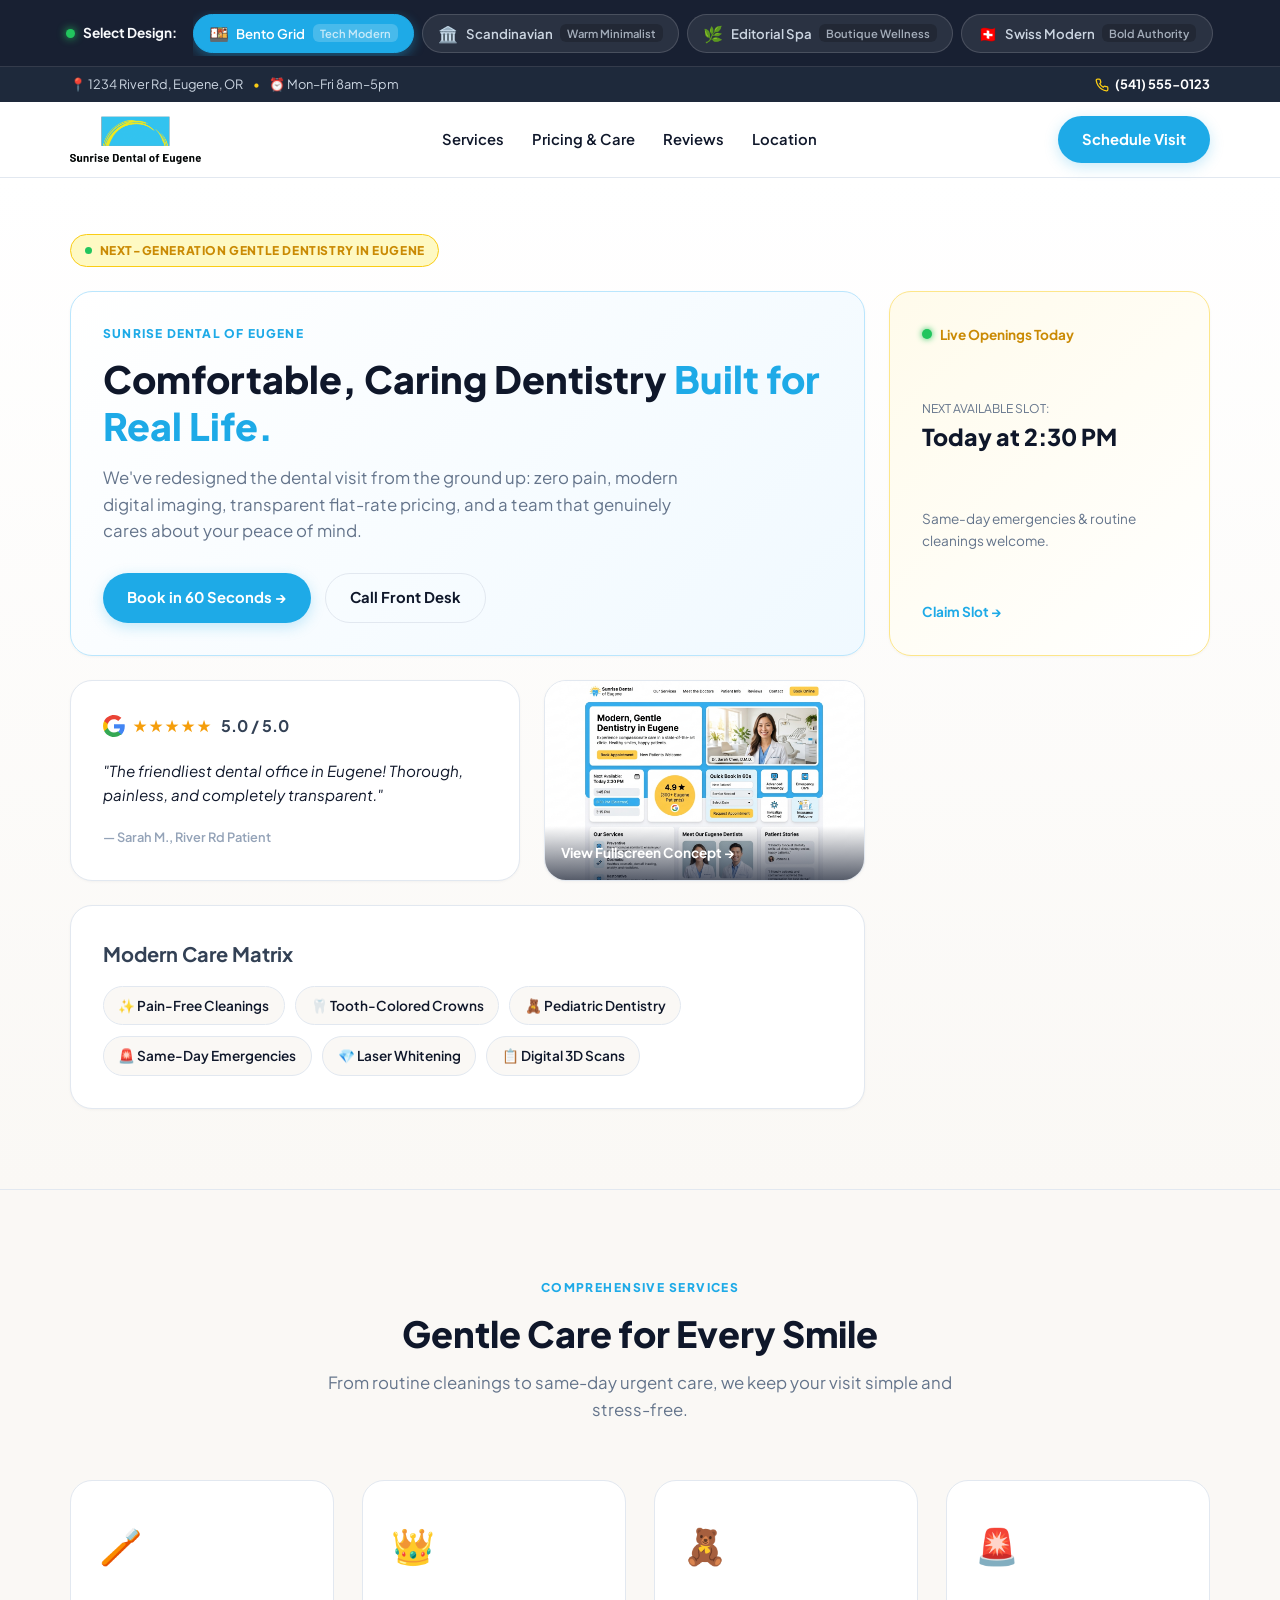
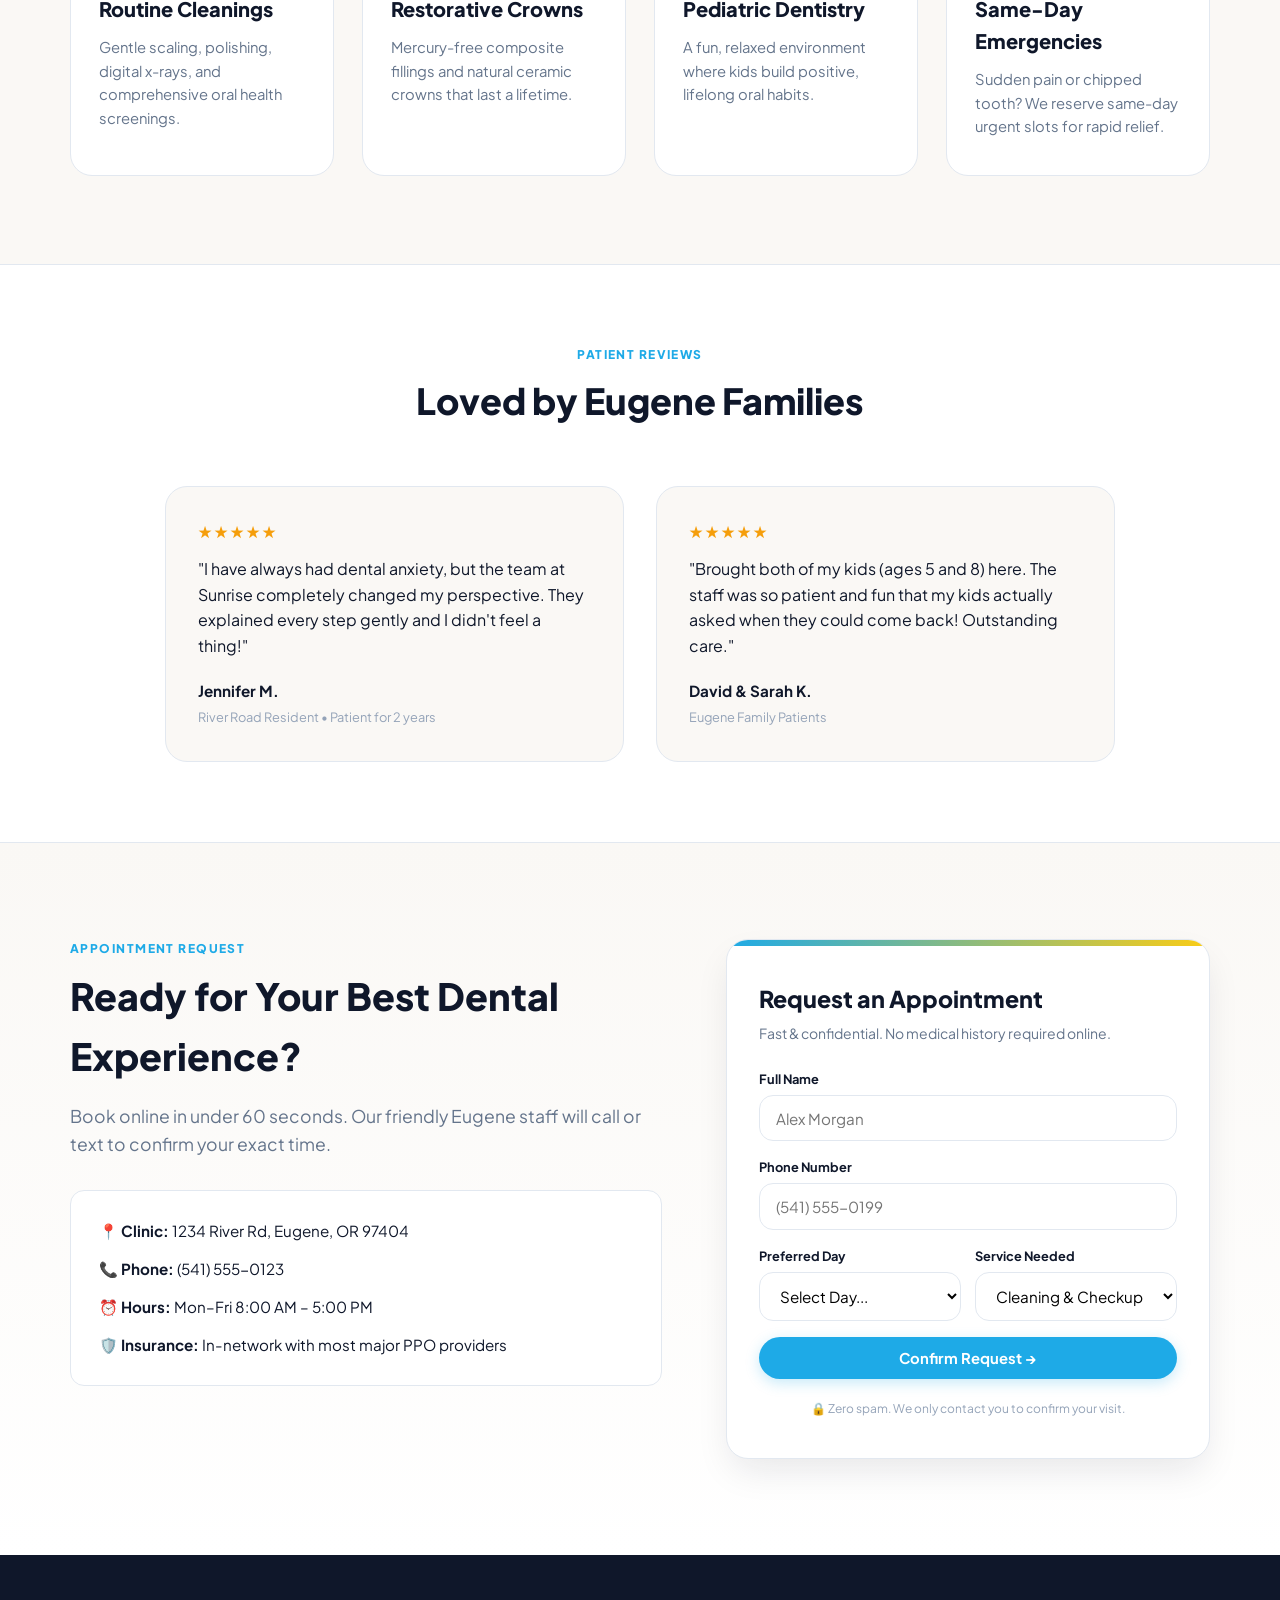
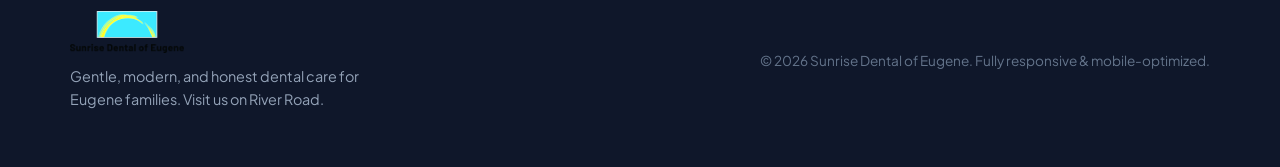
<file: index.html>
<!DOCTYPE html>
<html lang="en">
<head>
  <meta charset="UTF-8">
  <meta name="viewport" content="width=device-width, initial-scale=1.0, maximum-scale=5.0">
  <title>Sunrise Dental of Eugene | Interactive Design Mockups</title>
  <meta name="description" content="Explore 7 interactive, modern design concepts for Sunrise Dental of Eugene. Toggle between Bento-Grid, Scandinavian, Editorial Spa, Swiss Modernist, Soft Glass, Midnight Luxury, and Warm Classic layouts.">

  <!-- Open Graph -->
  <meta property="og:title" content="Sunrise Dental of Eugene — 7 Modern Design Concepts">
  <meta property="og:description" content="Click through 7 interactive, mobile-optimized design directions for Sunrise Dental of Eugene.">
  <meta property="og:image" content="assets/sunrise-logo.png">

  <!-- Fonts: Plus Jakarta Sans, Playfair Display, Space Grotesk -->
  <link rel="preconnect" href="https://fonts.googleapis.com">
  <link rel="preconnect" href="https://fonts.gstatic.com" crossorigin>
  <link href="https://fonts.googleapis.com/css2?family=Playfair+Display:ital,wght@0,500;0,600;1,400&family=Plus+Jakarta+Sans:wght@400;500;600;700;800&family=Space+Grotesk:wght@500;600;700&display=swap" rel="stylesheet">

  <link rel="stylesheet" href="style.css">

  <!-- Local SEO Schema -->
  <script type="application/ld+json">
  {
    "@context": "https://schema.org",
    "@type": "Dentist",
    "name": "Sunrise Dental of Eugene",
    "image": "assets/sunrise-logo.png",
    "telephone": "+1-541-555-0123",
    "address": {
      "@type": "PostalAddress",
      "streetAddress": "1234 River Rd",
      "addressLocality": "Eugene",
      "addressRegion": "OR",
      "postalCode": "97404",
      "addressCountry": "US"
    },
    "geo": {
      "@type": "GeoCoordinates",
      "latitude": 44.0521,
      "longitude": -123.0868
    },
    "openingHoursSpecification": [
      {
        "@type": "OpeningHoursSpecification",
        "dayOfWeek": ["Monday", "Tuesday", "Wednesday", "Thursday", "Friday"],
        "opens": "08:00",
        "closes": "17:00"
      }
    ],
    "medicalSpecialty": "Dentistry",
    "priceRange": "$$"
  }
  </script>
</head>
<body class="theme-bento">

  <!-- TOP STICKY DESIGN SWITCHER (7 Option Selector) -->
  <aside class="design-switcher-bar" aria-label="Design Concept Selector">
    <div class="switcher-container">
      <div class="switcher-label">
        <span class="live-dot"></span>
        <span class="label-text">Select Design:</span>
      </div>
      <div class="switcher-pills" role="tablist">
        <!-- Option 1 -->
        <button class="switcher-pill active" data-theme="bento" role="tab" aria-selected="true">
          <span class="pill-icon">🍱</span>
          <span class="pill-title">Bento Grid</span>
          <span class="pill-tag">Tech Modern</span>
        </button>

        <!-- Option 2 -->
        <button class="switcher-pill" data-theme="scandinavian" role="tab" aria-selected="false">
          <span class="pill-icon">🏛️</span>
          <span class="pill-title">Scandinavian</span>
          <span class="pill-tag">Warm Minimalist</span>
        </button>

        <!-- Option 3 -->
        <button class="switcher-pill" data-theme="editorial" role="tab" aria-selected="false">
          <span class="pill-icon">🌿</span>
          <span class="pill-title">Editorial Spa</span>
          <span class="pill-tag">Boutique Wellness</span>
        </button>

        <!-- Option 4 (NEW) -->
        <button class="switcher-pill" data-theme="swiss" role="tab" aria-selected="false">
          <span class="pill-icon">🇨🇭</span>
          <span class="pill-title">Swiss Modern</span>
          <span class="pill-tag">Bold Authority</span>
        </button>

        <!-- Option 5 (NEW) -->
        <button class="switcher-pill" data-theme="glass" role="tab" aria-selected="false">
          <span class="pill-icon">🪟</span>
          <span class="pill-title">Soft Glass</span>
          <span class="pill-tag">Bio-Clean UI</span>
        </button>

        <!-- Option 6 (NEW) -->
        <button class="switcher-pill" data-theme="midnight" role="tab" aria-selected="false">
          <span class="pill-icon">🌙</span>
          <span class="pill-title">Midnight Luxury</span>
          <span class="pill-tag">Cosmetic VIP</span>
        </button>

        <!-- Option 7 -->
        <button class="switcher-pill" data-theme="classic" role="tab" aria-selected="false">
          <span class="pill-icon">☀️</span>
          <span class="pill-title">Warm & Plain</span>
          <span class="pill-tag">Original Eugene</span>
        </button>
      </div>
    </div>
  </aside>

  <!-- TOP CLINIC UTILITY BAR -->
  <div class="top-clinic-bar">
    <div class="container clinic-bar-inner">
      <div class="clinic-location">
        <span>📍 1234 River Rd, Eugene, OR</span>
        <span class="bullet">•</span>
        <span>⏰ Mon–Fri 8am–5pm</span>
      </div>
      <div class="clinic-phone">
        <a href="tel:5415550123" class="phone-tap-link">
          <svg class="phone-svg" viewBox="0 0 24 24" fill="none" stroke="currentColor" stroke-width="2.2">
            <path d="M22 16.92v3a2 2 0 0 1-2.18 2 19.79 19.79 0 0 1-8.63-3.07 19.5 19.5 0 0 1-6-6 19.79 19.79 0 0 1-3.07-8.67A2 2 0 0 1 4.11 2h3a2 2 0 0 1 2 1.72 12.84 12.84 0 0 0 .7 2.81 2 2 0 0 1-.45 2.11L8.09 9.91a16 16 0 0 0 6 6l1.27-1.27a2 2 0 0 1 2.11-.45 12.84 12.84 0 0 0 2.81.7A2 2 0 0 1 22 16.92z"/>
          </svg>
          <span>(541) 555-0123</span>
        </a>
      </div>
    </div>
  </div>

  <!-- SITE HEADER -->
  <header class="main-header">
    <div class="container header-inner">
      <a href="#top" class="site-logo">
        <img src="assets/sunrise-logo.png" alt="Sunrise Dental of Eugene" class="logo-image">
      </a>

      <nav class="desktop-nav">
        <a href="#services-area">Services</a>
        <a href="#pricing-area">Pricing & Care</a>
        <a href="#reviews-area">Reviews</a>
        <a href="#booking-area">Location</a>
      </nav>

      <div class="header-right">
        <a href="#booking-card" class="btn btn-primary header-btn">Schedule Visit</a>
        <button class="mobile-menu-btn" id="mobileMenuBtn" aria-label="Open mobile navigation">
          <span></span><span></span><span></span>
        </button>
      </div>
    </div>

    <!-- Mobile Drawer Nav -->
    <div class="mobile-drawer" id="mobileDrawer">
      <a href="#services-area">Our Services</a>
      <a href="#pricing-area">Pricing & Care</a>
      <a href="#reviews-area">Patient Reviews</a>
      <a href="#booking-area">Clinic Location & Hours</a>
      <a href="tel:5415550123" class="mobile-call-link">📞 Call (541) 555-0123</a>
      <a href="#booking-card" class="btn btn-primary btn-full mobile-cta">Schedule Online</a>
    </div>
  </header>

  <!-- MAIN DYNAMIC CONTENT CONTAINER -->
  <main id="main-content">

    <!-- ===================================================================
         VIEW 1: MODERN BENTO GRID (Apple/Linear Tech-Forward)
         =================================================================== -->
    <section class="view-panel view-bento" id="view-bento">
      <div class="container">
        <div class="bento-badge-row">
          <span class="badge-tag"><span class="pulse-dot"></span> NEXT-GENERATION GENTLE DENTISTRY IN EUGENE</span>
        </div>

        <div class="bento-grid">
          <div class="bento-card bento-hero">
            <span class="bento-sub">SUNRISE DENTAL OF EUGENE</span>
            <h2>Comfortable, Caring Dentistry <span class="highlight-bento">Built for Real Life.</span></h2>
            <p>We've redesigned the dental visit from the ground up: zero pain, modern digital imaging, transparent flat-rate pricing, and a team that genuinely cares about your peace of mind.</p>
            <div class="bento-actions">
              <a href="#booking-card" class="btn btn-primary">Book in 60 Seconds &rarr;</a>
              <a href="tel:5415550123" class="btn btn-ghost">Call Front Desk</a>
            </div>
          </div>

          <div class="bento-card bento-status">
            <div class="status-indicator">
              <span class="ping-circle"></span>
              <strong>Live Openings Today</strong>
            </div>
            <div class="next-time-box">
              <span class="time-label">Next Available Slot:</span>
              <span class="time-stamp">Today at 2:30 PM</span>
            </div>
            <p class="status-note">Same-day emergencies & routine cleanings welcome.</p>
            <a href="#booking-card" class="bento-mini-btn">Claim Slot &rarr;</a>
          </div>

          <div class="bento-card bento-reviews">
            <div class="google-icon-row">
              <svg class="google-svg" viewBox="0 0 24 24"><path fill="#4285F4" d="M23.745 12.27c0-.7-.06-1.4-.19-2.07H12v4.51h6.6c-.29 1.52-1.14 2.82-2.4 3.68v3.05h3.88c2.27-2.09 3.665-5.17 3.665-9.17z"/><path fill="#34A853" d="M12 24c3.24 0 5.95-1.08 7.93-2.91l-3.88-3.05c-1.08.72-2.45 1.16-4.05 1.16-3.12 0-5.77-2.1-6.72-4.93H1.25v3.15C3.26 21.36 7.34 24 12 24z"/><path fill="#FBBC05" d="M5.28 14.27c-.25-.72-.38-1.49-.38-2.27s.13-1.55.38-2.27V6.58H1.25C.45 8.18 0 10.04 0 12s.45 3.82 1.25 5.42l4.03-3.15z"/><path fill="#EA4335" d="M12 4.75c1.77 0 3.35.61 4.6 1.8l3.42-3.42C17.95 1.19 15.24 0 12 0 7.34 0 3.26 2.64 1.25 6.58l4.03 3.15c.95-2.83 3.6-4.98 6.72-4.98z"/></svg>
              <span class="stars-val">★★★★★</span>
              <strong>5.0 / 5.0</strong>
            </div>
            <p class="review-snippet">"The friendliest dental office in Eugene! Thorough, painless, and completely transparent."</p>
            <span class="reviewer-tag">— Sarah M., River Rd Patient</span>
          </div>

          <div class="bento-card bento-preview-tile">
            <img src="assets/modern-bento-mockup.jpg" alt="Bento UI Concept" class="bento-img">
            <div class="preview-overlay">
              <span>View Fullscreen Concept &rarr;</span>
            </div>
          </div>

          <div class="bento-card bento-services">
            <h3>Modern Care Matrix</h3>
            <div class="services-chips">
              <span class="chip">✨ Pain-Free Cleanings</span>
              <span class="chip">🦷 Tooth-Colored Crowns</span>
              <span class="chip">🧸 Pediatric Dentistry</span>
              <span class="chip">🚨 Same-Day Emergencies</span>
              <span class="chip">💎 Laser Whitening</span>
              <span class="chip">📋 Digital 3D Scans</span>
            </div>
          </div>
        </div>
      </div>
    </section>


    <!-- ===================================================================
         VIEW 2: SCANDINAVIAN WARM MINIMALIST (Airy & Architectural)
         =================================================================== -->
    <section class="view-panel view-scandinavian" id="view-scandinavian">
      <div class="container">
        <div class="scandi-grid">
          <div class="scandi-text">
            <span class="scandi-sub">EUGENE, OREGON • EST. 2026</span>
            <h1 class="scandi-title">A Calm Sanctuary for Your Smile.</h1>
            <p class="scandi-lead">We believe dental visits should calm your senses rather than provoke anxiety. Our sun-drenched River Road studio combines natural light, Scandinavian acoustic dampening, and gentle conservative care.</p>
            
            <div class="scandi-pillars">
              <div class="scandi-pillar">
                <span class="pillar-num">01</span>
                <div>
                  <h4>Zero Pressure</h4>
                  <p>We preserve your natural teeth and only recommend necessary care.</p>
                </div>
              </div>
              <div class="scandi-pillar">
                <span class="pillar-num">02</span>
                <div>
                  <h4>Acoustic Peace</h4>
                  <p>Noise-canceling suites and warm blankets create a peaceful experience.</p>
                </div>
              </div>
            </div>

            <div class="scandi-cta-row">
              <a href="#booking-card" class="scandi-pill-btn">Reserve a Private Suite &rarr;</a>
              <span class="scandi-phone">or call (541) 555-0123</span>
            </div>
          </div>

          <div class="scandi-visual">
            <div class="scandi-frame">
              <img src="assets/modern-scandinavian-mockup.jpg" alt="Scandinavian Studio Interior" class="scandi-hero-img">
            </div>
            <div class="scandi-caption">
              <span>Sunlight Suites at 1234 River Rd, Eugene</span>
            </div>
          </div>
        </div>
      </div>
    </section>


    <!-- ===================================================================
         VIEW 3: EDITORIAL BOUTIQUE DENTAL SPA (Wellness Club Feel)
         =================================================================== -->
    <section class="view-panel view-editorial" id="view-editorial">
      <div class="container">
        <div class="editorial-header">
          <span class="editorial-kicker">WELLNESS • RESTORATION • PRESERVATION</span>
          <h1 class="editorial-headline">A Refreshing Take on Dental Health.</h1>
          <p class="editorial-intro">Designed like a boutique wellness retreat. Experience custom aromatherapy, non-toxic materials, and completely transparent flat-rate pricing.</p>
        </div>

        <div class="editorial-suite-banner">
          <div class="suite-img-wrapper">
            <img src="assets/modern-editorial-mockup.jpg" alt="Editorial Dental Lounge">
          </div>
        </div>

        <!-- Transparent Flat-Rate Pricing Menu -->
        <div class="editorial-pricing" id="pricing-area">
          <div class="pricing-title text-center">
            <span class="sub-tag">TRANSPARENT PRICING</span>
            <h3>Simple, Honest Rates. Zero Surprise Bills.</h3>
          </div>

          <div class="pricing-cards-grid">
            <div class="price-card">
              <span class="price-tag">PREVENTATIVE</span>
              <h4>Comprehensive Exam & Clean</h4>
              <div class="price-val">$149 <span>/ visit</span></div>
              <p>Full scale, polish, periodontal charting, and digital low-radiation x-rays.</p>
              <a href="#booking-card" class="btn btn-secondary btn-full">Book Exam</a>
            </div>

            <div class="price-card featured-price">
              <span class="price-tag gold-tag">MOST POPULAR</span>
              <h4>Annual Family Membership</h4>
              <div class="price-val">$29 / mo</div>
              <p>2 cleanings, unlimited x-rays, exams, plus 20% off all restorative procedures.</p>
              <a href="#booking-card" class="btn btn-primary btn-full">Join Membership</a>
            </div>

            <div class="price-card">
              <span class="price-tag">COSMETIC</span>
              <h4>Express Laser Whitening</h4>
              <div class="price-val">$299 <span>flat</span></div>
              <p>Up to 7 shades brighter in a single 45-minute comfortable session.</p>
              <a href="#booking-card" class="btn btn-secondary btn-full">Book Whitening</a>
            </div>
          </div>
        </div>
      </div>
    </section>


    <!-- ===================================================================
         VIEW 4: SWISS MODERNIST (NEW - Bold Authority & Typographic Grid)
         =================================================================== -->
    <section class="view-panel view-swiss" id="view-swiss">
      <div class="container">
        <div class="swiss-top-meta">
          <span>OR / 97404</span>
          <span>SUNRISE DENTAL CLINICAL PRACTICE</span>
          <span>EUGENE, OREGON</span>
        </div>

        <div class="swiss-hero-wrapper">
          <div class="swiss-bold-statement">
            <h1>EXACTING CARE.<br><span class="swiss-blue">MEASURABLE</span> COMFORT.</h1>
          </div>
          
          <div class="swiss-manifesto-grid">
            <div class="swiss-lead-col">
              <p class="swiss-lead-text">
                We reject confusing medical jargon and rushed procedures. Sunrise Dental operates on strict clinical transparency, uncompromising gentle standards, and clear treatment pathways.
              </p>
              <div class="swiss-cta-box">
                <a href="#booking-card" class="swiss-solid-btn">SCHEDULE APPOINTMENT [ONLINE] &rarr;</a>
                <span class="swiss-direct-call">DIRECT LINE: (541) 555-0123</span>
              </div>
            </div>

            <div class="swiss-protocols-col">
              <div class="protocol-row">
                <span class="protocol-index">01/</span>
                <div class="protocol-detail">
                  <h4>DIAGNOSTIC PRECISION</h4>
                  <p>Sub-millimeter 3D imaging, low-dose digital radiographs, and intraoral cameras.</p>
                </div>
              </div>

              <div class="protocol-row">
                <span class="protocol-index">02/</span>
                <div class="protocol-detail">
                  <h4>CONSERVATIVE RESTORATION</h4>
                  <p>Preservation-first dentistry. We restore structural integrity using biocompatible monolith ceramics.</p>
                </div>
              </div>

              <div class="protocol-row">
                <span class="protocol-index">03/</span>
                <div class="protocol-detail">
                  <h4>RAPID EMERGENCY RESPONSE</h4>
                  <p>Same-day triage for trauma, severe toothache, and fractures. Dedicated morning slots.</p>
                </div>
              </div>
            </div>
          </div>
        </div>
      </div>
    </section>


    <!-- ===================================================================
         VIEW 5: SOFT GLASSMORPHISM (NEW - Translucent Frosted Bio-Clean)
         =================================================================== -->
    <section class="view-panel view-glass" id="view-glass">
      <div class="glass-orb glass-orb-1"></div>
      <div class="glass-orb glass-orb-2"></div>
      <div class="glass-orb glass-orb-3"></div>

      <div class="container glass-relative">
        <div class="glass-hero-card">
          <div class="glass-tag">✨ PURE BIOLOGICAL COMFORT</div>
          <h2>A Breath of Fresh Air in <span class="glass-highlight">Eugene Dental Care</span></h2>
          <p class="glass-desc">Step into an ultra-clean, serene environment where state-of-the-art care feels completely weightless. Gentle air-flow cleanings, warm blankets, and zero stress.</p>

          <div class="glass-stats-grid">
            <div class="glass-stat-item">
              <span class="stat-big">100%</span>
              <span class="stat-desc">Pain-Free Approach</span>
            </div>
            <div class="glass-stat-item">
              <span class="stat-big">5.0 ★</span>
              <span class="stat-desc">Patient Satisfaction</span>
            </div>
            <div class="glass-stat-item">
              <span class="stat-big">0 min</span>
              <span class="stat-desc">Average Waiting Room Time</span>
            </div>
          </div>

          <div class="glass-btn-row">
            <a href="#booking-card" class="glass-cta-btn">Book Your Pain-Free Visit &rarr;</a>
            <span class="glass-call">or call (541) 555-0123</span>
          </div>
        </div>
      </div>
    </section>


    <!-- ===================================================================
         VIEW 6: MIDNIGHT SUNRISE (NEW - Luxury Cosmetic Dark Mode)
         =================================================================== -->
    <section class="view-panel view-midnight" id="view-midnight">
      <div class="midnight-radial-glow"></div>
      <div class="container midnight-relative">
        <div class="midnight-grid">
          <div class="midnight-copy">
            <span class="gold-kicker">COSMETIC & RESTORATIVE EXCELLENCE</span>
            <h1>The Art of the <span class="gold-shimmer">Radiant Smile.</span></h1>
            <p>Sunrise Dental Studio delivers high-aesthetic cosmetic smile design in a tranquil private lounge. From hand-crafted porcelain veneers to gentle laser whitening, discover dentistry elevated to fine art.</p>

            <div class="midnight-features-list">
              <div class="midnight-feat">
                <span class="feat-star">✦</span>
                <span>Bespoke Hand-Crafted Veneers</span>
              </div>
              <div class="midnight-feat">
                <span class="feat-star">✦</span>
                <span>Private VIP Soundproof Suites</span>
              </div>
              <div class="midnight-feat">
                <span class="feat-star">✦</span>
                <span>In-Office Laser Spa Whitening</span>
              </div>
            </div>

            <div class="midnight-btn-group">
              <a href="#booking-card" class="btn-gold-vip">Request VIP Consultation &rarr;</a>
              <a href="tel:5415550123" class="btn-dark-outline">Concierge Line (541) 555-0123</a>
            </div>
          </div>

          <div class="midnight-card-frame">
            <div class="midnight-inner-card">
              <span class="vip-badge">VIP STUDIO PASS</span>
              <h3>Private Consultation</h3>
              <p>Meet 1-on-1 with our lead dentist for a comprehensive 3D smile scan and custom aesthetic treatment plan.</p>
              <div class="vip-divider"></div>
              <div class="vip-perks">
                <span>✓ Zero Wait Guarantee</span>
                <span>✓ 3D Virtual Smile Preview</span>
                <span>✓ All PPO Insurances Welcomed</span>
              </div>
              <a href="#booking-card" class="btn-gold-full">Claim Consultation</a>
            </div>
          </div>
        </div>
      </div>
    </section>


    <!-- ===================================================================
         VIEW 7: WARM & PLAIN (Original Eugene Community Layout)
         =================================================================== -->
    <section class="view-panel view-classic" id="view-classic">
      <div class="container">
        <div class="classic-hero-grid">
          <div class="classic-hero-text">
            <div class="badge-tag">☀️ WARM & FRIENDLY NEIGHBORHOOD CARE</div>
            <h1>Gentle, Honest Dental Care in <span class="highlight-blue">Eugene</span></h1>
            <p>Your trusted dental home in Eugene, Oregon. Gentle routine checkups, pain-free emergency visits, and pediatric care for the entire family.</p>
            <div class="classic-pills">
              <span>✔ Accepting New Patients</span>
              <span>✔ Same-Day Emergencies</span>
              <span>✔ Most Insurances In-Network</span>
            </div>
            <div class="classic-actions">
              <a href="#booking-card" class="btn btn-primary">Schedule Appointment</a>
              <a href="tel:5415550123" class="btn btn-secondary">Call (541) 555-0123</a>
            </div>
          </div>
          <div class="classic-hero-image">
            <img src="assets/sunrise-mockup-b.jpg" alt="Sunrise Dental Warm Layout">
          </div>
        </div>
      </div>
    </section>


    <!-- ===================================================================
         SHARED UNIVERSAL SECTIONS (Services, Reviews & Booking)
         =================================================================== -->

    <!-- Universal Services Overview -->
    <section class="services-universal" id="services-area">
      <div class="container">
        <div class="section-title text-center">
          <span class="sub-tag">COMPREHENSIVE SERVICES</span>
          <h2>Gentle Care for Every Smile</h2>
          <p>From routine cleanings to same-day urgent care, we keep your visit simple and stress-free.</p>
        </div>

        <div class="services-grid-4">
          <div class="service-card-clean">
            <div class="service-icon">🪥</div>
            <h3>Routine Cleanings</h3>
            <p>Gentle scaling, polishing, digital x-rays, and comprehensive oral health screenings.</p>
          </div>
          <div class="service-card-clean">
            <div class="service-icon">👑</div>
            <h3>Restorative Crowns</h3>
            <p>Mercury-free composite fillings and natural ceramic crowns that last a lifetime.</p>
          </div>
          <div class="service-card-clean">
            <div class="service-icon">🧸</div>
            <h3>Pediatric Dentistry</h3>
            <p>A fun, relaxed environment where kids build positive, lifelong oral habits.</p>
          </div>
          <div class="service-card-clean emergency-card">
            <div class="service-icon">🚨</div>
            <h3>Same-Day Emergencies</h3>
            <p>Sudden pain or chipped tooth? We reserve same-day urgent slots for rapid relief.</p>
          </div>
        </div>
      </div>
    </section>

    <!-- Universal Patient Reviews -->
    <section class="reviews-universal" id="reviews-area">
      <div class="container">
        <div class="section-title text-center">
          <span class="sub-tag">PATIENT REVIEWS</span>
          <h2>Loved by Eugene Families</h2>
        </div>

        <div class="reviews-slider">
          <div class="review-quote-card">
            <div class="stars">★★★★★</div>
            <p class="quote">"I have always had dental anxiety, but the team at Sunrise completely changed my perspective. They explained every step gently and I didn't feel a thing!"</p>
            <div class="author">
              <strong>Jennifer M.</strong>
              <span>River Road Resident • Patient for 2 years</span>
            </div>
          </div>

          <div class="review-quote-card">
            <div class="stars">★★★★★</div>
            <p class="quote">"Brought both of my kids (ages 5 and 8) here. The staff was so patient and fun that my kids actually asked when they could come back! Outstanding care."</p>
            <div class="author">
              <strong>David & Sarah K.</strong>
              <span>Eugene Family Patients</span>
            </div>
          </div>
        </div>
      </div>
    </section>

    <!-- Universal Booking Card Section -->
    <section class="booking-section-wrap" id="booking-area">
      <div class="container booking-grid-wrap">
        <div class="booking-info-left">
          <span class="sub-tag">APPOINTMENT REQUEST</span>
          <h2>Ready for Your Best Dental Experience?</h2>
          <p>Book online in under 60 seconds. Our friendly Eugene staff will call or text to confirm your exact time.</p>
          <div class="clinic-details-box">
            <p><strong>📍 Clinic:</strong> 1234 River Rd, Eugene, OR 97404</p>
            <p><strong>📞 Phone:</strong> <a href="tel:5415550123">(541) 555-0123</a></p>
            <p><strong>⏰ Hours:</strong> Mon–Fri 8:00 AM – 5:00 PM</p>
            <p><strong>🛡️ Insurance:</strong> In-network with most major PPO providers</p>
          </div>
        </div>

        <!-- Interactive Booking Card -->
        <div class="booking-card" id="booking-card">
          <div class="card-accent-bar"></div>
          <div class="card-header">
            <h3>Request an Appointment</h3>
            <p>Fast & confidential. No medical history required online.</p>
          </div>

          <form id="appointmentForm" class="clean-form">
            <div class="form-group">
              <label for="pName">Full Name</label>
              <input type="text" id="pName" placeholder="Alex Morgan" required>
            </div>

            <div class="form-group">
              <label for="pPhone">Phone Number</label>
              <input type="tel" id="pPhone" placeholder="(541) 555-0199" required>
            </div>

            <div class="form-row">
              <div class="form-group">
                <label for="pDay">Preferred Day</label>
                <select id="pDay" required>
                  <option value="">Select Day...</option>
                  <option value="Monday">Monday</option>
                  <option value="Tuesday">Tuesday</option>
                  <option value="Wednesday">Wednesday</option>
                  <option value="Thursday">Thursday</option>
                  <option value="Friday">Friday</option>
                </select>
              </div>

              <div class="form-group">
                <label for="pService">Service Needed</label>
                <select id="pService" required>
                  <option value="cleaning">Cleaning & Checkup</option>
                  <option value="emergency">Urgent / Toothache</option>
                  <option value="family">Pediatric / Family</option>
                  <option value="whitening">Cosmetic Whitening</option>
                </select>
              </div>
            </div>

            <button type="submit" class="btn btn-primary btn-full submit-btn">Confirm Request &rarr;</button>
            <p class="privacy-note">🔒 Zero spam. We only contact you to confirm your visit.</p>
          </form>

          <!-- Success State -->
          <div class="booking-success" id="bookingSuccess">
            <div class="success-check">☀️</div>
            <h3>Request Confirmed!</h3>
            <p>Thank you, <strong id="successPatient">Neighbor</strong>. Our Eugene front desk will call you at <strong id="successNumber">your phone</strong> shortly to finalize your appointment!</p>
            <button type="button" class="btn btn-secondary btn-full" id="newRequestBtn">Submit Another Request</button>
          </div>
        </div>
      </div>
    </section>

  </main>

  <!-- MOBILE BOTTOM STICKY BAR -->
  <div class="mobile-sticky-bar">
    <a href="tel:5415550123" class="mobile-bar-btn call-btn">
      <span>📞 Call Office</span>
    </a>
    <a href="#booking-card" class="mobile-bar-btn book-btn">
      <span>📅 Book Visit</span>
    </a>
  </div>

  <!-- FOOTER -->
  <footer class="site-footer">
    <div class="container footer-content">
      <div class="footer-brand">
        <img src="assets/sunrise-logo.png" alt="Sunrise Dental of Eugene" class="footer-logo-img">
        <p>Gentle, modern, and honest dental care for Eugene families. Visit us on River Road.</p>
      </div>
      <div class="footer-meta">
        <p>&copy; 2026 Sunrise Dental of Eugene. Fully responsive & mobile-optimized.</p>
      </div>
    </div>
  </footer>

  <script src="app.js"></script>
</body>
</html>
</file>
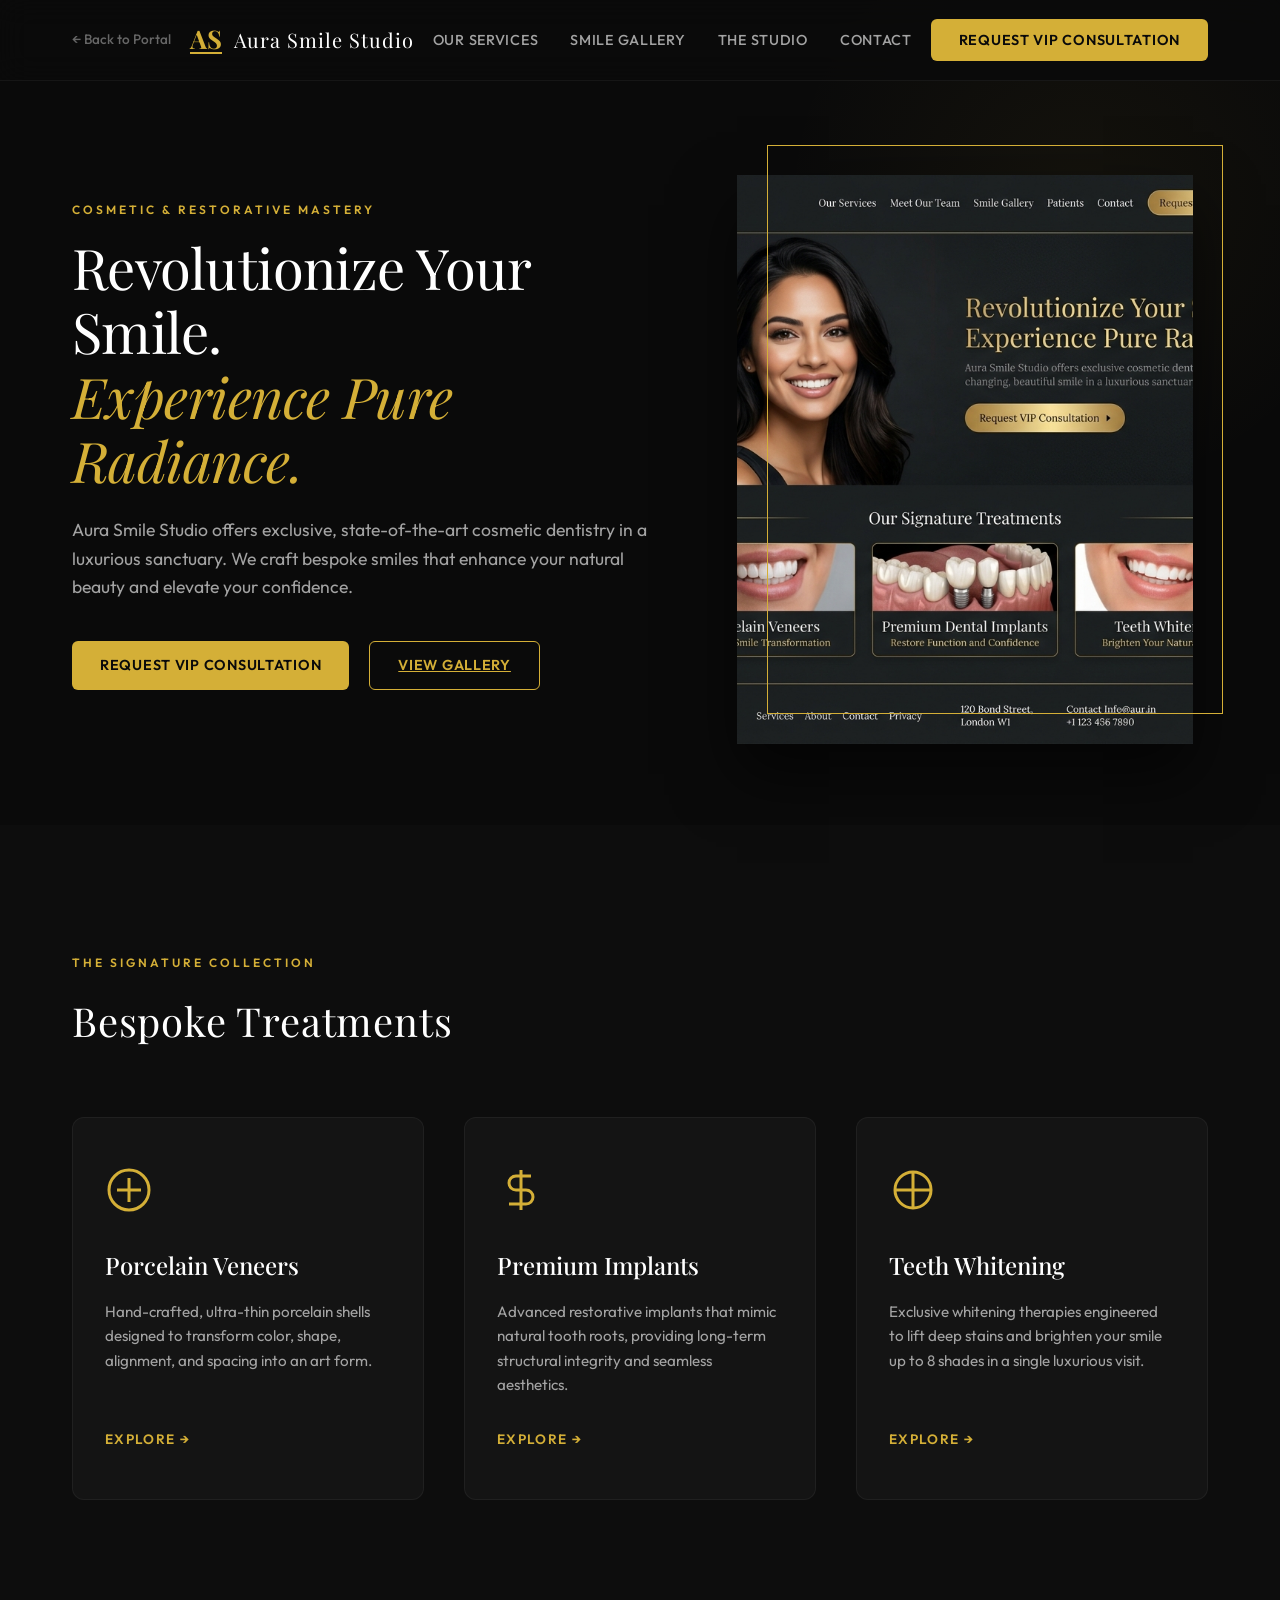
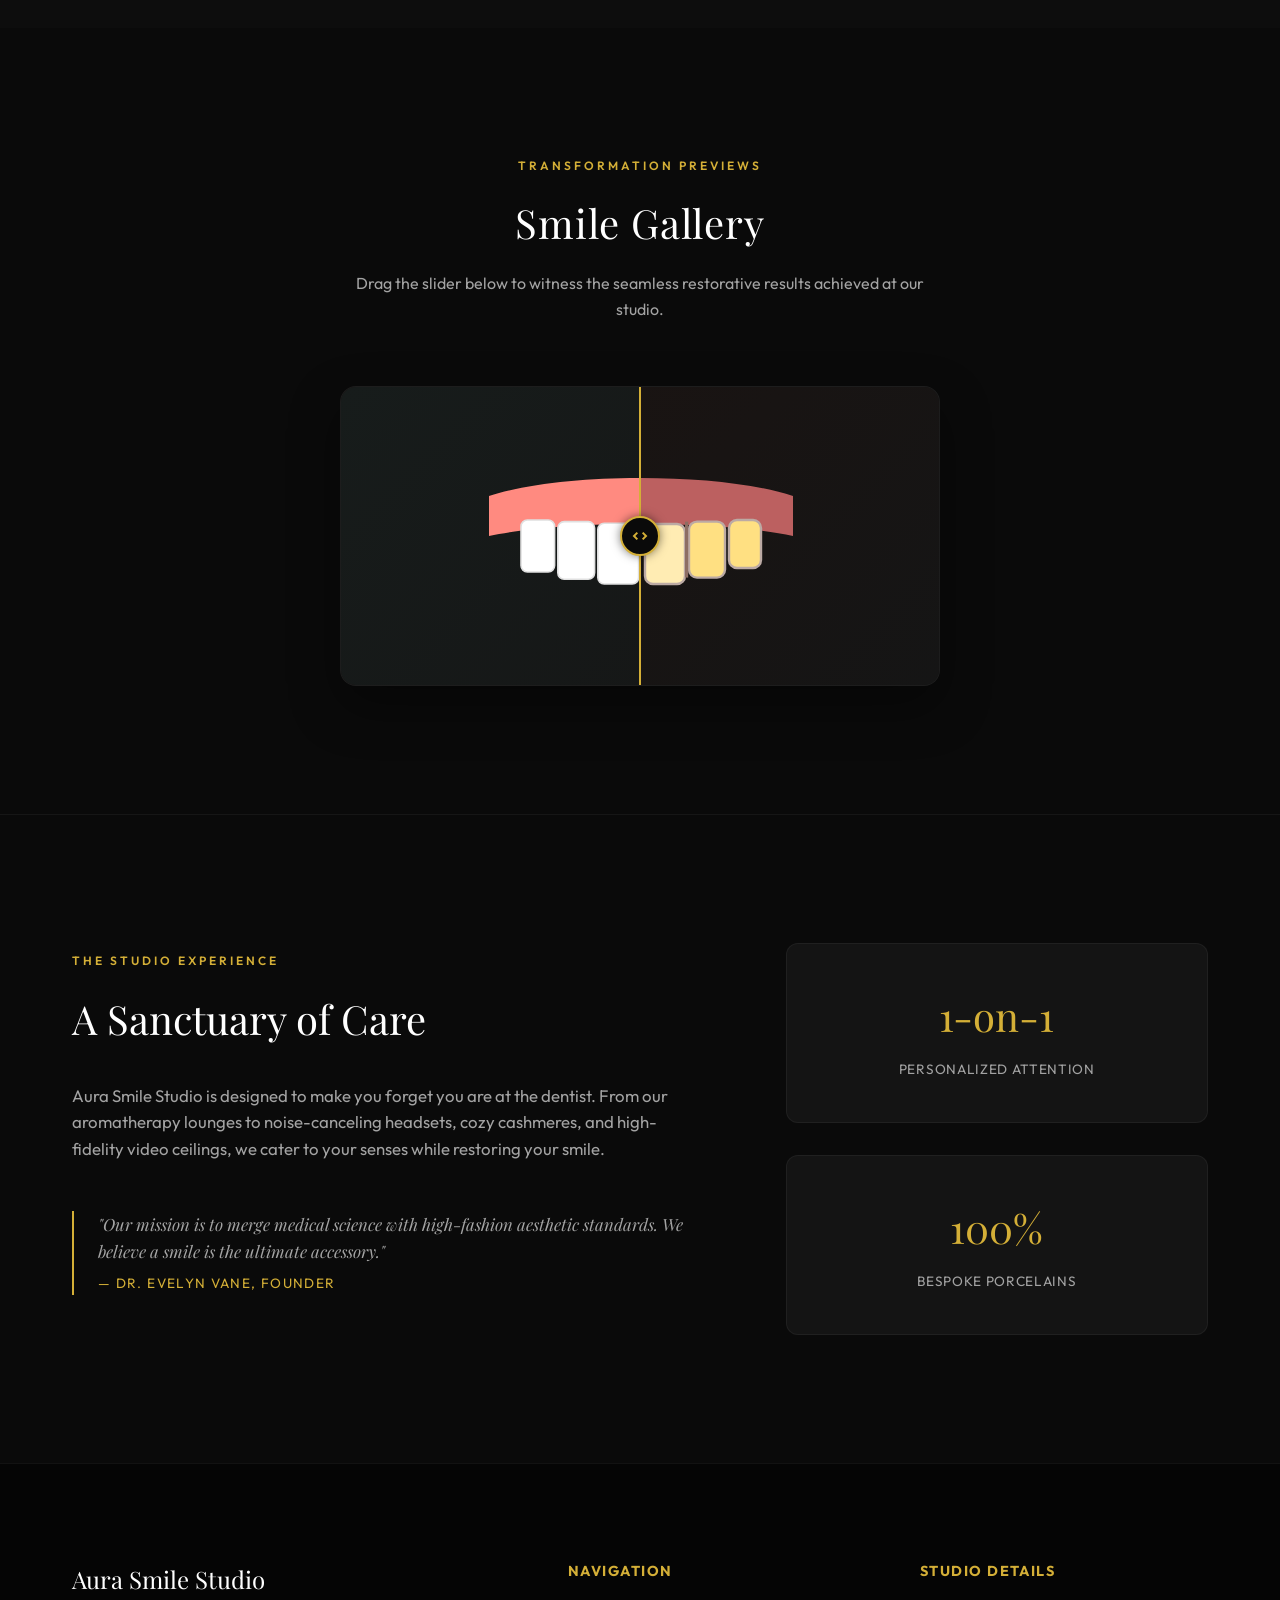
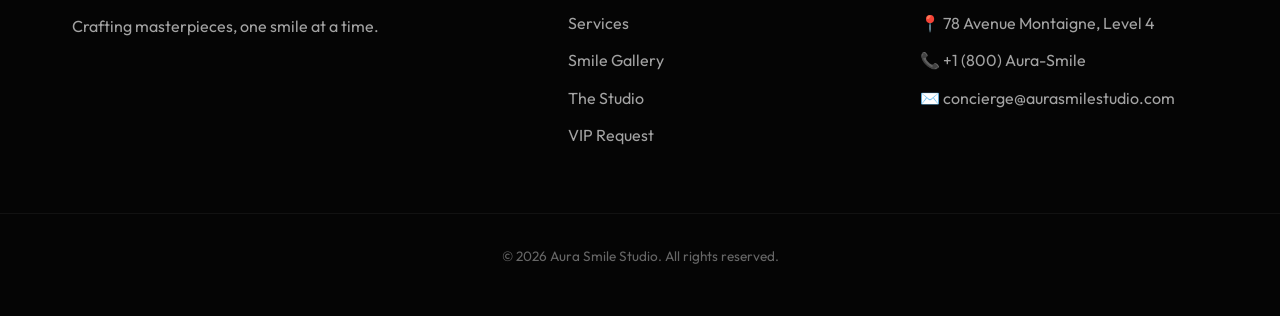
<file: aura-smile/index.html>
<!DOCTYPE html>
<html lang="en">
<head>
  <meta charset="UTF-8">
  <meta name="viewport" content="width=device-width, initial-scale=1.0">
  <title>Aura Smile Studio - Luxury Cosmetic Dentistry</title>
  <link rel="preconnect" href="https://fonts.googleapis.com">
  <link rel="preconnect" href="https://fonts.gstatic.com" crossorigin>
  <link href="https://fonts.googleapis.com/css2?family=Playfair+Display:ital,wght@0,400;0,600;0,700;1,400&family=Outfit:wght@300;400;500;600&display=swap" rel="stylesheet">
  <link rel="stylesheet" href="style.css">
</head>
<body>
  <!-- Global glow accents -->
  <div class="glow-point"></div>

  <!-- Header Navigation -->
  <header class="navbar">
    <div class="nav-container">
      <a href="../index.html" class="back-link">&larr; Back to Portal</a>
      <div class="logo">
        <span class="logo-initials">AS</span>
        <span class="logo-text">Aura Smile Studio</span>
      </div>
      <nav class="nav-menu">
        <a href="#services">Our Services</a>
        <a href="#gallery">Smile Gallery</a>
        <a href="#about">The Studio</a>
        <a href="#contact">Contact</a>
      </nav>
      <button class="btn btn-gold btn-consult">Request VIP Consultation</button>
    </div>
  </header>

  <!-- Hero Section -->
  <section class="hero">
    <div class="container hero-grid">
      <div class="hero-text">
        <span class="gold-sub">COSMETIC & RESTORATIVE MASTERY</span>
        <h1>Revolutionize Your Smile.<br><span class="italic-serif">Experience Pure Radiance.</span></h1>
        <p class="hero-desc">Aura Smile Studio offers exclusive, state-of-the-art cosmetic dentistry in a luxurious sanctuary. We craft bespoke smiles that enhance your natural beauty and elevate your confidence.</p>
        <div class="hero-actions">
          <button class="btn btn-gold btn-consult">Request VIP Consultation</button>
          <a href="#gallery" class="btn btn-outline-gold">View Gallery</a>
        </div>
      </div>
      <div class="hero-image-frame">
        <div class="image-border"></div>
        <div class="image-container">
          <img src="../assets/aura-mockup.jpg" alt="Aura Smile Studio Consultation">
        </div>
      </div>
    </div>
  </section>

  <!-- Services Section -->
  <section id="services" class="services">
    <div class="container">
      <div class="section-title">
        <span class="gold-sub">THE SIGNATURE COLLECTION</span>
        <h2>Bespoke Treatments</h2>
      </div>

      <div class="services-grid">
        <!-- Service Card 1 -->
        <div class="service-card">
          <div class="card-icon">
            <svg viewBox="0 0 24 24" fill="none" stroke="currentColor" stroke-width="1.5">
              <path d="M12 22c5.523 0 10-4.477 10-10S17.523 2 12 2 2 6.477 2 12s4.477 10 10 10z"/>
              <path d="M12 6v12M6 12h12"/>
            </svg>
          </div>
          <h3>Porcelain Veneers</h3>
          <p>Hand-crafted, ultra-thin porcelain shells designed to transform color, shape, alignment, and spacing into an art form.</p>
          <a href="#" class="service-link btn-consult">Explore &rarr;</a>
        </div>

        <!-- Service Card 2 -->
        <div class="service-card">
          <div class="card-icon">
            <svg viewBox="0 0 24 24" fill="none" stroke="currentColor" stroke-width="1.5">
              <path d="M12 2v20M17 5H9.5a3.5 3.5 0 0 0 0 7h5a3.5 3.5 0 0 1 0 7H6"/>
            </svg>
          </div>
          <h3>Premium Implants</h3>
          <p>Advanced restorative implants that mimic natural tooth roots, providing long-term structural integrity and seamless aesthetics.</p>
          <a href="#" class="service-link btn-consult">Explore &rarr;</a>
        </div>

        <!-- Service Card 3 -->
        <div class="service-card">
          <div class="card-icon">
            <svg viewBox="0 0 24 24" fill="none" stroke="currentColor" stroke-width="1.5">
              <path d="M12 3v18M3 12h18"/>
              <circle cx="12" cy="12" r="9"/>
            </svg>
          </div>
          <h3>Teeth Whitening</h3>
          <p>Exclusive whitening therapies engineered to lift deep stains and brighten your smile up to 8 shades in a single luxurious visit.</p>
          <a href="#" class="service-link btn-consult">Explore &rarr;</a>
        </div>
      </div>
    </div>
  </section>

  <!-- Interactive Gallery (Before/After Slider) -->
  <section id="gallery" class="gallery">
    <div class="container">
      <div class="section-title text-center">
        <span class="gold-sub">TRANSFORMATION PREVIEWS</span>
        <h2>Smile Gallery</h2>
        <p class="section-desc">Drag the slider below to witness the seamless restorative results achieved at our studio.</p>
      </div>

      <!-- Before/After Slider Component -->
      <div class="slider-wrapper">
        <div class="before-after-container">
          <!-- Before Image (Base) -->
          <div class="image-before">
            <div class="teeth-graphic yellowish">
              <!-- SVG Representing stylized unaligned/yellowed teeth -->
              <svg viewBox="0 0 400 200" fill="none" xmlns="http://www.w3.org/2000/svg">
                <!-- Gum -->
                <path d="M10 50C100 20 300 20 390 50V100C300 80 100 80 10 100V50Z" fill="#e57373" opacity="0.8"/>
                <!-- Yellowish Teeth -->
                <rect x="50" y="80" width="40" height="60" rx="10" fill="#FFE082" stroke="#BCAAA4" stroke-width="3"/>
                <rect x="95" y="82" width="45" height="70" rx="10" fill="#FFE082" stroke="#BCAAA4" stroke-width="3"/>
                <rect x="145" y="85" width="50" height="75" rx="10" fill="#FFE082" stroke="#BCAAA4" stroke-width="3"/>
                <rect x="205" y="85" width="50" height="75" rx="10" fill="#FFECB3" stroke="#BCAAA4" stroke-width="3"/>
                <rect x="260" y="82" width="45" height="70" rx="10" fill="#FFE082" stroke="#BCAAA4" stroke-width="3"/>
                <rect x="310" y="80" width="40" height="60" rx="10" fill="#FFE082" stroke="#BCAAA4" stroke-width="3"/>
                <!-- Dark Overlay or Gap for "before" look -->
                <line x1="145" y1="85" x2="145" y2="160" stroke="#8D6E63" stroke-width="4"/>
                <line x1="257" y1="82" x2="257" y2="152" stroke="#8D6E63" stroke-width="4"/>
              </svg>
              <div class="label-tag tag-before">BEFORE TREATMENT</div>
            </div>
          </div>

          <!-- After Image (Overlay, width clipped) -->
          <div class="image-after" id="afterImage">
            <div class="teeth-graphic white-bright">
              <!-- SVG Representing perfect straight white teeth -->
              <svg viewBox="0 0 400 200" fill="none" xmlns="http://www.w3.org/2000/svg">
                <!-- Gum -->
                <path d="M10 50C100 20 300 20 390 50V100C300 80 100 80 10 100V50Z" fill="#ff8a80"/>
                <!-- Perfect White Teeth -->
                <rect x="50" y="80" width="42" height="65" rx="8" fill="#FFFFFF" stroke="#E0E0E0" stroke-width="2"/>
                <rect x="96" y="82" width="46" height="72" rx="8" fill="#FFFFFF" stroke="#E0E0E0" stroke-width="2"/>
                <rect x="146" y="84" width="51" height="76" rx="8" fill="#FFFFFF" stroke="#E0E0E0" stroke-width="2"/>
                <rect x="201" y="84" width="51" height="76" rx="8" fill="#FFFFFF" stroke="#E0E0E0" stroke-width="2"/>
                <rect x="256" y="82" width="46" height="72" rx="8" fill="#FFFFFF" stroke="#E0E0E0" stroke-width="2"/>
                <rect x="306" y="80" width="42" height="65" rx="8" fill="#FFFFFF" stroke="#E0E0E0" stroke-width="2"/>
              </svg>
              <div class="label-tag tag-after">AFTER CLINICAL ARTISTRY</div>
            </div>
          </div>

          <!-- Slide bar and handle -->
          <div class="slider-handle" id="sliderHandle">
            <div class="handle-line"></div>
            <div class="handle-button">
              <svg viewBox="0 0 24 24" fill="none" stroke="currentColor" stroke-width="3">
                <path d="M8 7l-5 5 5 5M16 7l5 5-5 5"/>
              </svg>
            </div>
            <div class="handle-line"></div>
          </div>
          
          <!-- Invisible range input covering the area -->
          <input type="range" min="0" max="100" value="50" class="slider-input" id="sliderRange">
        </div>
      </div>
    </div>
  </section>

  <!-- The Studio Section -->
  <section id="about" class="about">
    <div class="container about-grid">
      <div class="about-text">
        <span class="gold-sub">THE STUDIO EXPERIENCE</span>
        <h2>A Sanctuary of Care</h2>
        <p>Aura Smile Studio is designed to make you forget you are at the dentist. From our aromatherapy lounges to noise-canceling headsets, cozy cashmeres, and high-fidelity video ceilings, we cater to your senses while restoring your smile.</p>
        <p class="quote">"Our mission is to merge medical science with high-fashion aesthetic standards. We believe a smile is the ultimate accessory." <span class="author">&mdash; Dr. Evelyn Vane, Founder</span></p>
      </div>
      <div class="about-stats">
        <div class="stat-card">
          <span class="stat-number">1-on-1</span>
          <span class="stat-lbl">Personalized Attention</span>
        </div>
        <div class="stat-card">
          <span class="stat-number">100%</span>
          <span class="stat-lbl">Bespoke Porcelains</span>
        </div>
      </div>
    </div>
  </section>

  <!-- Footer Contact -->
  <footer class="footer">
    <div class="container footer-grid">
      <div class="footer-brand">
        <h2>Aura Smile Studio</h2>
        <p>Crafting masterpieces, one smile at a time.</p>
      </div>
      <div class="footer-nav">
        <h4>Navigation</h4>
        <a href="#services">Services</a>
        <a href="#gallery">Smile Gallery</a>
        <a href="#about">The Studio</a>
        <a href="#" class="btn-consult">VIP Request</a>
      </div>
      <div class="footer-info">
        <h4>Studio Details</h4>
        <p>📍 78 Avenue Montaigne, Level 4</p>
        <p>📞 +1 (800) Aura-Smile</p>
        <p>✉️ concierge@aurasmilestudio.com</p>
      </div>
    </div>
    <div class="footer-bottom">
      <p>&copy; 2026 Aura Smile Studio. All rights reserved.</p>
    </div>
  </footer>

  <!-- VIP consultation modal -->
  <div class="modal-overlay" id="consultModal">
    <div class="modal-card">
      <button class="modal-close">&times;</button>
      <div class="modal-header">
        <h3>VIP Consultation Request</h3>
        <p>We are delighted to welcome you. Complete this request, and our private concierge will contact you within 24 hours.</p>
      </div>
      <form id="consultForm" class="modal-form">
        <div class="form-group">
          <label>Full Name</label>
          <input type="text" id="vipName" required placeholder="Evelyn Carter">
        </div>
        <div class="form-group">
          <label>Phone Number</label>
          <input type="tel" id="vipPhone" required placeholder="+1 (555) 000-1122">
        </div>
        <div class="form-group">
          <label>Desired Enhancements</label>
          <select id="vipService" required>
            <option value="">Select Treatment...</option>
            <option value="veneers">Porcelain Veneers Design</option>
            <option value="implants">Full Mouth Restoration</option>
            <option value="whitening">Laser Whitening Spa Session</option>
            <option value="full">Comprehensive Consultation</option>
          </select>
        </div>
        <button type="submit" class="btn btn-gold btn-block">Submit VIP Request</button>
      </form>
      <div class="success-screen" id="vipSuccess">
        <div class="success-icon">&#10003;</div>
        <h3>Bespoke Request Saved</h3>
        <p>Thank you, <span id="vipConfirmName">Client</span>. Our private concierge will call you on <strong id="vipConfirmPhone">phone</strong> shortly to arrange your custom experience.</p>
        <button class="btn btn-outline-gold close-success-btn">Return to Studio</button>
      </div>
    </div>
  </div>

  <script src="app.js"></script>
</body>
</html>
</file>
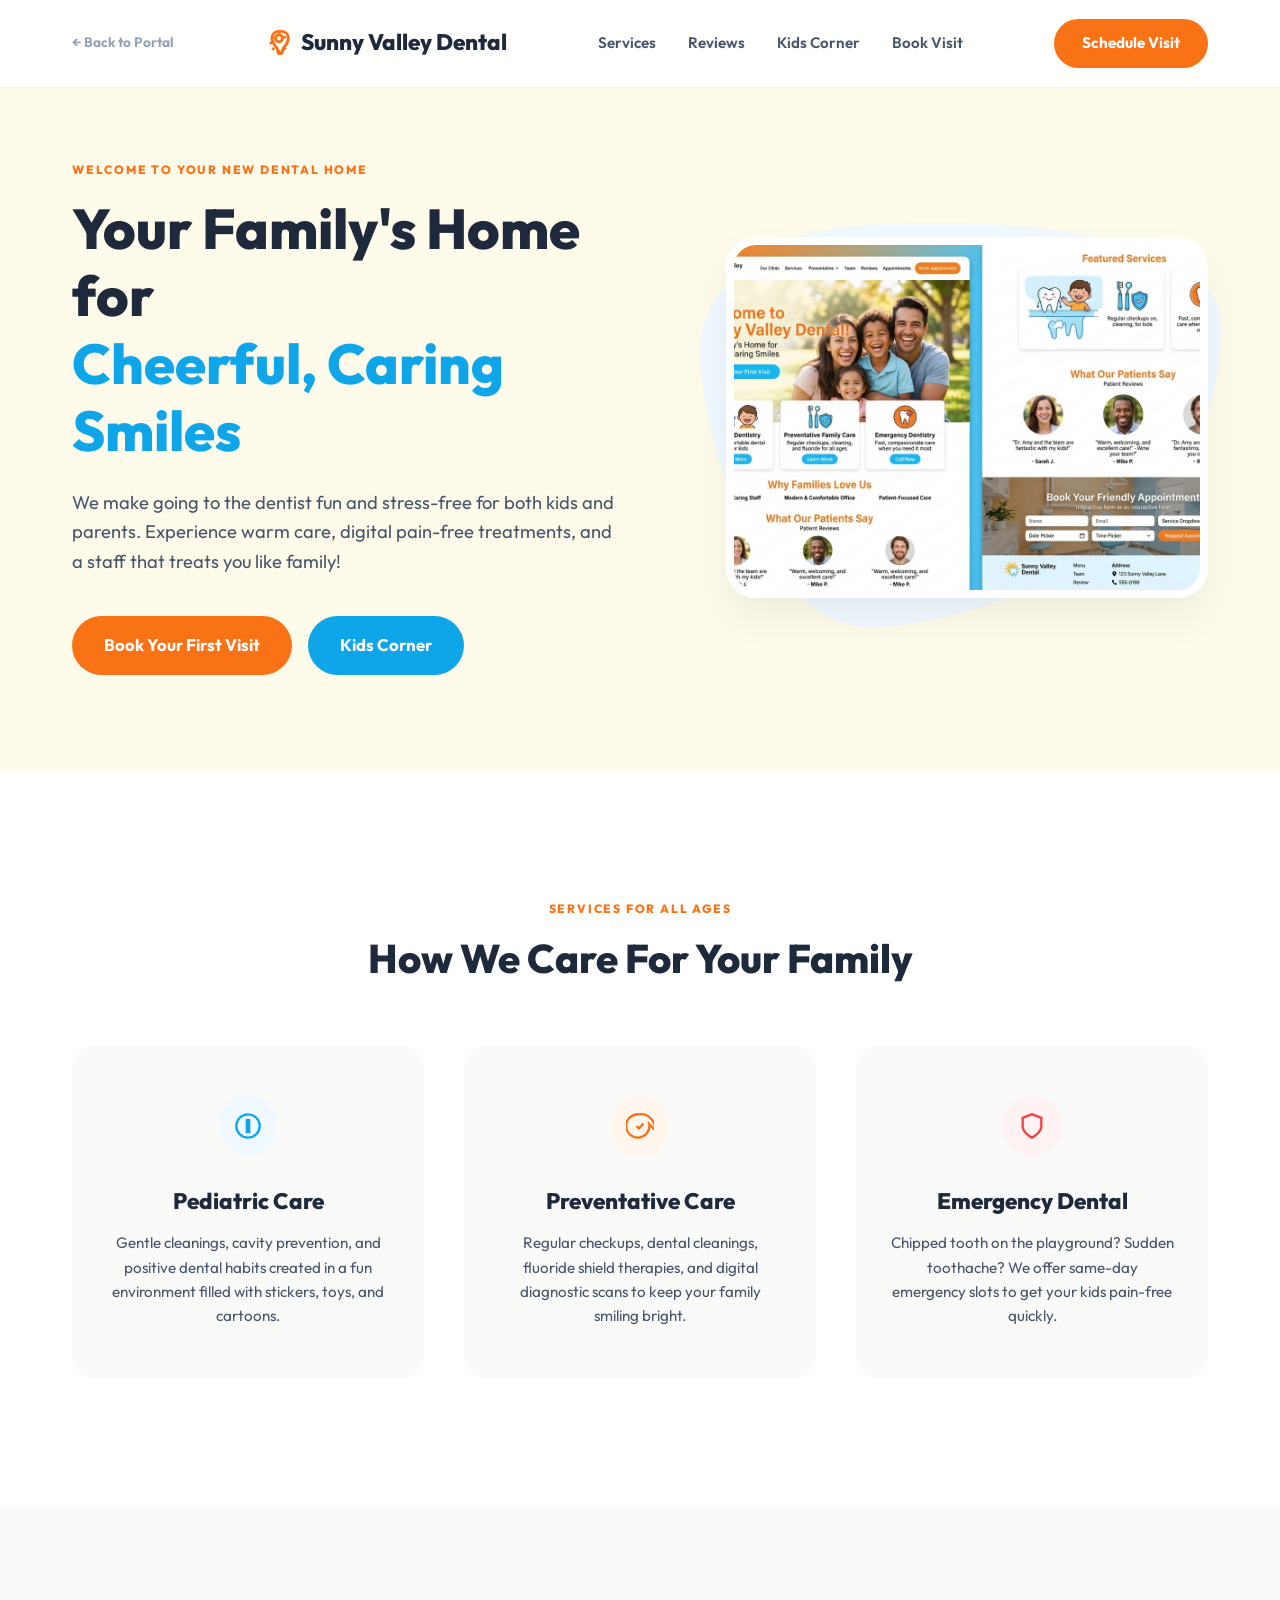
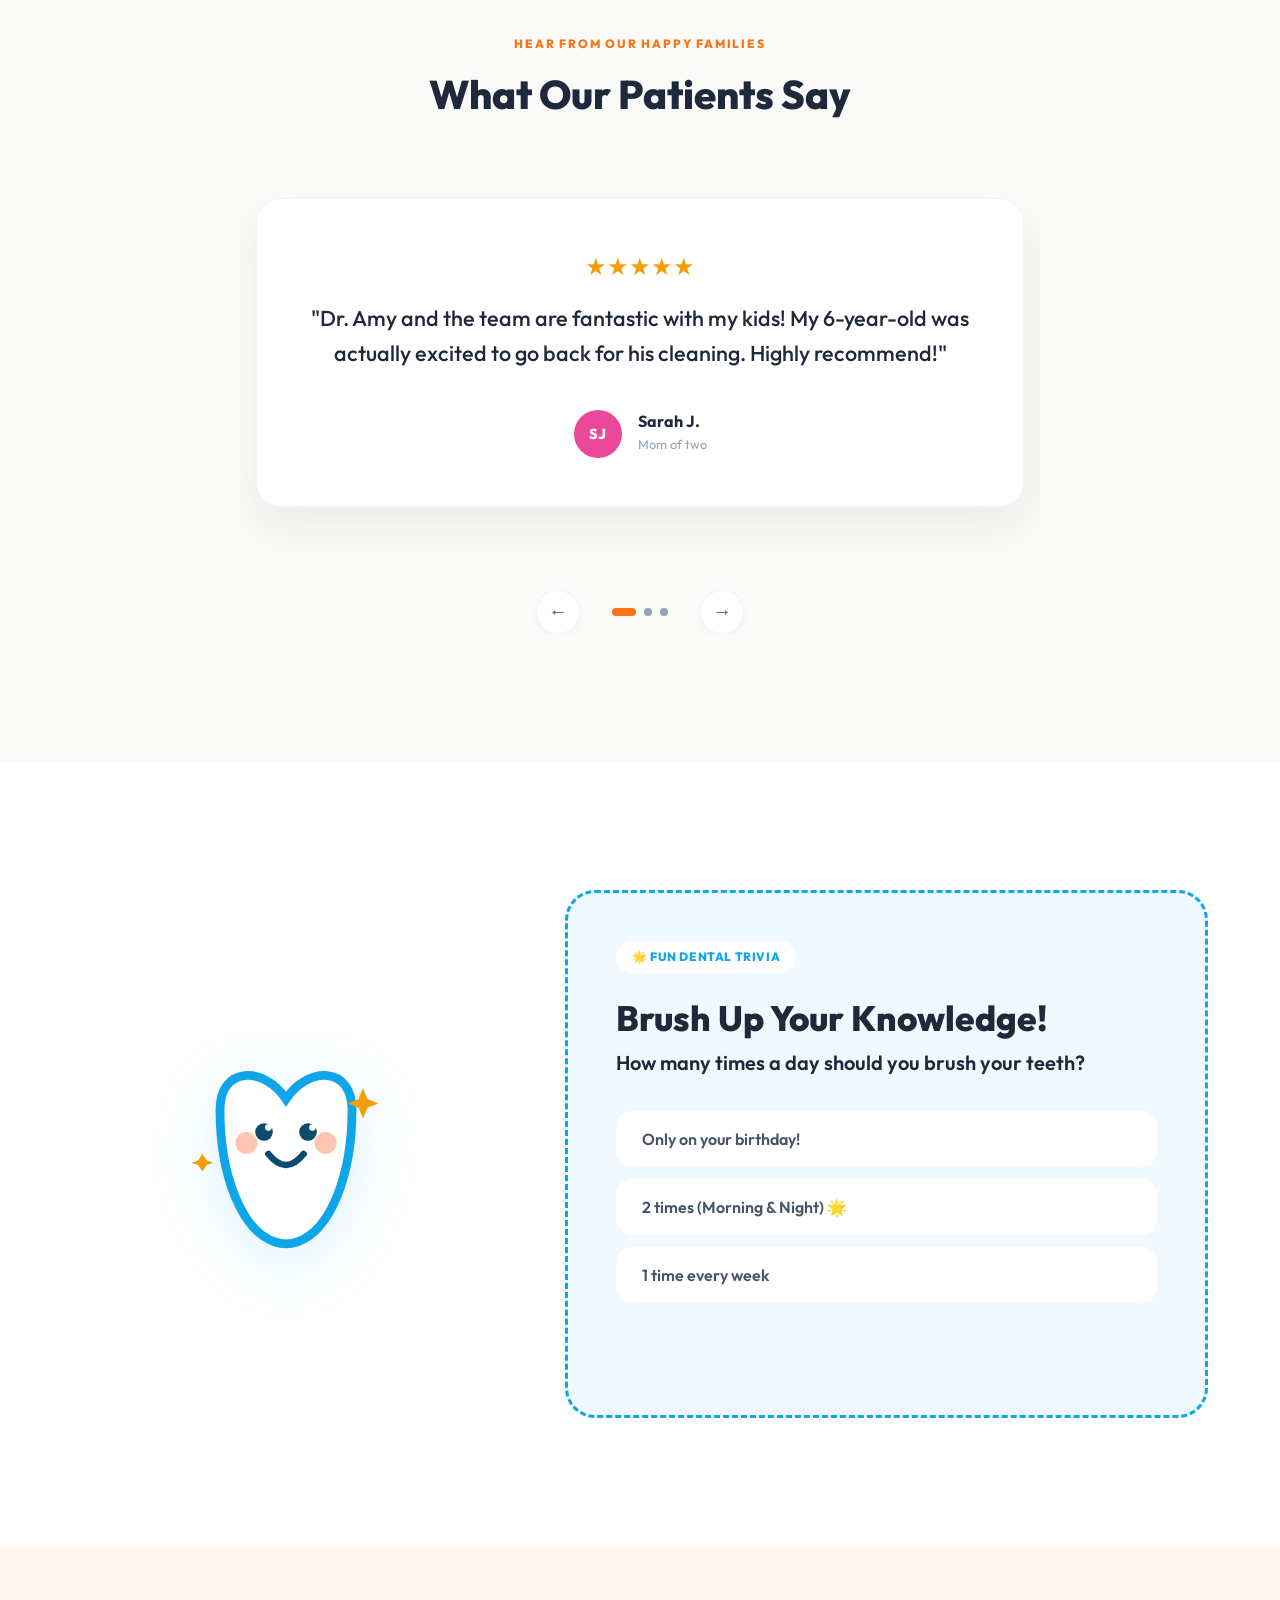
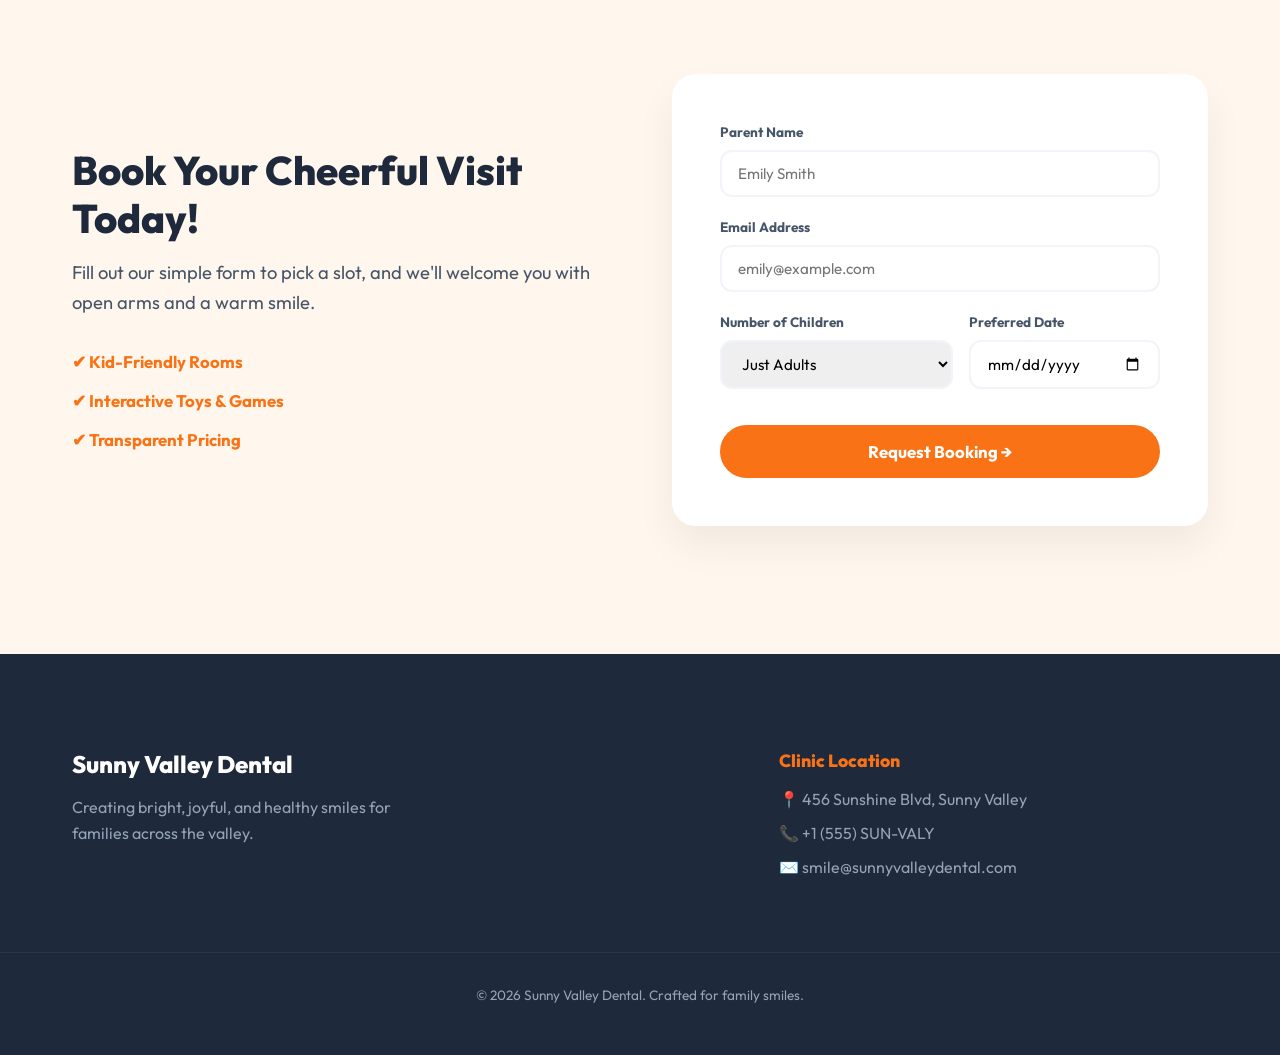
<file: sunny-valley/index.html>
<!DOCTYPE html>
<html lang="en">
<head>
  <meta charset="UTF-8">
  <meta name="viewport" content="width=device-width, initial-scale=1.0">
  <title>Sunny Valley Dental - Cheerful Family & Pediatric Care</title>
  <link rel="preconnect" href="https://fonts.googleapis.com">
  <link rel="preconnect" href="https://fonts.gstatic.com" crossorigin>
  <link href="https://fonts.googleapis.com/css2?family=Outfit:wght@300;400;500;600;700;800&display=swap" rel="stylesheet">
  <link rel="stylesheet" href="style.css">
</head>
<body>
  <!-- Navigation Header -->
  <header class="navbar">
    <div class="nav-container">
      <a href="../index.html" class="back-link">&larr; Back to Portal</a>
      <div class="logo">
        <svg class="logo-icon" viewBox="0 0 24 24" fill="none" stroke="currentColor" stroke-width="2.5">
          <path d="M12 2C8.5 2 6 4.5 6 8c0 4 3 6.5 4.5 9 .5.8.5 1.5.5 2 0 1.1.9 2 2 2s2-.9 2-2c0-.5 0-1.2.5-2 1.5-2.5 4.5-5 4.5-9 0-3.5-2.5-6-6-6z"/>
          <circle cx="12" cy="8" r="3"/>
          <path d="M12 2v2M12 18v2M6 12H4M20 12h-2M7.75 7.75L6.34 6.34M17.66 17.66l-1.41-1.41M17.66 6.34l-1.41 1.41M7.75 16.25l-1.41 1.41"/>
        </svg>
        <span>Sunny Valley Dental</span>
      </div>
      <nav class="nav-menu">
        <a href="#services">Services</a>
        <a href="#reviews">Reviews</a>
        <a href="#kids-corner">Kids Corner</a>
        <a href="#booking-section">Book Visit</a>
      </nav>
      <a href="#booking-section" class="btn btn-orange">Schedule Visit</a>
    </div>
  </header>

  <!-- Hero Section -->
  <section class="hero">
    <div class="container hero-grid">
      <div class="hero-text">
        <span class="orange-sub">WELCOME TO YOUR NEW DENTAL HOME</span>
        <h1>Your Family's Home for <span class="highlight">Cheerful, Caring Smiles</span></h1>
        <p class="hero-desc">We make going to the dentist fun and stress-free for both kids and parents. Experience warm care, digital pain-free treatments, and a staff that treats you like family!</p>
        <div class="hero-actions">
          <a href="#booking-section" class="btn btn-orange btn-large">Book Your First Visit</a>
          <a href="#kids-corner" class="btn btn-blue btn-large">Kids Corner</a>
        </div>
      </div>
      <div class="hero-image-wrapper">
        <div class="blob-bg"></div>
        <div class="image-frame">
          <img src="../assets/sunny-mockup.jpg" alt="Happy family at Sunny Valley Dental">
        </div>
      </div>
    </div>
  </section>

  <!-- Services Section -->
  <section id="services" class="services">
    <div class="container">
      <div class="section-title">
        <span class="orange-sub">SERVICES FOR ALL AGES</span>
        <h2>How We Care For Your Family</h2>
      </div>

      <div class="services-grid">
        <!-- Service Card 1 -->
        <section class="service-card">
          <div class="card-icon icon-blue">
            <svg viewBox="0 0 24 24" fill="none" stroke="currentColor" stroke-width="2">
              <path d="M12 2C6.48 2 2 6.48 2 12s4.48 10 10 10 10-4.48 10-10S17.52 2 12 2zm1 15h-2v-6h2v6zm0-8h-2V7h2v2z"/>
            </svg>
          </div>
          <h3>Pediatric Care</h3>
          <p>Gentle cleanings, cavity prevention, and positive dental habits created in a fun environment filled with stickers, toys, and cartoons.</p>
        </section>

        <!-- Service Card 2 -->
        <section class="service-card">
          <div class="card-icon icon-orange">
            <svg viewBox="0 0 24 24" fill="none" stroke="currentColor" stroke-width="2">
              <path d="M9 12l2 2 4-4m5 .5A10 10 0 1111.3 2c3.4-.5 7.2.8 9.8 3.4 2.6 2.6 3.9 6.4 3.4 9.8z"/>
            </svg>
          </div>
          <h3>Preventative Care</h3>
          <p>Regular checkups, dental cleanings, fluoride shield therapies, and digital diagnostic scans to keep your family smiling bright.</p>
        </section>

        <!-- Service Card 3 -->
        <section class="service-card">
          <div class="card-icon icon-red">
            <svg viewBox="0 0 24 24" fill="none" stroke="currentColor" stroke-width="2">
              <path d="M12 22s8-4 8-10V5l-8-3-8 3v7c0 6 8 10 8 10z"/>
            </svg>
          </div>
          <h3>Emergency Dental</h3>
          <p>Chipped tooth on the playground? Sudden toothache? We offer same-day emergency slots to get your kids pain-free quickly.</p>
        </section>
      </div>
    </div>
  </section>

  <!-- Testimonials Carousel Section -->
  <section id="reviews" class="reviews">
    <div class="container">
      <div class="section-title text-center">
        <span class="orange-sub">HEAR FROM OUR HAPPY FAMILIES</span>
        <h2>What Our Patients Say</h2>
      </div>

      <div class="carousel-container">
        <div class="carousel-track" id="carouselTrack">
          <!-- Slide 1 -->
          <div class="carousel-slide">
            <div class="review-card">
              <div class="rating">★★★★★</div>
              <p class="review-text">"Dr. Amy and the team are fantastic with my kids! My 6-year-old was actually excited to go back for his cleaning. Highly recommend!"</p>
              <div class="reviewer">
                <div class="reviewer-avatar av-1">SJ</div>
                <div>
                  <h4>Sarah J.</h4>
                  <span>Mom of two</span>
                </div>
              </div>
            </div>
          </div>

          <!-- Slide 2 -->
          <div class="carousel-slide">
            <div class="review-card">
              <div class="rating">★★★★★</div>
              <p class="review-text">"Super clean office, warm staff, and absolutely zero pain during my filling procedure. Best dentist experience in Sunny Valley!"</p>
              <div class="reviewer">
                <div class="reviewer-avatar av-2">MP</div>
                <div>
                  <h4>Mike P.</h4>
                  <span>Patient for 3 years</span>
                </div>
              </div>
            </div>
          </div>

          <!-- Slide 3 -->
          <div class="carousel-slide">
            <div class="review-card">
              <div class="rating">★★★★★</div>
              <p class="review-text">"Excellent preventative care and state-of-the-art kid rooms. They explained everything clearly and the billing was completely transparent."</p>
              <div class="reviewer">
                <div class="reviewer-avatar av-3">RJ</div>
                <div>
                  <h4>Ralf J.</h4>
                  <span>Family Patient</span>
                </div>
              </div>
            </div>
          </div>
        </div>

        <!-- Carousel Navigation -->
        <div class="carousel-nav">
          <button class="nav-btn prev-btn" id="prevBtn">&larr;</button>
          <div class="carousel-indicators" id="indicators">
            <span class="indicator active"></span>
            <span class="indicator"></span>
            <span class="indicator"></span>
          </div>
          <button class="nav-btn next-btn" id="nextBtn">&rarr;</button>
        </div>
      </div>
    </div>
  </section>

  <!-- Kids Corner (Interactive Dental Quiz) -->
  <section id="kids-corner" class="kids-corner">
    <div class="container kids-grid">
      <div class="quiz-visuals">
        <!-- SVG of a happy smiling tooth character -->
        <svg class="happy-tooth" viewBox="0 0 100 100" xmlns="http://www.w3.org/2000/svg">
          <path d="M20,30 C20,10 40,10 50,25 C60,10 80,10 80,30 C80,60 70,85 55,90 C52,91 48,91 45,90 C30,85 20,60 20,30 Z" fill="#FFF" stroke="#0ea5e9" stroke-width="4"/>
          <!-- Cheeks -->
          <circle cx="32" cy="45" r="5" fill="#FFA07A" opacity="0.6"/>
          <circle cx="68" cy="45" r="5" fill="#FFA07A" opacity="0.6"/>
          <!-- Eyes -->
          <circle cx="40" cy="40" r="4" fill="#0c4a6e"/>
          <circle cx="60" cy="40" r="4" fill="#0c4a6e"/>
          <circle cx="42" cy="38" r="1.5" fill="#FFF"/>
          <circle cx="62" cy="38" r="1.5" fill="#FFF"/>
          <!-- Smile -->
          <path d="M42,50 Q50,60 58,50" stroke="#0c4a6e" stroke-width="3" fill="none" stroke-linecap="round"/>
          <!-- Sparkles -->
          <path d="M85,20 L87,25 L92,27 L87,29 L85,34 L83,29 L78,27 L83,25 Z" fill="#f59e0b"/>
          <path d="M12,50 L14,53 L17,54 L14,55 L12,58 L10,55 L7,54 L10,53 Z" fill="#f59e0b"/>
        </svg>
      </div>
      <div class="quiz-card">
        <span class="quiz-badge">🌟 FUN DENTAL TRIVIA</span>
        <h2>Brush Up Your Knowledge!</h2>
        <p class="quiz-question" id="quizQuestion">How many times a day should you brush your teeth?</p>
        
        <div class="quiz-options" id="quizOptions">
          <button class="quiz-opt" data-correct="false">Only on your birthday!</button>
          <button class="quiz-opt" data-correct="true">2 times (Morning & Night) 🌟</button>
          <button class="quiz-opt" data-correct="false">1 time every week</button>
        </div>

        <div class="quiz-feedback" id="quizFeedback">
          <p class="feedback-text"></p>
          <button class="btn btn-blue" id="nextQuizBtn" style="display:none;">Next Question</button>
        </div>
      </div>
    </div>
  </section>

  <!-- Appointment Booking Section (Inline form) -->
  <section id="booking-section" class="booking">
    <div class="container booking-container">
      <div class="booking-text">
        <h2>Book Your Cheerful Visit Today!</h2>
        <p>Fill out our simple form to pick a slot, and we'll welcome you with open arms and a warm smile.</p>
        <div class="booking-guarantees">
          <span>✔ Kid-Friendly Rooms</span>
          <span>✔ Interactive Toys & Games</span>
          <span>✔ Transparent Pricing</span>
        </div>
      </div>
      <div class="booking-card">
        <form id="inlineBookingForm" class="booking-form">
          <div class="form-group">
            <label for="pName">Parent Name</label>
            <input type="text" id="pName" placeholder="Emily Smith" required>
          </div>
          <div class="form-group">
            <label for="pEmail">Email Address</label>
            <input type="email" id="pEmail" placeholder="emily@example.com" required>
          </div>
          <div class="form-group-row">
            <div class="form-group">
              <label for="kidCount">Number of Children</label>
              <select id="kidCount" required>
                <option value="0">Just Adults</option>
                <option value="1">1 Child</option>
                <option value="2">2 Children</option>
                <option value="3">3+ Children</option>
              </select>
            </div>
            <div class="form-group">
              <label for="visitDate">Preferred Date</label>
              <input type="date" id="visitDate" required>
            </div>
          </div>
          <button type="submit" class="btn btn-orange submit-btn">Request Booking &rarr;</button>
        </form>

        <div class="inline-success" id="inlineSuccess">
          <div class="success-icon">✓</div>
          <h3>Booking Request Sent!</h3>
          <p>We've received your request, <span id="confirmParent">Emily</span>. We will call or email you soon to finalize your visit date!</p>
          <button class="btn btn-orange" id="resetBookingBtn">Book Another</button>
        </div>
      </div>
    </div>
  </section>

  <!-- Footer Section -->
  <footer class="footer">
    <div class="container footer-grid">
      <div class="footer-info">
        <h3>Sunny Valley Dental</h3>
        <p>Creating bright, joyful, and healthy smiles for families across the valley.</p>
      </div>
      <div class="footer-contact">
        <h4>Clinic Location</h4>
        <p>📍 456 Sunshine Blvd, Sunny Valley</p>
        <p>📞 +1 (555) SUN-VALY</p>
        <p>✉️ smile@sunnyvalleydental.com</p>
      </div>
    </div>
    <div class="footer-bottom">
      <p>&copy; 2026 Sunny Valley Dental. Crafted for family smiles.</p>
    </div>
  </footer>

  <script src="app.js"></script>
</body>
</html>
</file>
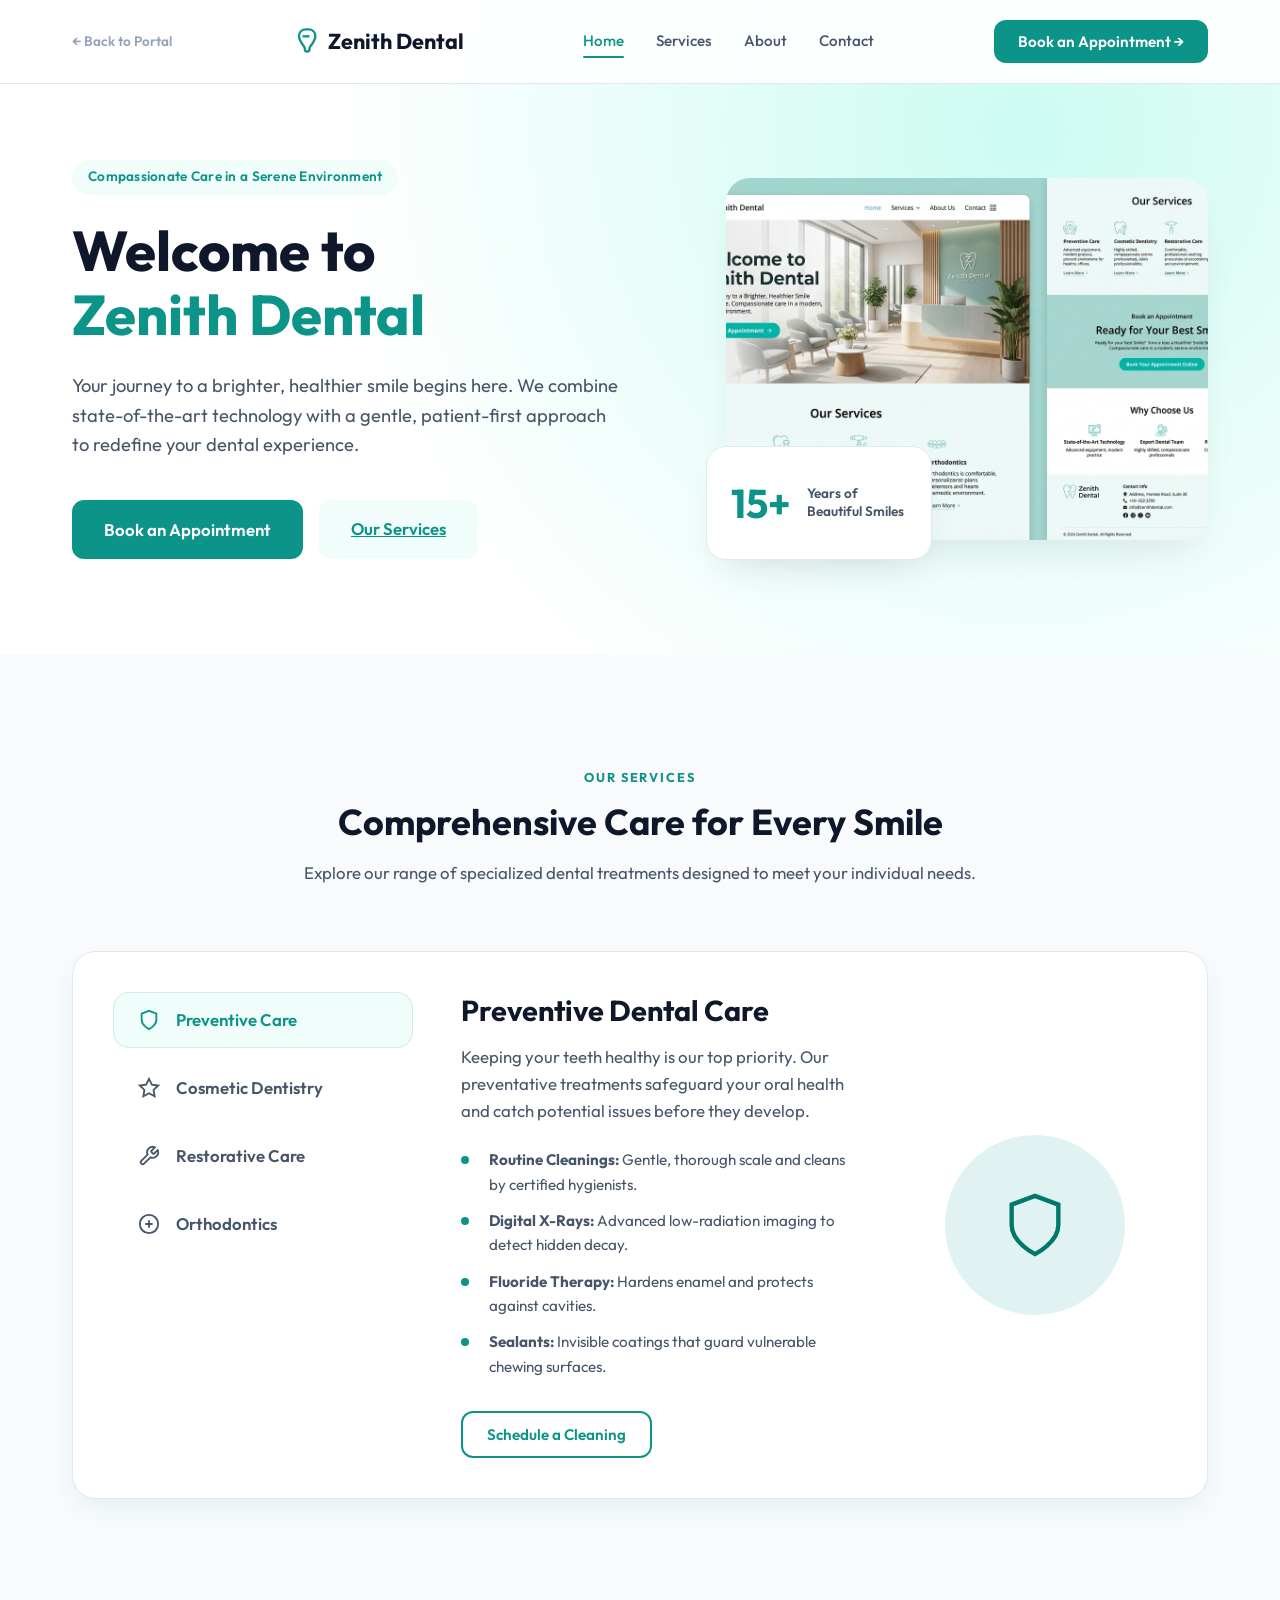
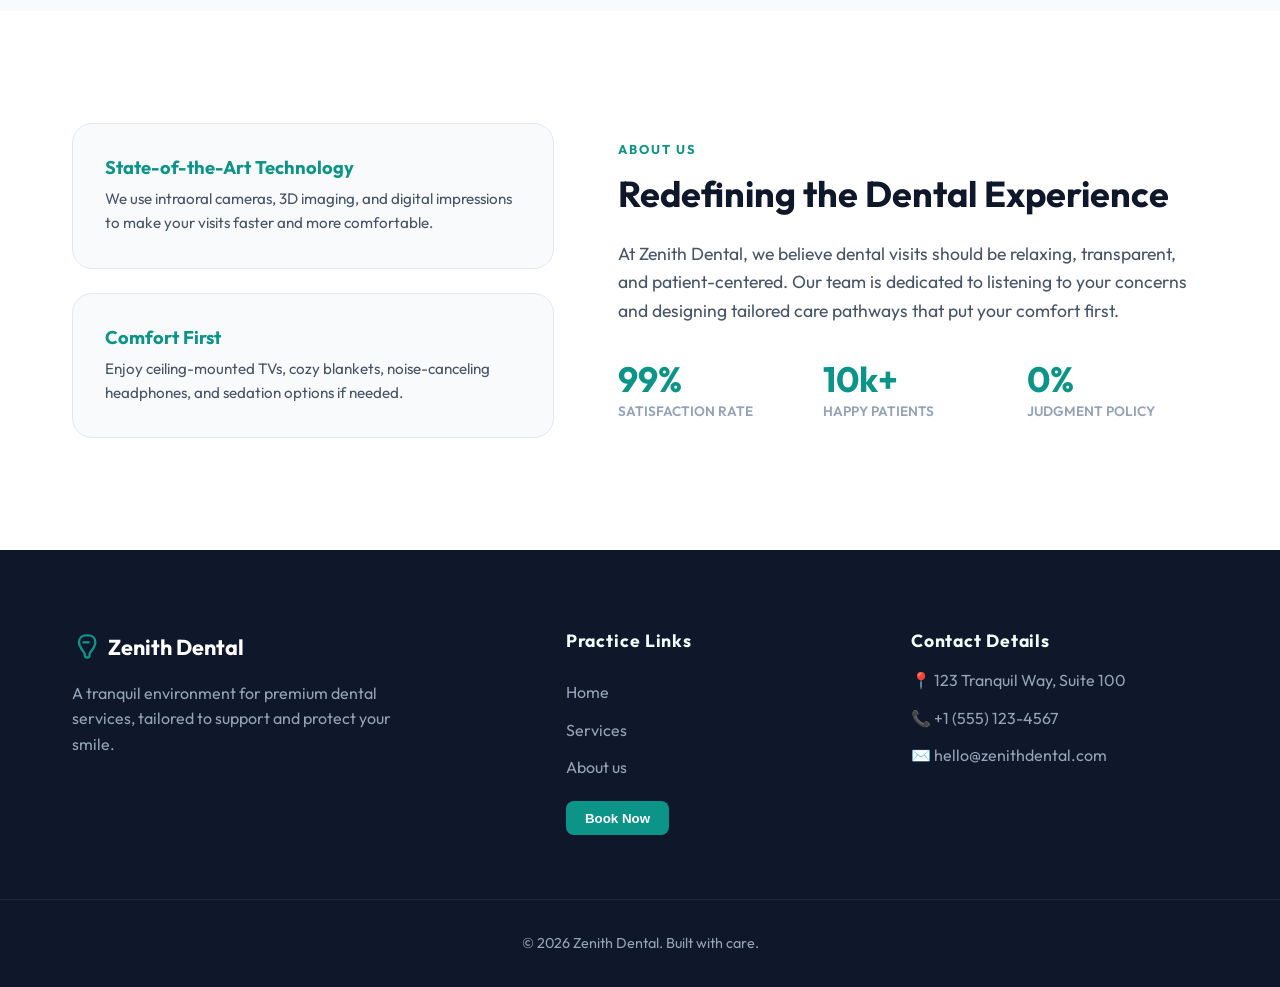
<file: zenith-dental/index.html>
<!DOCTYPE html>
<html lang="en">
<head>
  <meta charset="UTF-8">
  <meta name="viewport" content="width=device-width, initial-scale=1.0">
  <title>Zenith Dental - Serene & Modern Dental Care</title>
  <link rel="preconnect" href="https://fonts.googleapis.com">
  <link rel="preconnect" href="https://fonts.gstatic.com" crossorigin>
  <link href="https://fonts.googleapis.com/css2?family=Outfit:wght@300;400;500;600;700&display=swap" rel="stylesheet">
  <link rel="stylesheet" href="style.css">
</head>
<body>
  <!-- Header / Navigation -->
  <header class="navbar">
    <div class="nav-container">
      <a href="../index.html" class="back-link">&larr; Back to Portal</a>
      <div class="logo">
        <svg class="logo-icon" viewBox="0 0 24 24" fill="none" stroke="currentColor" stroke-width="2">
          <path d="M12 2C8.5 2 6 4.5 6 8c0 4 3 6.5 4.5 9 .5.8.5 1.5.5 2 0 1.1.9 2 2 2s2-.9 2-2c0-.5 0-1.2.5-2 1.5-2.5 4.5-5 4.5-9 0-3.5-2.5-6-6-6z"/>
          <path d="M9 8h6"/>
        </svg>
        <span>Zenith Dental</span>
      </div>
      <nav class="nav-menu">
        <a href="#home" class="active">Home</a>
        <a href="#services">Services</a>
        <a href="#about">About</a>
        <a href="#contact">Contact</a>
      </nav>
      <button class="btn btn-primary btn-book">Book an Appointment &rarr;</button>
      <button class="mobile-menu-btn" aria-label="Toggle Menu">
        <span></span><span></span><span></span>
      </button>
    </div>
  </header>

  <!-- Hero Section -->
  <section id="home" class="hero">
    <div class="container hero-grid">
      <div class="hero-text">
        <div class="hero-tag">Compassionate Care in a Serene Environment</div>
        <h1>Welcome to<br><span class="highlight">Zenith Dental</span></h1>
        <p class="hero-desc">Your journey to a brighter, healthier smile begins here. We combine state-of-the-art technology with a gentle, patient-first approach to redefine your dental experience.</p>
        <div class="hero-actions">
          <button class="btn btn-primary btn-large btn-book">Book an Appointment</button>
          <a href="#services" class="btn btn-secondary btn-large">Our Services</a>
        </div>
      </div>
      <div class="hero-image-container">
        <div class="image-wrapper">
          <img src="../assets/zenith-mockup.jpg" alt="Zenith Dental Office Lobby">
        </div>
        <div class="experience-card">
          <div class="exp-number">15+</div>
          <div class="exp-text">Years of Beautiful Smiles</div>
        </div>
      </div>
    </div>
  </section>

  <!-- Services Section -->
  <section id="services" class="services">
    <div class="container">
      <div class="section-header">
        <span class="subheading">OUR SERVICES</span>
        <h2>Comprehensive Care for Every Smile</h2>
        <p>Explore our range of specialized dental treatments designed to meet your individual needs.</p>
      </div>

      <!-- Services Grid / Interactive Switcher -->
      <div class="services-interactive">
        <div class="services-tabs">
          <button class="tab-btn active" data-tab="preventive">
            <svg class="tab-icon" viewBox="0 0 24 24" fill="none" stroke="currentColor" stroke-width="2">
              <path d="M12 22s8-4 8-10V5l-8-3-8 3v7c0 6 8 10 8 10z"/>
            </svg>
            <span>Preventive Care</span>
          </button>
          <button class="tab-btn" data-tab="cosmetic">
            <svg class="tab-icon" viewBox="0 0 24 24" fill="none" stroke="currentColor" stroke-width="2">
              <path d="M12 2l3.09 6.26L22 9.27l-5 4.87 1.18 6.88L12 17.77l-6.18 3.25L7 14.14 2 9.27l6.91-1.01L12 2z"/>
            </svg>
            <span>Cosmetic Dentistry</span>
          </button>
          <button class="tab-btn" data-tab="restorative">
            <svg class="tab-icon" viewBox="0 0 24 24" fill="none" stroke="currentColor" stroke-width="2">
              <path d="M14.7 6.3a1 1 0 0 0 0 1.4l1.6 1.6a1 1 0 0 0 1.4 0l3.77-3.77a6 6 0 0 1-7.94 7.94l-6.91 6.91a2.12 2.12 0 0 1-3-3l6.91-6.91a6 6 0 0 1 7.94-7.94l-3.76 3.76z"/>
            </svg>
            <span>Restorative Care</span>
          </button>
          <button class="tab-btn" data-tab="orthodontics">
            <svg class="tab-icon" viewBox="0 0 24 24" fill="none" stroke="currentColor" stroke-width="2">
              <circle cx="12" cy="12" r="10"/>
              <path d="M8 12h8M12 8v8"/>
            </svg>
            <span>Orthodontics</span>
          </button>
        </div>

        <div class="services-content-panel">
          <!-- Tab content: Preventive -->
          <div class="tab-pane active" id="tab-preventive">
            <div class="tab-pane-grid">
              <div class="pane-text">
                <h3>Preventive Dental Care</h3>
                <p class="pane-intro">Keeping your teeth healthy is our top priority. Our preventative treatments safeguard your oral health and catch potential issues before they develop.</p>
                <ul class="pane-list">
                  <li><strong>Routine Cleanings:</strong> Gentle, thorough scale and cleans by certified hygienists.</li>
                  <li><strong>Digital X-Rays:</strong> Advanced low-radiation imaging to detect hidden decay.</li>
                  <li><strong>Fluoride Therapy:</strong> Hardens enamel and protects against cavities.</li>
                  <li><strong>Sealants:</strong> Invisible coatings that guard vulnerable chewing surfaces.</li>
                </ul>
                <button class="btn btn-outline btn-book">Schedule a Cleaning</button>
              </div>
              <div class="pane-deco">
                <div class="deco-circle circle-teal">
                  <svg class="deco-svg" viewBox="0 0 24 24" fill="none" stroke="currentColor" stroke-width="1.5">
                    <path d="M12 22s8-4 8-10V5l-8-3-8 3v7c0 6 8 10 8 10z"/>
                  </svg>
                </div>
              </div>
            </div>
          </div>

          <!-- Tab content: Cosmetic -->
          <div class="tab-pane" id="tab-cosmetic">
            <div class="tab-pane-grid">
              <div class="pane-text">
                <h3>Cosmetic Smile Enhancements</h3>
                <p class="pane-intro">Discover the confidence of a flawless smile. We offer personalized cosmetic procedures that transform your teeth into their most radiant form.</p>
                <ul class="pane-list">
                  <li><strong>Teeth Whitening:</strong> Zoom in-chair whitening for instant dramatic results.</li>
                  <li><strong>Porcelain Veneers:</strong> Custom-made shell facings for a perfect smile line.</li>
                  <li><strong>Invisalign Aligners:</strong> Clear, removable aligners to straighten teeth discreetly.</li>
                  <li><strong>Composite Bonding:</strong> Quick chips and gaps correction.</li>
                </ul>
                <button class="btn btn-outline btn-book">Consult with a Specialist</button>
              </div>
              <div class="pane-deco">
                <div class="deco-circle circle-mint">
                  <svg class="deco-svg" viewBox="0 0 24 24" fill="none" stroke="currentColor" stroke-width="1.5">
                    <path d="M12 2l3.09 6.26L22 9.27l-5 4.87 1.18 6.88L12 17.77l-6.18 3.25L7 14.14 2 9.27l6.91-1.01L12 2z"/>
                  </svg>
                </div>
              </div>
            </div>
          </div>

          <!-- Tab content: Restorative -->
          <div class="tab-pane" id="tab-restorative">
            <div class="tab-pane-grid">
              <div class="pane-text">
                <h3>Restorative Treatment Options</h3>
                <p class="pane-intro">Restore strength, function, and comfort to damaged teeth. Our restorations look entirely natural and are built to last.</p>
                <ul class="pane-list">
                  <li><strong>Dental Crowns:</strong> Full-coverage caps protecting weakened teeth.</li>
                  <li><strong>Implants:</strong> Root replacements that anchor permanent crowns or bridges.</li>
                  <li><strong>Composite Fillings:</strong> Invisible mercury-free composite tooth fillings.</li>
                  <li><strong>Root Canal Therapy:</strong> Gentle, painless treatments to save infected teeth.</li>
                </ul>
                <button class="btn btn-outline btn-book">Book a Consultation</button>
              </div>
              <div class="pane-deco">
                <div class="deco-circle circle-blue">
                  <svg class="deco-svg" viewBox="0 0 24 24" fill="none" stroke="currentColor" stroke-width="1.5">
                    <path d="M14.7 6.3a1 1 0 0 0 0 1.4l1.6 1.6a1 1 0 0 0 1.4 0l3.77-3.77a6 6 0 0 1-7.94 7.94l-6.91 6.91a2.12 2.12 0 0 1-3-3l6.91-6.91a6 6 0 0 1 7.94-7.94l-3.76 3.76z"/>
                  </svg>
                </div>
              </div>
            </div>
          </div>

          <!-- Tab content: Orthodontics -->
          <div class="tab-pane" id="tab-orthodontics">
            <div class="tab-pane-grid">
              <div class="pane-text">
                <h3>Orthodontic Orthopedics</h3>
                <p class="pane-intro">Achieve straight teeth and a well-aligned bite. We provide modern solutions tailored to teenagers and adults alike.</p>
                <ul class="pane-list">
                  <li><strong>Invisalign Clear Aligners:</strong> Comfortable, clear orthodontic trays.</li>
                  <li><strong>Ceramic Braces:</strong> Low-visibility tooth-colored brackets.</li>
                  <li><strong>Traditional Braces:</strong> Highly effective metal wire braces for complex cases.</li>
                  <li><strong>Retainers:</strong> Custom appliances to maintain your alignment permanently.</li>
                </ul>
                <button class="btn btn-outline btn-book">Book Ortho Consult</button>
              </div>
              <div class="pane-deco">
                <div class="deco-circle circle-teal-deep">
                  <svg class="deco-svg" viewBox="0 0 24 24" fill="none" stroke="currentColor" stroke-width="1.5">
                    <circle cx="12" cy="12" r="10"/>
                    <path d="M8 12h8M12 8v8"/>
                  </svg>
                </div>
              </div>
            </div>
          </div>
        </div>
      </div>
    </div>
  </section>

  <!-- About Section -->
  <section id="about" class="about">
    <div class="container about-grid">
      <div class="about-deco-box">
        <div class="feature-card">
          <h4>State-of-the-Art Technology</h4>
          <p>We use intraoral cameras, 3D imaging, and digital impressions to make your visits faster and more comfortable.</p>
        </div>
        <div class="feature-card">
          <h4>Comfort First</h4>
          <p>Enjoy ceiling-mounted TVs, cozy blankets, noise-canceling headphones, and sedation options if needed.</p>
        </div>
      </div>
      <div class="about-text">
        <span class="subheading">ABOUT US</span>
        <h2>Redefining the Dental Experience</h2>
        <p>At Zenith Dental, we believe dental visits should be relaxing, transparent, and patient-centered. Our team is dedicated to listening to your concerns and designing tailored care pathways that put your comfort first.</p>
        <div class="stats-row">
          <div class="stat-item">
            <h3>99%</h3>
            <p>Satisfaction Rate</p>
          </div>
          <div class="stat-item">
            <h3>10k+</h3>
            <p>Happy Patients</p>
          </div>
          <div class="stat-item">
            <h3>0%</h3>
            <p>Judgment Policy</p>
          </div>
        </div>
      </div>
    </div>
  </section>

  <!-- Footer -->
  <footer id="contact" class="site-footer">
    <div class="container footer-grid">
      <div class="footer-info">
        <div class="logo">
          <svg class="logo-icon" viewBox="0 0 24 24" fill="none" stroke="currentColor" stroke-width="2">
            <path d="M12 2C8.5 2 6 4.5 6 8c0 4 3 6.5 4.5 9 .5.8.5 1.5.5 2 0 1.1.9 2 2 2s2-.9 2-2c0-.5 0-1.2.5-2 1.5-2.5 4.5-5 4.5-9 0-3.5-2.5-6-6-6z"/>
            <path d="M9 8h6"/>
          </svg>
          <span>Zenith Dental</span>
        </div>
        <p>A tranquil environment for premium dental services, tailored to support and protect your smile.</p>
      </div>
      <div class="footer-links">
        <h4>Practice Links</h4>
        <a href="#home">Home</a>
        <a href="#services">Services</a>
        <a href="#about">About us</a>
        <button class="footer-btn btn-book">Book Now</button>
      </div>
      <div class="footer-contact">
        <h4>Contact Details</h4>
        <p>📍 123 Tranquil Way, Suite 100</p>
        <p>📞 +1 (555) 123-4567</p>
        <p>✉️ hello@zenithdental.com</p>
      </div>
    </div>
    <div class="footer-bottom">
      <p>&copy; 2026 Zenith Dental. Built with care.</p>
    </div>
  </footer>

  <!-- Appointment Booking Modal -->
  <div class="modal-overlay" id="bookingModal">
    <div class="modal-card">
      <button class="modal-close" aria-label="Close Booking Modal">&times;</button>
      <div class="modal-header">
        <h3>Request an Appointment</h3>
        <p>Provide your preference details below, and our team will reach out to confirm your spot.</p>
      </div>
      <form id="bookingForm" class="modal-form">
        <div class="form-group">
          <label for="fullName">Full Name</label>
          <input type="text" id="fullName" required placeholder="John Doe">
        </div>
        <div class="form-group">
          <label for="emailAddr">Email Address</label>
          <input type="email" id="emailAddr" required placeholder="john@example.com">
        </div>
        <div class="form-group-row">
          <div class="form-group">
            <label for="dentalService">Service Needed</label>
            <select id="dentalService" required>
              <option value="">Select Service...</option>
              <option value="preventive">Preventive Dental Checkup</option>
              <option value="cosmetic">Cosmetic / Whitening</option>
              <option value="restorative">Tooth Restoration / Crowns</option>
              <option value="orthodontics">Invisalign & Braces</option>
            </select>
          </div>
          <div class="form-group">
            <label for="apptDate">Preferred Date</label>
            <input type="date" id="apptDate" required>
          </div>
        </div>
        <div class="form-group">
          <label for="apptTime">Preferred Time</label>
          <select id="apptTime" required>
            <option value="">Select Time Window...</option>
            <option value="morning">Morning (8:00 AM - 12:00 PM)</option>
            <option value="afternoon">Afternoon (12:00 PM - 4:00 PM)</option>
            <option value="late">Late Day (4:00 PM - 6:00 PM)</option>
          </select>
        </div>
        <button type="submit" class="btn btn-primary submit-btn">Confirm Request</button>
      </form>
      
      <!-- Success Screen -->
      <div class="success-screen" id="successScreen">
        <div class="success-icon">
          <svg viewBox="0 0 24 24" fill="none" stroke="currentColor" stroke-width="3">
            <polyline points="20 6 9 17 4 12"/>
          </svg>
        </div>
        <h3>Request Received!</h3>
        <p>Thank you, <span id="successName">Name</span>. We will review your request for <strong id="successService">Service</strong> on <strong id="successDate">Date</strong> and email you details shortly.</p>
        <button type="button" class="btn btn-primary close-success-btn">Done</button>
      </div>
    </div>
  </div>

  <script src="app.js"></script>
</body>
</html>
</file>
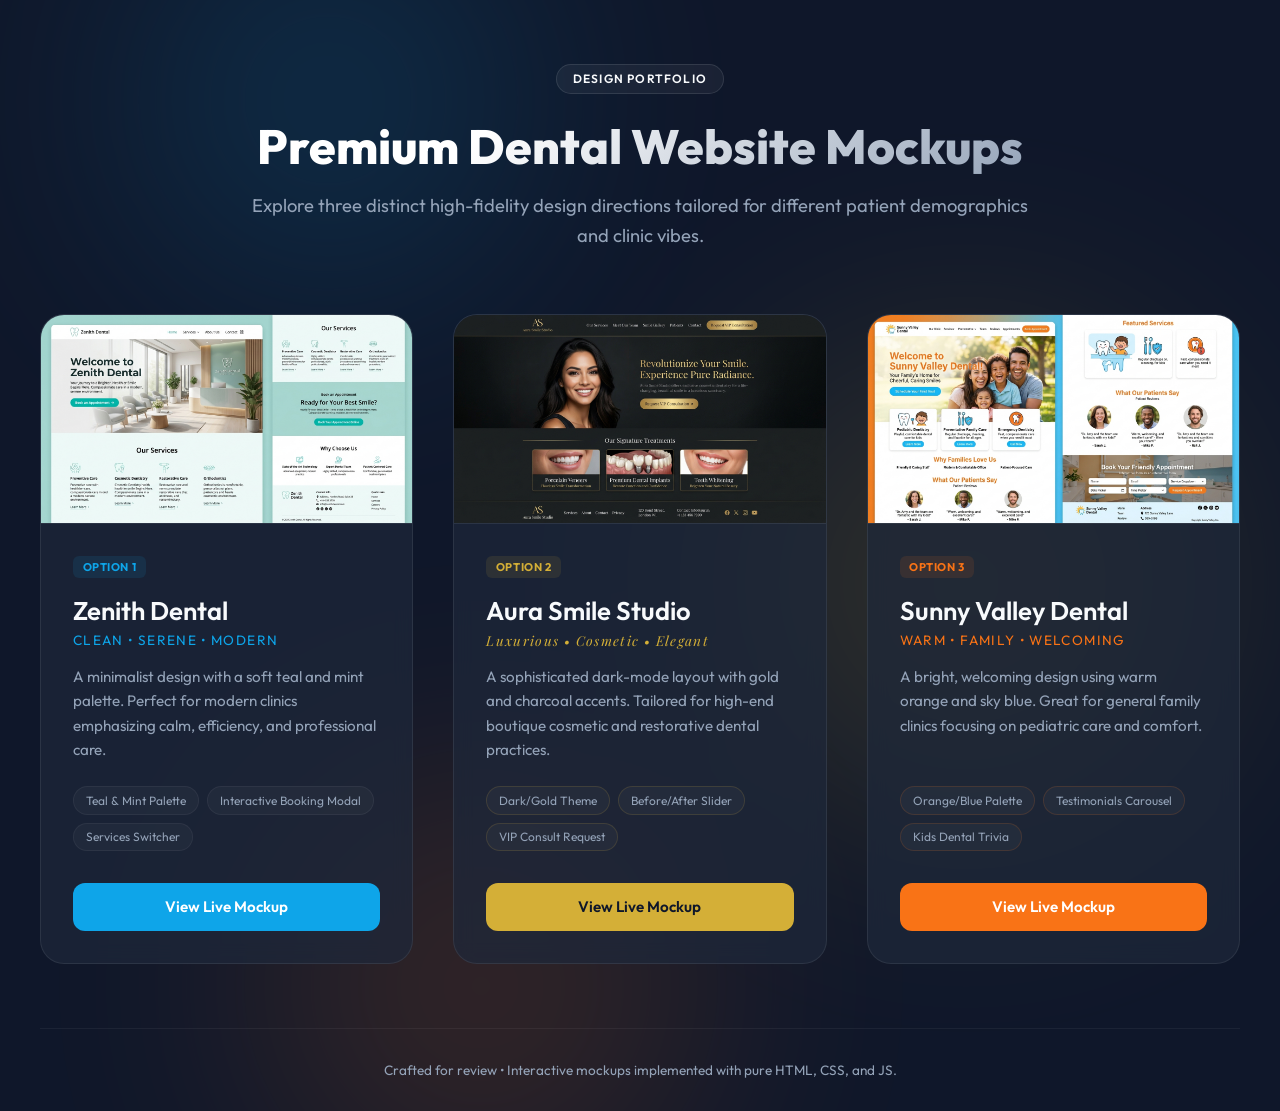
<file: dental-mockups-portal.html>
<!DOCTYPE html>
<html lang="en">
<head>
  <meta charset="UTF-8">
  <meta name="viewport" content="width=device-width, initial-scale=1.0">
  <title>Dental Design Mockups Portal</title>
  <link rel="preconnect" href="https://fonts.googleapis.com">
  <link rel="preconnect" href="https://fonts.gstatic.com" crossorigin>
  <link href="https://fonts.googleapis.com/css2?family=Outfit:wght@300;400;600;800&family=Playfair+Display:ital,wght@0,600;1,400&display=swap" rel="stylesheet">
  <link rel="stylesheet" href="portal.css">
</head>
<body>
  <div class="background-glows">
    <div class="glow glow-1"></div>
    <div class="glow glow-2"></div>
    <div class="glow glow-3"></div>
  </div>

  <header class="portal-header">
    <div class="badge">DESIGN PORTFOLIO</div>
    <h1>Premium Dental Website Mockups</h1>
    <p>Explore three distinct high-fidelity design directions tailored for different patient demographics and clinic vibes.</p>
  </header>

  <main class="portal-grid">
    <!-- Card 1: Zenith Dental -->
    <section class="portal-card design-minimalist" onclick="location.href='zenith-dental/index.html'">
      <div class="card-image-wrapper">
        <img src="assets/zenith-mockup.jpg" alt="Zenith Dental Preview">
        <div class="card-overlay">
          <span>Launch Mockup &rarr;</span>
        </div>
      </div>
      <div class="card-content">
        <div class="card-tag">OPTION 1</div>
        <h2>Zenith Dental</h2>
        <p class="tagline">Clean &bull; Serene &bull; Modern</p>
        <p class="desc">A minimalist design with a soft teal and mint palette. Perfect for modern clinics emphasizing calm, efficiency, and professional care.</p>
        
        <div class="features-list">
          <span class="feat-tag">Teal & Mint Palette</span>
          <span class="feat-tag">Interactive Booking Modal</span>
          <span class="feat-tag">Services Switcher</span>
        </div>
        
        <a href="zenith-dental/index.html" class="portal-btn" onclick="event.stopPropagation();">View Live Mockup</a>
      </div>
    </section>

    <!-- Card 2: Aura Smile Studio -->
    <section class="portal-card design-premium" onclick="location.href='aura-smile/index.html'">
      <div class="card-image-wrapper">
        <img src="assets/aura-mockup.jpg" alt="Aura Smile Studio Preview">
        <div class="card-overlay">
          <span>Launch Mockup &rarr;</span>
        </div>
      </div>
      <div class="card-content">
        <div class="card-tag gold">OPTION 2</div>
        <h2>Aura Smile Studio</h2>
        <p class="tagline gold-text">Luxurious &bull; Cosmetic &bull; Elegant</p>
        <p class="desc">A sophisticated dark-mode layout with gold and charcoal accents. Tailored for high-end boutique cosmetic and restorative dental practices.</p>
        
        <div class="features-list">
          <span class="feat-tag gold">Dark/Gold Theme</span>
          <span class="feat-tag gold">Before/After Slider</span>
          <span class="feat-tag gold">VIP Consult Request</span>
        </div>
        
        <a href="aura-smile/index.html" class="portal-btn btn-gold" onclick="event.stopPropagation();">View Live Mockup</a>
      </div>
    </section>

    <!-- Card 3: Sunny Valley Dental -->
    <section class="portal-card design-family" onclick="location.href='sunny-valley/index.html'">
      <div class="card-image-wrapper">
        <img src="assets/sunny-mockup.jpg" alt="Sunny Valley Dental Preview">
        <div class="card-overlay">
          <span>Launch Mockup &rarr;</span>
        </div>
      </div>
      <div class="card-content">
        <div class="card-tag orange">OPTION 3</div>
        <h2>Sunny Valley Dental</h2>
        <p class="tagline orange-text">Warm &bull; Family &bull; Welcoming</p>
        <p class="desc">A bright, welcoming design using warm orange and sky blue. Great for general family clinics focusing on pediatric care and comfort.</p>
        
        <div class="features-list">
          <span class="feat-tag orange">Orange/Blue Palette</span>
          <span class="feat-tag orange">Testimonials Carousel</span>
          <span class="feat-tag orange">Kids Dental Trivia</span>
        </div>
        
        <a href="sunny-valley/index.html" class="portal-btn btn-orange" onclick="event.stopPropagation();">View Live Mockup</a>
      </div>
    </section>
  </main>

  <footer class="portal-footer">
    <p>Crafted for review &bull; Interactive mockups implemented with pure HTML, CSS, and JS.</p>
  </footer>
</body>
</html>
</file>
<file: style.css>
/* ==========================================================================
   Sunrise Dental of Eugene - 7-Theme & Mobile-Optimized System
   ========================================================================== */

:root {
  /* Brand Palette */
  --primary-blue: #1eaae7;
  --primary-blue-dark: #0284c7;
  --primary-blue-light: #e0f2fe;
  --sun-yellow: #facc15;
  --sun-yellow-dark: #ca8a04;
  --sun-yellow-light: #fef9c3;
  
  /* Neutral Backgrounds & Cards */
  --bg-page: #faf8f5;
  --bg-card: #ffffff;
  --bg-dark: #0f172a;
  
  /* Text */
  --text-dark: #0f172a;
  --text-body: #334155;
  --text-muted: #64748b;
  --text-light: #94a3b8;
  
  /* Borders & Shadows */
  --border-light: #e2e8f0;
  --border-subtle: #f1f5f9;
  --radius-sm: 8px;
  --radius-md: 14px;
  --radius-lg: 22px;
  --radius-full: 9999px;
  
  --shadow-sm: 0 1px 3px rgba(0,0,0,0.04);
  --shadow-md: 0 8px 24px -4px rgba(15, 23, 42, 0.07);
  --shadow-lg: 0 16px 36px -6px rgba(15, 23, 42, 0.1);
  --shadow-bento: 0 12px 30px -4px rgba(30, 170, 231, 0.08);

  --font-main: 'Plus Jakarta Sans', system-ui, sans-serif;
  --font-editorial: 'Playfair Display', Georgia, serif;
  --font-swiss: 'Space Grotesk', system-ui, sans-serif;
  --transition: all 0.28s cubic-bezier(0.16, 1, 0.3, 1);
}

/* Base Reset */
*, *::before, *::after {
  box-sizing: border-box;
  margin: 0;
  padding: 0;
}

html {
  scroll-behavior: smooth;
  font-size: 16px;
}

body {
  font-family: var(--font-main);
  background-color: var(--bg-page);
  color: var(--text-body);
  line-height: 1.6;
  -webkit-font-smoothing: antialiased;
  padding-bottom: 70px;
}

@media (min-width: 769px) {
  body {
    padding-bottom: 0;
  }
}

img {
  max-width: 100%;
  height: auto;
  display: block;
}

a {
  text-decoration: none;
  color: inherit;
  transition: var(--transition);
}

.container {
  width: 100%;
  max-width: 1180px;
  margin: 0 auto;
  padding: 0 1.25rem;
}

/* ==========================================================================
   TOP STICKY DESIGN SWITCHER (7 Option Selector)
   ========================================================================== */
.design-switcher-bar {
  position: sticky;
  top: 0;
  z-index: 999;
  background: rgba(15, 23, 42, 0.96);
  backdrop-filter: blur(12px);
  border-bottom: 1px solid rgba(255, 255, 255, 0.12);
  padding: 0.65rem 0;
}

.switcher-container {
  max-width: 1180px;
  margin: 0 auto;
  padding: 0 1rem;
  display: flex;
  align-items: center;
  justify-content: space-between;
  gap: 1rem;
}

.switcher-label {
  display: flex;
  align-items: center;
  gap: 0.5rem;
  font-size: 0.85rem;
  font-weight: 700;
  color: #f8fafc;
  white-space: nowrap;
}

.live-dot {
  width: 9px;
  height: 9px;
  background-color: #22c55e;
  border-radius: 50%;
  display: inline-block;
  box-shadow: 0 0 8px #22c55e;
  animation: pulseDot 2s infinite ease-in-out;
}

.switcher-pills {
  display: flex;
  align-items: center;
  gap: 0.5rem;
  overflow-x: auto;
  -webkit-overflow-scrolling: touch;
  scrollbar-width: none;
  padding: 0.2rem 0;
}

.switcher-pills::-webkit-scrollbar {
  display: none;
}

.switcher-pill {
  display: inline-flex;
  align-items: center;
  gap: 0.45rem;
  padding: 0.5rem 0.95rem;
  background: rgba(255, 255, 255, 0.08);
  border: 1px solid rgba(255, 255, 255, 0.15);
  border-radius: var(--radius-full);
  color: #cbd5e1;
  font-family: var(--font-main);
  font-size: 0.825rem;
  font-weight: 600;
  cursor: pointer;
  transition: var(--transition);
  white-space: nowrap;
  user-select: none;
}

.switcher-pill:hover {
  background: rgba(255, 255, 255, 0.18);
  color: #ffffff;
  transform: translateY(-1px);
}

.switcher-pill.active {
  background: var(--primary-blue);
  color: #ffffff;
  border-color: var(--primary-blue);
  box-shadow: 0 4px 12px rgba(30, 170, 231, 0.4);
}

.switcher-pill .pill-icon {
  font-size: 1rem;
}

.switcher-pill .pill-tag {
  font-size: 0.7rem;
  opacity: 0.75;
  background: rgba(0, 0, 0, 0.25);
  padding: 0.15rem 0.45rem;
  border-radius: 6px;
}

.switcher-pill.active .pill-tag {
  background: rgba(255, 255, 255, 0.25);
}

/* ==========================================================================
   Top Clinic Utility Bar
   ========================================================================== */
.top-clinic-bar {
  background-color: #1e293b;
  color: #cbd5e1;
  font-size: 0.8rem;
  padding: 0.45rem 0;
}

.clinic-bar-inner {
  display: flex;
  justify-content: space-between;
  align-items: center;
}

.clinic-location {
  display: flex;
  align-items: center;
  gap: 0.6rem;
}

.clinic-location .bullet {
  color: var(--sun-yellow);
}

.phone-tap-link {
  display: flex;
  align-items: center;
  gap: 0.35rem;
  color: #ffffff;
  font-weight: 700;
}

.phone-tap-link:hover {
  color: var(--sun-yellow);
}

.phone-svg {
  width: 14px;
  height: 14px;
  color: var(--sun-yellow);
}

/* ==========================================================================
   Site Header
   ========================================================================== */
.main-header {
  position: relative;
  background: #ffffff;
  border-bottom: 1px solid var(--border-light);
  z-index: 100;
}

.header-inner {
  display: flex;
  align-items: center;
  justify-content: space-between;
  padding: 0.85rem 1.25rem;
}

.logo-image {
  height: 48px;
  width: auto;
  object-fit: contain;
}

.desktop-nav {
  display: flex;
  gap: 1.75rem;
}

.desktop-nav a {
  font-size: 0.925rem;
  font-weight: 600;
  color: var(--text-dark);
}

.desktop-nav a:hover {
  color: var(--primary-blue);
}

.header-right {
  display: flex;
  align-items: center;
  gap: 0.75rem;
}

.mobile-menu-btn {
  display: none;
  background: none;
  border: none;
  cursor: pointer;
  flex-direction: column;
  gap: 5px;
  padding: 0.4rem;
}

.mobile-menu-btn span {
  display: block;
  width: 22px;
  height: 2px;
  background-color: var(--text-dark);
  border-radius: 2px;
  transition: var(--transition);
}

.mobile-drawer {
  display: none;
  flex-direction: column;
  background: #ffffff;
  border-top: 1px solid var(--border-light);
  padding: 1.25rem;
  gap: 1rem;
}

.mobile-drawer.open {
  display: flex;
}

.mobile-drawer a {
  font-size: 1rem;
  font-weight: 600;
  color: var(--text-dark);
  padding: 0.4rem 0;
  border-bottom: 1px solid var(--border-subtle);
}

.mobile-call-link {
  color: var(--primary-blue) !important;
  font-weight: 700 !important;
}

/* ==========================================================================
   Buttons
   ========================================================================== */
.btn {
  display: inline-flex;
  align-items: center;
  justify-content: center;
  padding: 0.75rem 1.5rem;
  border-radius: var(--radius-full);
  font-size: 0.925rem;
  font-weight: 700;
  cursor: pointer;
  border: none;
  transition: var(--transition);
  font-family: inherit;
}

.btn-primary {
  background-color: var(--primary-blue);
  color: #ffffff;
  box-shadow: 0 4px 14px rgba(30, 170, 231, 0.25);
}

.btn-primary:hover {
  background-color: var(--primary-blue-dark);
  transform: translateY(-2px);
  box-shadow: 0 8px 20px rgba(30, 170, 231, 0.35);
}

.btn-secondary {
  background-color: #ffffff;
  color: var(--text-dark);
  border: 1.5px solid var(--border-light);
}

.btn-secondary:hover {
  border-color: var(--primary-blue);
  color: var(--primary-blue);
  background-color: var(--primary-blue-light);
}

.btn-ghost {
  background: transparent;
  color: var(--text-dark);
  border: 1.5px solid var(--border-light);
}

.btn-ghost:hover {
  border-color: var(--text-dark);
}

.btn-full {
  width: 100%;
}

/* ==========================================================================
   VIEW CONTROLLER (Hide/Show Panels based on active theme)
   ========================================================================== */
.view-panel {
  display: none;
  animation: fadeInView 0.35s ease-out;
}

body.theme-bento .view-bento { display: block; }
body.theme-scandinavian .view-scandinavian { display: block; }
body.theme-editorial .view-editorial { display: block; }
body.theme-swiss .view-swiss { display: block; }
body.theme-glass .view-glass { display: block; }
body.theme-midnight .view-midnight { display: block; }
body.theme-classic .view-classic { display: block; }

@keyframes fadeInView {
  from { opacity: 0; transform: translateY(8px); }
  to { opacity: 1; transform: translateY(0); }
}

/* ==========================================================================
   VIEW 1: MODERN BENTO GRID
   ========================================================================== */
.view-bento {
  padding: 3.5rem 0 5rem 0;
  background: linear-gradient(180deg, #ffffff 0%, var(--bg-page) 100%);
}

.bento-badge-row {
  margin-bottom: 1.5rem;
  display: flex;
}

.badge-tag {
  display: inline-flex;
  align-items: center;
  gap: 0.5rem;
  background: var(--sun-yellow-light);
  border: 1px solid var(--sun-yellow);
  color: var(--sun-yellow-dark);
  padding: 0.35rem 0.85rem;
  border-radius: var(--radius-full);
  font-size: 0.75rem;
  font-weight: 800;
  letter-spacing: 0.05em;
}

.pulse-dot {
  width: 7px;
  height: 7px;
  border-radius: 50%;
  background-color: #22c55e;
}

.bento-grid {
  display: grid;
  grid-template-columns: 1.4fr 1fr 1fr;
  grid-template-rows: auto auto;
  gap: 1.5rem;
}

.bento-card {
  background: var(--bg-card);
  border: 1.5px solid var(--border-light);
  border-radius: var(--radius-lg);
  padding: 2rem;
  box-shadow: var(--shadow-sm);
  transition: var(--transition);
  position: relative;
  overflow: hidden;
}

.bento-card:hover {
  transform: translateY(-3px);
  border-color: var(--primary-blue);
  box-shadow: var(--shadow-bento);
}

.bento-hero {
  grid-column: span 2;
  display: flex;
  flex-direction: column;
  justify-content: center;
  background: linear-gradient(135deg, #ffffff 0%, #f0f9ff 100%);
  border-color: #bae6fd;
}

.bento-sub {
  font-size: 0.75rem;
  font-weight: 800;
  color: var(--primary-blue);
  letter-spacing: 0.1em;
  margin-bottom: 0.75rem;
}

.bento-hero h2 {
  font-size: 2.35rem;
  font-weight: 800;
  line-height: 1.25;
  color: var(--text-dark);
  margin-bottom: 1rem;
}

.highlight-bento {
  color: var(--primary-blue);
}

.bento-hero p {
  font-size: 1.05rem;
  color: var(--text-muted);
  line-height: 1.6;
  margin-bottom: 1.75rem;
  max-width: 580px;
}

.bento-actions {
  display: flex;
  gap: 0.85rem;
  flex-wrap: wrap;
}

.bento-status {
  background: linear-gradient(135deg, #fffbeb 0%, #ffffff 100%);
  border-color: #fde68a;
  display: flex;
  flex-direction: column;
  justify-content: space-between;
}

.status-indicator {
  display: inline-flex;
  align-items: center;
  gap: 0.5rem;
  font-size: 0.85rem;
  color: var(--sun-yellow-dark);
}

.ping-circle {
  width: 10px;
  height: 10px;
  background-color: #22c55e;
  border-radius: 50%;
  box-shadow: 0 0 6px #22c55e;
}

.next-time-box {
  margin: 1.25rem 0;
}

.time-label {
  display: block;
  font-size: 0.75rem;
  color: var(--text-muted);
  text-transform: uppercase;
}

.time-stamp {
  font-size: 1.45rem;
  font-weight: 800;
  color: var(--text-dark);
}

.status-note {
  font-size: 0.85rem;
  color: var(--text-muted);
  margin-bottom: 1rem;
}

.bento-mini-btn {
  display: inline-block;
  font-size: 0.85rem;
  font-weight: 700;
  color: var(--primary-blue);
}

.bento-reviews {
  display: flex;
  flex-direction: column;
  justify-content: space-between;
}

.google-icon-row {
  display: flex;
  align-items: center;
  gap: 0.5rem;
}

.google-svg {
  width: 22px;
  height: 22px;
}

.stars-val {
  color: #f59e0b;
  letter-spacing: 2px;
}

.review-snippet {
  font-size: 0.95rem;
  color: var(--text-dark);
  font-style: italic;
  margin: 1rem 0;
}

.reviewer-tag {
  font-size: 0.8rem;
  color: var(--text-light);
  font-weight: 600;
}

.bento-preview-tile {
  padding: 0;
  aspect-ratio: 16 / 10;
}

.bento-img {
  width: 100%;
  height: 100%;
  object-fit: cover;
  transition: transform 0.5s ease;
}

.bento-preview-tile:hover .bento-img {
  transform: scale(1.05);
}

.preview-overlay {
  position: absolute;
  bottom: 0;
  left: 0;
  right: 0;
  background: linear-gradient(0deg, rgba(15,23,42,0.7) 0%, transparent 100%);
  padding: 1rem;
  color: #ffffff;
  font-size: 0.85rem;
  font-weight: 700;
}

.bento-services {
  grid-column: span 2;
}

.bento-services h3 {
  font-size: 1.25rem;
  margin-bottom: 1rem;
}

.services-chips {
  display: flex;
  flex-wrap: wrap;
  gap: 0.65rem;
}

.chip {
  padding: 0.5rem 0.9rem;
  background: var(--bg-page);
  border: 1px solid var(--border-light);
  border-radius: var(--radius-full);
  font-size: 0.85rem;
  font-weight: 600;
  color: var(--text-dark);
}

/* ==========================================================================
   VIEW 2: SCANDINAVIAN WARM MINIMALIST
   ========================================================================== */
.view-scandinavian {
  padding: 5rem 0;
  background: #fbf9f6;
}

.scandi-grid {
  display: grid;
  grid-template-columns: 1.15fr 0.85fr;
  gap: 4rem;
  align-items: center;
}

.scandi-sub {
  font-size: 0.75rem;
  letter-spacing: 0.2em;
  color: #78716c;
  font-weight: 700;
  display: block;
  margin-bottom: 1rem;
}

.scandi-title {
  font-size: 3.25rem;
  font-weight: 800;
  line-height: 1.15;
  color: #1c1917;
  margin-bottom: 1.5rem;
  letter-spacing: -0.02em;
}

.scandi-lead {
  font-size: 1.15rem;
  color: #57534e;
  line-height: 1.7;
  margin-bottom: 2.5rem;
}

.scandi-pillars {
  display: flex;
  flex-direction: column;
  gap: 1.25rem;
  margin-bottom: 2.5rem;
}

.scandi-pillar {
  display: flex;
  gap: 1.25rem;
  align-items: flex-start;
}

.pillar-num {
  font-size: 1.1rem;
  font-weight: 800;
  color: var(--primary-blue);
  border-bottom: 2px solid var(--primary-blue);
}

.scandi-pillar h4 {
  font-size: 1.1rem;
  color: #1c1917;
  margin-bottom: 0.25rem;
}

.scandi-pillar p {
  font-size: 0.925rem;
  color: #78716c;
}

.scandi-cta-row {
  display: flex;
  align-items: center;
  gap: 1.5rem;
  flex-wrap: wrap;
}

.scandi-pill-btn {
  background: #1c1917;
  color: #ffffff;
  padding: 0.9rem 2rem;
  border-radius: var(--radius-full);
  font-weight: 700;
  font-size: 0.95rem;
}

.scandi-pill-btn:hover {
  background: var(--primary-blue);
  transform: translateY(-2px);
}

.scandi-phone {
  font-size: 0.9rem;
  color: #78716c;
}

.scandi-frame {
  border-radius: var(--radius-lg);
  overflow: hidden;
  box-shadow: 0 20px 45px rgba(28, 25, 23, 0.1);
  border: 8px solid #ffffff;
}

.scandi-hero-img {
  width: 100%;
  height: auto;
  aspect-ratio: 4 / 3;
  object-fit: cover;
}

.scandi-caption {
  text-align: center;
  font-size: 0.8rem;
  color: #a8a29e;
  margin-top: 0.75rem;
}

/* ==========================================================================
   VIEW 3: EDITORIAL BOUTIQUE DENTAL SPA
   ========================================================================== */
.view-editorial {
  padding: 5rem 0;
  background: #f7f4ee;
}

.editorial-header {
  text-align: center;
  max-width: 750px;
  margin: 0 auto 3rem auto;
}

.editorial-kicker {
  font-size: 0.75rem;
  font-weight: 800;
  letter-spacing: 0.25em;
  color: #854d0e;
  display: block;
  margin-bottom: 1rem;
}

.editorial-headline {
  font-family: var(--font-editorial);
  font-size: 3.5rem;
  font-weight: 500;
  color: #1e293b;
  line-height: 1.15;
  margin-bottom: 1.25rem;
}

.editorial-intro {
  font-size: 1.15rem;
  color: #64748b;
  line-height: 1.6;
}

.editorial-suite-banner {
  max-width: 900px;
  margin: 0 auto 4.5rem auto;
}

.suite-img-wrapper {
  border-radius: var(--radius-lg);
  overflow: hidden;
  box-shadow: 0 20px 50px rgba(0,0,0,0.08);
}

.pricing-title {
  margin-bottom: 2.5rem;
}

.pricing-title h3 {
  font-family: var(--font-editorial);
  font-size: 2.2rem;
  color: #1e293b;
  margin-top: 0.5rem;
}

.pricing-cards-grid {
  display: grid;
  grid-template-columns: repeat(auto-fit, minmax(280px, 1fr));
  gap: 2rem;
  max-width: 1050px;
  margin: 0 auto;
}

.price-card {
  background: #ffffff;
  border: 1.5px solid var(--border-light);
  border-radius: var(--radius-lg);
  padding: 2.5rem 2rem;
  display: flex;
  flex-direction: column;
  transition: var(--transition);
}

.price-card:hover {
  transform: translateY(-4px);
  box-shadow: var(--shadow-md);
}

.price-card.featured-price {
  border-color: var(--primary-blue);
  box-shadow: var(--shadow-bento);
  position: relative;
}

.price-tag {
  font-size: 0.75rem;
  font-weight: 800;
  letter-spacing: 0.1em;
  color: var(--text-light);
  margin-bottom: 0.75rem;
}

.price-tag.gold-tag {
  color: var(--sun-yellow-dark);
  background: var(--sun-yellow-light);
  display: inline-block;
  padding: 0.2rem 0.6rem;
  border-radius: var(--radius-full);
}

.price-card h4 {
  font-family: var(--font-editorial);
  font-size: 1.35rem;
  color: var(--text-dark);
  margin-bottom: 1rem;
}

.price-val {
  font-size: 2.5rem;
  font-weight: 800;
  color: var(--text-dark);
  margin-bottom: 1rem;
}

.price-val span {
  font-size: 0.95rem;
  color: var(--text-light);
  font-weight: 500;
}

.price-card p {
  font-size: 0.925rem;
  color: var(--text-muted);
  line-height: 1.6;
  margin-bottom: 2rem;
  flex-grow: 1;
}

/* ==========================================================================
   VIEW 4: SWISS MODERNIST (NEW - Space Grotesk Bold Authority)
   ========================================================================== */
.view-swiss {
  padding: 5rem 0;
  background: #ffffff;
  font-family: var(--font-swiss);
}

.swiss-top-meta {
  display: flex;
  justify-content: space-between;
  font-size: 0.75rem;
  font-weight: 700;
  letter-spacing: 0.15em;
  color: #64748b;
  border-bottom: 2px solid #0f172a;
  padding-bottom: 0.75rem;
  margin-bottom: 3rem;
}

.swiss-bold-statement h1 {
  font-size: 4rem;
  font-weight: 700;
  line-height: 1.05;
  letter-spacing: -0.04em;
  color: #0f172a;
  margin-bottom: 3.5rem;
}

.swiss-blue {
  color: var(--primary-blue);
  text-decoration: underline;
  text-decoration-thickness: 6px;
  text-underline-offset: 6px;
}

.swiss-manifesto-grid {
  display: grid;
  grid-template-columns: 1.1fr 1fr;
  gap: 4rem;
  border-top: 1px solid #e2e8f0;
  padding-top: 2.5rem;
}

.swiss-lead-text {
  font-size: 1.35rem;
  line-height: 1.6;
  color: #1e293b;
  margin-bottom: 2.5rem;
}

.swiss-solid-btn {
  display: inline-block;
  background: #0f172a;
  color: #ffffff;
  padding: 1rem 2rem;
  font-size: 0.9rem;
  font-weight: 700;
  letter-spacing: 0.05em;
  margin-bottom: 0.75rem;
  transition: var(--transition);
}

.swiss-solid-btn:hover {
  background: var(--primary-blue);
  color: #ffffff;
  transform: translateX(4px);
}

.swiss-direct-call {
  display: block;
  font-size: 0.8rem;
  font-weight: 700;
  color: #64748b;
  letter-spacing: 0.1em;
}

.swiss-protocols-col {
  display: flex;
  flex-direction: column;
  gap: 1.75rem;
}

.protocol-row {
  display: flex;
  gap: 1.5rem;
  border-bottom: 1px solid #f1f5f9;
  padding-bottom: 1.5rem;
}

.protocol-index {
  font-size: 1.4rem;
  font-weight: 700;
  color: var(--primary-blue);
}

.protocol-detail h4 {
  font-size: 1.1rem;
  font-weight: 700;
  color: #0f172a;
  margin-bottom: 0.35rem;
  letter-spacing: 0.02em;
}

.protocol-detail p {
  font-size: 0.925rem;
  color: #64748b;
  line-height: 1.5;
}

/* ==========================================================================
   VIEW 5: SOFT GLASSMORPHISM (NEW - Translucent Frosted Bio-Clean)
   ========================================================================== */
.view-glass {
  position: relative;
  padding: 6rem 0;
  background: #f0f7ff;
  overflow: hidden;
}

.glass-orb {
  position: absolute;
  border-radius: 50%;
  filter: blur(80px);
  pointer-events: none;
}

.glass-orb-1 {
  width: 450px;
  height: 450px;
  background: rgba(30, 170, 231, 0.25);
  top: -100px;
  left: -50px;
}

.glass-orb-2 {
  width: 500px;
  height: 500px;
  background: rgba(250, 204, 21, 0.25);
  bottom: -150px;
  right: -50px;
}

.glass-orb-3 {
  width: 300px;
  height: 300px;
  background: rgba(167, 243, 208, 0.3);
  top: 40%;
  left: 45%;
}

.glass-relative {
  position: relative;
  z-index: 1;
}

.glass-hero-card {
  max-width: 900px;
  margin: 0 auto;
  background: rgba(255, 255, 255, 0.65);
  backdrop-filter: blur(20px);
  -webkit-backdrop-filter: blur(20px);
  border: 1.5px solid rgba(255, 255, 255, 0.8);
  border-radius: 30px;
  padding: 4rem 3.5rem;
  box-shadow: 0 25px 60px rgba(30, 170, 231, 0.12);
  text-align: center;
}

.glass-tag {
  display: inline-block;
  padding: 0.4rem 1rem;
  background: rgba(255, 255, 255, 0.8);
  border: 1px solid rgba(255, 255, 255, 0.9);
  border-radius: var(--radius-full);
  font-size: 0.8rem;
  font-weight: 800;
  letter-spacing: 0.08em;
  color: var(--primary-blue-dark);
  margin-bottom: 1.5rem;
}

.glass-hero-card h2 {
  font-size: 3rem;
  font-weight: 800;
  color: #0f172a;
  line-height: 1.2;
  margin-bottom: 1.25rem;
}

.glass-highlight {
  background: linear-gradient(135deg, var(--primary-blue) 0%, var(--sun-yellow-dark) 100%);
  -webkit-background-clip: text;
  -webkit-text-fill-color: transparent;
}

.glass-desc {
  font-size: 1.15rem;
  color: #475569;
  line-height: 1.7;
  max-width: 650px;
  margin: 0 auto 2.5rem auto;
}

.glass-stats-grid {
  display: grid;
  grid-template-columns: repeat(3, 1fr);
  gap: 1.5rem;
  margin-bottom: 3rem;
}

.glass-stat-item {
  background: rgba(255, 255, 255, 0.5);
  border: 1px solid rgba(255, 255, 255, 0.6);
  border-radius: var(--radius-md);
  padding: 1.5rem 1rem;
}

.stat-big {
  display: block;
  font-size: 2rem;
  font-weight: 800;
  color: #0f172a;
  margin-bottom: 0.25rem;
}

.stat-desc {
  font-size: 0.825rem;
  color: #64748b;
  font-weight: 600;
}

.glass-btn-row {
  display: flex;
  align-items: center;
  justify-content: center;
  gap: 1.5rem;
  flex-wrap: wrap;
}

.glass-cta-btn {
  background: var(--primary-blue);
  color: #ffffff;
  padding: 0.95rem 2.25rem;
  border-radius: var(--radius-full);
  font-weight: 700;
  font-size: 1rem;
  box-shadow: 0 8px 24px rgba(30, 170, 231, 0.35);
}

.glass-cta-btn:hover {
  background: var(--primary-blue-dark);
  transform: translateY(-2px);
}

.glass-call {
  font-size: 0.95rem;
  color: #64748b;
}

/* ==========================================================================
   VIEW 6: MIDNIGHT SUNRISE (NEW - Luxury Cosmetic Dark Mode)
   ========================================================================== */
.view-midnight {
  position: relative;
  padding: 6rem 0;
  background: #090d16;
  color: #f8fafc;
  overflow: hidden;
}

.midnight-radial-glow {
  position: absolute;
  top: -150px;
  right: -100px;
  width: 700px;
  height: 700px;
  background: radial-gradient(circle, rgba(250, 204, 21, 0.15) 0%, rgba(30, 170, 231, 0.08) 40%, transparent 70%);
  pointer-events: none;
}

.midnight-relative {
  position: relative;
  z-index: 1;
}

.midnight-grid {
  display: grid;
  grid-template-columns: 1.2fr 0.8fr;
  gap: 4rem;
  align-items: center;
}

.gold-kicker {
  font-size: 0.75rem;
  font-weight: 800;
  letter-spacing: 0.25em;
  color: var(--sun-yellow);
  display: block;
  margin-bottom: 1rem;
}

.midnight-copy h1 {
  font-family: var(--font-editorial);
  font-size: 3.5rem;
  font-weight: 400;
  line-height: 1.15;
  color: #ffffff;
  margin-bottom: 1.5rem;
}

.gold-shimmer {
  color: var(--sun-yellow);
  font-style: italic;
}

.midnight-copy p {
  font-size: 1.1rem;
  color: #94a3b8;
  line-height: 1.7;
  margin-bottom: 2rem;
  max-width: 580px;
}

.midnight-features-list {
  display: flex;
  flex-direction: column;
  gap: 0.85rem;
  margin-bottom: 2.5rem;
}

.midnight-feat {
  display: flex;
  align-items: center;
  gap: 0.75rem;
  font-size: 0.95rem;
  color: #e2e8f0;
}

.feat-star {
  color: var(--sun-yellow);
  font-size: 1.1rem;
}

.midnight-btn-group {
  display: flex;
  gap: 1rem;
  flex-wrap: wrap;
}

.btn-gold-vip {
  background: linear-gradient(135deg, var(--sun-yellow) 0%, #eab308 100%);
  color: #090d16;
  padding: 0.95rem 2rem;
  border-radius: var(--radius-full);
  font-weight: 800;
  font-size: 0.95rem;
  box-shadow: 0 4px 20px rgba(250, 204, 21, 0.3);
}

.btn-gold-vip:hover {
  transform: translateY(-2px);
  filter: brightness(1.1);
}

.btn-dark-outline {
  border: 1.5px solid rgba(255, 255, 255, 0.2);
  color: #ffffff;
  padding: 0.95rem 1.75rem;
  border-radius: var(--radius-full);
  font-size: 0.95rem;
}

.btn-dark-outline:hover {
  border-color: var(--sun-yellow);
  color: var(--sun-yellow);
}

.midnight-card-frame {
  background: #111827;
  border: 1.5px solid rgba(250, 204, 21, 0.3);
  border-radius: var(--radius-lg);
  padding: 2.5rem;
  box-shadow: 0 20px 50px rgba(0,0,0,0.5), 0 0 40px rgba(250, 204, 21, 0.08);
}

.vip-badge {
  font-size: 0.7rem;
  font-weight: 800;
  letter-spacing: 0.15em;
  background: rgba(250, 204, 21, 0.15);
  color: var(--sun-yellow);
  padding: 0.3rem 0.75rem;
  border-radius: var(--radius-full);
  display: inline-block;
  margin-bottom: 1rem;
}

.midnight-inner-card h3 {
  font-size: 1.6rem;
  color: #ffffff;
  margin-bottom: 0.75rem;
}

.midnight-inner-card p {
  font-size: 0.925rem;
  color: #94a3b8;
  line-height: 1.6;
}

.vip-divider {
  height: 1px;
  background: rgba(255, 255, 255, 0.1);
  margin: 1.5rem 0;
}

.vip-perks {
  display: flex;
  flex-direction: column;
  gap: 0.65rem;
  font-size: 0.85rem;
  color: #cbd5e1;
  margin-bottom: 2rem;
}

.btn-gold-full {
  display: block;
  text-align: center;
  background: var(--sun-yellow);
  color: #090d16;
  padding: 0.85rem;
  border-radius: var(--radius-md);
  font-weight: 800;
}

.btn-gold-full:hover {
  filter: brightness(1.1);
}

/* ==========================================================================
   VIEW 7: WARM & PLAIN (Original Eugene Community)
   ========================================================================== */
.view-classic {
  padding: 4.5rem 0;
  background: #ffffff;
}

.classic-hero-grid {
  display: grid;
  grid-template-columns: 1.1fr 0.9fr;
  gap: 3.5rem;
  align-items: center;
}

.classic-hero-text h1 {
  font-size: 3rem;
  font-weight: 800;
  line-height: 1.2;
  margin-bottom: 1.25rem;
}

.highlight-blue {
  color: var(--primary-blue);
}

.classic-hero-text p {
  font-size: 1.15rem;
  color: var(--text-muted);
  margin-bottom: 1.75rem;
}

.classic-pills {
  display: flex;
  flex-direction: column;
  gap: 0.5rem;
  margin-bottom: 2rem;
  font-weight: 700;
  color: var(--primary-blue-dark);
}

.classic-actions {
  display: flex;
  gap: 1rem;
}

.classic-hero-image img {
  border-radius: var(--radius-lg);
  box-shadow: var(--shadow-md);
  border: 1px solid var(--border-light);
}

/* ==========================================================================
   SHARED UNIVERSAL SECTIONS (Services, Reviews, Booking)
   ========================================================================== */
.services-universal {
  padding: 5.5rem 0;
  background-color: var(--bg-page);
  border-top: 1px solid var(--border-light);
}

.section-title {
  max-width: 650px;
  margin: 0 auto 3.5rem auto;
}

.section-title.text-center {
  text-align: center;
}

.sub-tag {
  font-size: 0.75rem;
  font-weight: 800;
  letter-spacing: 0.12em;
  color: var(--primary-blue);
  text-transform: uppercase;
  margin-bottom: 0.5rem;
  display: block;
}

.section-title h2 {
  font-size: 2.25rem;
  font-weight: 800;
  color: var(--text-dark);
  margin-bottom: 0.5rem;
}

.section-title p {
  font-size: 1.05rem;
  color: var(--text-muted);
}

.services-grid-4 {
  display: grid;
  grid-template-columns: repeat(auto-fit, minmax(250px, 1fr));
  gap: 1.75rem;
}

.service-card-clean {
  background: var(--bg-card);
  border: 1.5px solid var(--border-light);
  border-radius: var(--radius-lg);
  padding: 2.25rem 1.75rem;
  transition: var(--transition);
}

.service-card-clean:hover {
  transform: translateY(-4px);
  border-color: var(--primary-blue);
  box-shadow: var(--shadow-md);
}

.service-icon {
  font-size: 2.2rem;
  margin-bottom: 1.25rem;
}

.service-card-clean h3 {
  font-size: 1.25rem;
  font-weight: 800;
  color: var(--text-dark);
  margin-bottom: 0.65rem;
}

.service-card-clean p {
  font-size: 0.925rem;
  color: var(--text-muted);
  line-height: 1.6;
}

/* Reviews Universal */
.reviews-universal {
  padding: 5rem 0;
  background: #ffffff;
  border-top: 1px solid var(--border-light);
}

.reviews-slider {
  display: grid;
  grid-template-columns: repeat(auto-fit, minmax(320px, 1fr));
  gap: 2rem;
  max-width: 950px;
  margin: 0 auto;
}

.review-quote-card {
  background: var(--bg-page);
  border: 1.5px solid var(--border-light);
  border-radius: var(--radius-lg);
  padding: 2rem;
}

.stars {
  color: #f59e0b;
  margin-bottom: 0.75rem;
  letter-spacing: 2px;
}

.quote {
  font-size: 1rem;
  color: var(--text-dark);
  line-height: 1.6;
  margin-bottom: 1.25rem;
}

.author strong {
  display: block;
  font-size: 0.95rem;
  color: var(--text-dark);
}

.author span {
  font-size: 0.8rem;
  color: var(--text-light);
}

/* Booking Area */
.booking-section-wrap {
  padding: 6rem 0;
  background: linear-gradient(180deg, var(--bg-page) 0%, #ffffff 100%);
  border-top: 1px solid var(--border-light);
}

.booking-grid-wrap {
  display: grid;
  grid-template-columns: 1.1fr 0.9fr;
  gap: 4rem;
  align-items: start;
}

.booking-info-left h2 {
  font-size: 2.35rem;
  font-weight: 800;
  color: var(--text-dark);
  margin-bottom: 1rem;
}

.booking-info-left p {
  font-size: 1.1rem;
  color: var(--text-muted);
  margin-bottom: 2rem;
}

.clinic-details-box {
  background: #ffffff;
  border: 1.5px solid var(--border-light);
  border-radius: var(--radius-md);
  padding: 1.75rem;
  display: flex;
  flex-direction: column;
  gap: 0.85rem;
}

.clinic-details-box p {
  margin: 0;
  font-size: 0.95rem;
  color: var(--text-dark);
}

/* Interactive Card */
.booking-card {
  background: #ffffff;
  border: 1.5px solid var(--border-light);
  border-radius: var(--radius-lg);
  padding: 2.5rem 2rem;
  box-shadow: var(--shadow-lg);
  position: relative;
  overflow: hidden;
}

.card-accent-bar {
  position: absolute;
  top: 0;
  left: 0;
  right: 0;
  height: 6px;
  background: linear-gradient(90deg, var(--primary-blue) 0%, var(--sun-yellow) 100%);
}

.card-header h3 {
  font-size: 1.45rem;
  font-weight: 800;
  color: var(--text-dark);
  margin-bottom: 0.35rem;
}

.card-header p {
  font-size: 0.875rem;
  color: var(--text-muted);
  margin-bottom: 1.5rem;
}

.clean-form {
  display: flex;
  flex-direction: column;
  gap: 1rem;
}

.clean-form.hidden {
  display: none;
}

.form-group {
  display: flex;
  flex-direction: column;
  gap: 0.35rem;
}

.form-group label {
  font-size: 0.8rem;
  font-weight: 700;
  color: var(--text-dark);
}

.form-group input,
.form-group select {
  padding: 0.8rem 1rem;
  border: 1.5px solid var(--border-light);
  border-radius: var(--radius-md);
  font-family: inherit;
  font-size: 0.95rem;
  background-color: #ffffff;
  outline: none;
  transition: var(--transition);
}

.form-group input:focus,
.form-group select:focus {
  border-color: var(--primary-blue);
  box-shadow: 0 0 0 3px var(--primary-blue-light);
}

.form-row {
  display: grid;
  grid-template-columns: 1fr 1fr;
  gap: 0.85rem;
}

.privacy-note {
  font-size: 0.75rem;
  color: var(--text-light);
  text-align: center;
  margin-top: 0.25rem;
}

/* Success View */
.booking-success {
  display: none;
  flex-direction: column;
  align-items: center;
  text-align: center;
  padding: 1.5rem 0;
}

.booking-success.active {
  display: flex;
}

.success-check {
  font-size: 3rem;
  margin-bottom: 1rem;
}

.booking-success h3 {
  font-size: 1.5rem;
  color: var(--text-dark);
  margin-bottom: 0.5rem;
}

.booking-success p {
  font-size: 0.95rem;
  color: var(--text-muted);
  margin-bottom: 1.5rem;
}

/* ==========================================================================
   MOBILE BOTTOM STICKY BAR
   ========================================================================== */
.mobile-sticky-bar {
  display: none;
  position: fixed;
  bottom: 0;
  left: 0;
  right: 0;
  background: #ffffff;
  border-top: 1px solid var(--border-light);
  padding: 0.75rem 1rem;
  z-index: 998;
  box-shadow: 0 -4px 16px rgba(0,0,0,0.06);
}

.mobile-bar-btn {
  flex: 1;
  display: inline-flex;
  align-items: center;
  justify-content: center;
  padding: 0.75rem;
  border-radius: var(--radius-full);
  font-size: 0.9rem;
  font-weight: 700;
  min-height: 48px;
}

.call-btn {
  background: var(--bg-page);
  color: var(--text-dark);
  border: 1.5px solid var(--border-light);
  margin-right: 0.5rem;
}

.book-btn {
  background: var(--primary-blue);
  color: #ffffff;
}

/* ==========================================================================
   Footer
   ========================================================================== */
.site-footer {
  background: #0f172a;
  color: #94a3b8;
  padding: 3.5rem 0;
}

.footer-content {
  display: flex;
  justify-content: space-between;
  align-items: center;
  flex-wrap: wrap;
  gap: 2rem;
}

.footer-logo-img {
  height: 42px;
  width: auto;
  margin-bottom: 0.75rem;
  filter: brightness(1.2);
}

.footer-brand p {
  font-size: 0.9rem;
  max-width: 320px;
}

.footer-meta p {
  font-size: 0.85rem;
  color: #64748b;
}

/* ==========================================================================
   MOBILE & RESPONSIVE BREAKPOINTS
   ========================================================================== */
@keyframes pulseDot {
  0%, 100% { opacity: 1; transform: scale(1); }
  50% { opacity: 0.4; transform: scale(0.8); }
}

@media (max-width: 992px) {
  .bento-grid {
    grid-template-columns: 1fr;
  }
  .bento-hero {
    grid-column: span 1;
  }
  .bento-services {
    grid-column: span 1;
  }
  .scandi-grid {
    grid-template-columns: 1fr;
    gap: 3rem;
  }
  .swiss-manifesto-grid {
    grid-template-columns: 1fr;
    gap: 2.5rem;
  }
  .swiss-bold-statement h1 {
    font-size: 2.75rem;
  }
  .midnight-grid {
    grid-template-columns: 1fr;
    gap: 3rem;
  }
  .classic-hero-grid {
    grid-template-columns: 1fr;
    gap: 3rem;
  }
  .booking-grid-wrap {
    grid-template-columns: 1fr;
    gap: 3rem;
  }
}

@media (max-width: 768px) {
  .desktop-nav {
    display: none;
  }
  .mobile-menu-btn {
    display: flex;
  }
  .top-clinic-bar .clinic-location {
    display: none;
  }
  .top-clinic-bar .clinic-bar-inner {
    justify-content: center;
  }
  .header-btn {
    display: none;
  }
  .mobile-sticky-bar {
    display: flex;
  }
  .switcher-label .label-text {
    display: none;
  }
  .bento-hero h2 {
    font-size: 1.85rem;
  }
  .scandi-title {
    font-size: 2.25rem;
  }
  .editorial-headline {
    font-size: 2.35rem;
  }
  .glass-hero-card {
    padding: 2.5rem 1.5rem;
  }
  .glass-hero-card h2 {
    font-size: 2.2rem;
  }
  .glass-stats-grid {
    grid-template-columns: 1fr;
    gap: 1rem;
  }
  .midnight-copy h1 {
    font-size: 2.4rem;
  }
  .form-row {
    grid-template-columns: 1fr;
  }
}
</file>
<file: aura-smile/style.css>
:root {
  --bg-dark: #0a0a0a;
  --bg-card: #141414;
  --bg-card-hover: #1b1b1b;
  --gold: #d4af37;
  --gold-hover: #b8962c;
  --gold-light: rgba(212, 175, 55, 0.08);
  --text-white: #ffffff;
  --text-gray: #a3a3a3;
  --text-muted: #666666;
  --border-gold: rgba(212, 175, 55, 0.2);
  --border-light: rgba(255, 255, 255, 0.05);
  
  --font-serif: 'Playfair Display', serif;
  --font-sans: 'Outfit', sans-serif;
  --transition: all 0.4s cubic-bezier(0.16, 1, 0.3, 1);
}

* {
  box-sizing: border-box;
  margin: 0;
  padding: 0;
}

html {
  scroll-behavior: smooth;
}

body {
  background-color: var(--bg-dark);
  color: var(--text-white);
  font-family: var(--font-sans);
  line-height: 1.6;
  overflow-x: hidden;
}

.container {
  max-width: 1200px;
  margin: 0 auto;
  padding: 0 2rem;
}

/* Background soft glows */
.glow-point {
  position: absolute;
  width: 600px;
  height: 600px;
  background: radial-gradient(circle, rgba(212, 175, 55, 0.05) 0%, rgba(0,0,0,0) 70%);
  top: -100px;
  right: -100px;
  z-index: -1;
  pointer-events: none;
}

/* Header Navbar */
.navbar {
  position: fixed;
  top: 0;
  left: 0;
  right: 0;
  background-color: rgba(10, 10, 10, 0.9);
  backdrop-filter: blur(15px);
  border-bottom: 1px solid var(--border-light);
  z-index: 100;
  transition: var(--transition);
}

.nav-container {
  display: flex;
  align-items: center;
  justify-content: space-between;
  max-width: 1200px;
  margin: 0 auto;
  padding: 1.2rem 2rem;
}

.back-link {
  font-size: 0.85rem;
  color: var(--text-muted);
  text-decoration: none;
  font-weight: 500;
  transition: var(--transition);
}

.back-link:hover {
  color: var(--gold);
}

.logo {
  display: flex;
  align-items: center;
  gap: 0.75rem;
}

.logo-initials {
  font-family: var(--font-serif);
  font-size: 1.6rem;
  font-weight: 700;
  color: var(--gold);
  border-bottom: 2px solid var(--gold);
  line-height: 1;
}

.logo-text {
  font-family: var(--font-serif);
  font-size: 1.25rem;
  font-weight: 400;
  letter-spacing: 0.05em;
}

.nav-menu {
  display: flex;
  gap: 2rem;
}

.nav-menu a {
  text-decoration: none;
  color: var(--text-gray);
  font-size: 0.9rem;
  font-weight: 500;
  text-transform: uppercase;
  letter-spacing: 0.05em;
  transition: var(--transition);
}

.nav-menu a:hover {
  color: var(--gold);
}

/* Buttons */
.btn {
  display: inline-flex;
  align-items: center;
  justify-content: center;
  padding: 0.75rem 1.75rem;
  border-radius: 6px;
  font-family: var(--font-sans);
  font-weight: 600;
  font-size: 0.9rem;
  letter-spacing: 0.05em;
  text-transform: uppercase;
  cursor: pointer;
  transition: var(--transition);
  border: none;
}

.btn-gold {
  background-color: var(--gold);
  color: var(--bg-dark);
}

.btn-gold:hover {
  background-color: var(--gold-hover);
  transform: translateY(-2px);
  box-shadow: 0 10px 20px rgba(212, 175, 55, 0.15);
}

.btn-outline-gold {
  border: 1px solid var(--gold);
  background: transparent;
  color: var(--gold);
}

.btn-outline-gold:hover {
  background: var(--gold-light);
  transform: translateY(-2px);
}

.btn-block {
  width: 100%;
}

/* Hero Section */
.hero {
  padding: 10rem 0 6rem 0;
  position: relative;
}

.hero-grid {
  display: grid;
  grid-template-columns: 1.15fr 0.85fr;
  gap: 4rem;
  align-items: center;
}

.gold-sub {
  display: block;
  font-size: 0.75rem;
  font-weight: 600;
  letter-spacing: 0.25em;
  color: var(--gold);
  text-transform: uppercase;
  margin-bottom: 1rem;
}

.hero-text h1 {
  font-family: var(--font-serif);
  font-size: 3.5rem;
  font-weight: 400;
  line-height: 1.15;
  margin-bottom: 1.5rem;
  letter-spacing: -0.01em;
}

.italic-serif {
  font-style: italic;
  color: var(--gold);
}

.hero-desc {
  font-size: 1.1rem;
  color: var(--text-gray);
  margin-bottom: 2.5rem;
  max-width: 580px;
}

.hero-actions {
  display: flex;
  gap: 1.25rem;
}

/* Hero Image frame with glowing design */
.hero-image-frame {
  position: relative;
  width: 100%;
  aspect-ratio: 4 / 5;
}

.image-border {
  position: absolute;
  top: -15px;
  right: -15px;
  bottom: 15px;
  left: 15px;
  border: 1px solid var(--gold);
  z-index: 1;
  pointer-events: none;
}

.image-container {
  position: absolute;
  top: 15px;
  right: 15px;
  bottom: -15px;
  left: -15px;
  overflow: hidden;
  box-shadow: 0 30px 60px rgba(0,0,0,0.6);
}

.image-container img {
  width: 100%;
  height: 100%;
  object-fit: cover;
  transition: transform 1s ease;
}

.hero-image-frame:hover .image-container img {
  transform: scale(1.03);
}

/* Services section */
.services {
  padding: 8rem 0;
  background-color: #0d0d0d;
}

.section-title {
  margin-bottom: 4rem;
}

.section-title.text-center {
  text-align: center;
}

.section-title h2 {
  font-family: var(--font-serif);
  font-size: 2.5rem;
  font-weight: 400;
  letter-spacing: 0.02em;
}

.section-desc {
  color: var(--text-gray);
  max-width: 600px;
  margin: 1rem auto 0 auto;
}

.services-grid {
  display: grid;
  grid-template-columns: repeat(auto-fit, minmax(300px, 1fr));
  gap: 2.5rem;
}

.service-card {
  background-color: var(--bg-card);
  border: 1px solid var(--border-light);
  border-radius: 12px;
  padding: 3rem 2rem;
  transition: var(--transition);
  display: flex;
  flex-direction: column;
}

.service-card:hover {
  transform: translateY(-8px);
  border-color: var(--gold);
  background-color: var(--bg-card-hover);
  box-shadow: 0 20px 40px rgba(0,0,0,0.5), 0 0 30px rgba(212, 175, 55, 0.05);
}

.card-icon {
  width: 48px;
  height: 48px;
  color: var(--gold);
  margin-bottom: 2rem;
}

.service-card h3 {
  font-family: var(--font-serif);
  font-size: 1.5rem;
  font-weight: 500;
  margin-bottom: 1rem;
}

.service-card p {
  color: var(--text-gray);
  font-size: 0.95rem;
  line-height: 1.6;
  margin-bottom: 2rem;
  flex-grow: 1;
}

.service-link {
  color: var(--gold);
  text-decoration: none;
  font-size: 0.85rem;
  text-transform: uppercase;
  font-weight: 600;
  letter-spacing: 0.1em;
}

/* Gallery (Before/After) */
.gallery {
  padding: 8rem 0;
  background-color: var(--bg-dark);
}

.slider-wrapper {
  display: flex;
  justify-content: center;
  margin-top: 3.5rem;
}

.before-after-container {
  position: relative;
  width: 100%;
  max-width: 600px;
  aspect-ratio: 2 / 1;
  background-color: #111;
  border-radius: 16px;
  overflow: hidden;
  border: 1px solid var(--border-light);
  box-shadow: 0 20px 50px rgba(0,0,0,0.4);
}

.image-before, .image-after {
  position: absolute;
  top: 0;
  left: 0;
  width: 100%;
  height: 100%;
  user-select: none;
}

.image-after {
  width: 50%;
  overflow: hidden;
  border-right: 1px solid transparent; /* placeholder */
}

.teeth-graphic {
  width: 600px; /* Force visual consistency independent of container clipping */
  height: 100%;
  display: flex;
  align-items: center;
  justify-content: center;
  position: relative;
}

.teeth-graphic.yellowish {
  background: linear-gradient(135deg, #1b1311 0%, #151515 100%);
}

.teeth-graphic.white-bright {
  background: linear-gradient(135deg, #171c1b 0%, #151515 100%);
}

.teeth-graphic svg {
  width: 320px;
  height: 160px;
}

.label-tag {
  position: absolute;
  bottom: 1.25rem;
  font-size: 0.7rem;
  font-weight: 600;
  letter-spacing: 0.15em;
  padding: 0.4rem 0.8rem;
  border-radius: 4px;
}

.tag-before {
  left: 1.25rem;
  background-color: rgba(0, 0, 0, 0.6);
  color: var(--text-gray);
  border: 1px solid rgba(255, 255, 255, 0.1);
}

.tag-after {
  right: 1.25rem;
  background-color: rgba(212, 175, 55, 0.9);
  color: var(--bg-dark);
  font-weight: 700;
}

/* Slider Controls */
.slider-input {
  position: absolute;
  top: 0;
  left: 0;
  width: 100%;
  height: 100%;
  opacity: 0;
  cursor: ew-resize;
  z-index: 10;
}

.slider-handle {
  position: absolute;
  top: 0;
  bottom: 0;
  left: 50%;
  width: 2px;
  background-color: var(--gold);
  pointer-events: none;
  z-index: 5;
  transform: translateX(-50%);
  display: flex;
  flex-direction: column;
  justify-content: space-between;
  align-items: center;
}

.handle-line {
  width: 1px;
  height: 35%;
  background-color: var(--gold);
}

.handle-button {
  width: 40px;
  height: 40px;
  border-radius: 50%;
  background-color: var(--bg-dark);
  border: 2px solid var(--gold);
  display: flex;
  align-items: center;
  justify-content: center;
  color: var(--gold);
  box-shadow: 0 0 10px rgba(0,0,0,0.5);
}

.handle-button svg {
  width: 16px;
  height: 16px;
}

/* About Section */
.about {
  padding: 8rem 0;
  border-top: 1px solid var(--border-light);
}

.about-grid {
  display: grid;
  grid-template-columns: 1.2fr 0.8fr;
  gap: 5rem;
  align-items: center;
}

.about-text h2 {
  font-family: var(--font-serif);
  font-size: 2.5rem;
  font-weight: 400;
  margin-bottom: 2rem;
}

.about-text p {
  color: var(--text-gray);
  font-size: 1.05rem;
  margin-bottom: 2rem;
}

.quote {
  font-family: var(--font-serif);
  font-size: 1.25rem;
  font-style: italic;
  border-left: 2px solid var(--gold);
  padding-left: 1.5rem;
  margin-top: 3rem;
  color: var(--text-white);
}

.author {
  display: block;
  font-family: var(--font-sans);
  font-size: 0.85rem;
  font-style: normal;
  text-transform: uppercase;
  letter-spacing: 0.1em;
  color: var(--gold);
  margin-top: 0.5rem;
}

.about-stats {
  display: flex;
  flex-direction: column;
  gap: 2rem;
}

.stat-card {
  background-color: var(--bg-card);
  border: 1px solid var(--border-light);
  padding: 2.5rem;
  border-radius: 12px;
  text-align: center;
}

.stat-number {
  display: block;
  font-family: var(--font-serif);
  font-size: 2.5rem;
  color: var(--gold);
  margin-bottom: 0.5rem;
}

.stat-lbl {
  font-size: 0.85rem;
  text-transform: uppercase;
  color: var(--text-gray);
  letter-spacing: 0.05em;
}

/* Footer style */
.footer {
  background-color: #050505;
  border-top: 1px solid var(--border-light);
  padding: 6rem 0 3rem 0;
}

.footer-grid {
  display: grid;
  grid-template-columns: 1.5fr 1fr 1fr;
  gap: 4rem;
  margin-bottom: 4rem;
}

.footer-brand h2 {
  font-family: var(--font-serif);
  font-weight: 400;
  margin-bottom: 1rem;
}

.footer-brand p {
  color: var(--text-gray);
}

.footer-nav, .footer-info {
  display: flex;
  flex-direction: column;
  gap: 0.75rem;
}

.footer-nav h4, .footer-info h4 {
  font-size: 0.9rem;
  text-transform: uppercase;
  color: var(--gold);
  letter-spacing: 0.1em;
  margin-bottom: 1rem;
}

.footer-nav a {
  color: var(--text-gray);
  text-decoration: none;
  transition: var(--transition);
}

.footer-nav a:hover {
  color: var(--gold);
}

.footer-info p {
  color: var(--text-gray);
}

.footer-bottom {
  border-top: 1px solid var(--border-light);
  padding-top: 2rem;
  text-align: center;
  font-size: 0.85rem;
  color: var(--text-muted);
}

/* Modals */
.modal-overlay {
  position: fixed;
  top: 0;
  left: 0;
  right: 0;
  bottom: 0;
  background-color: rgba(0,0,0,0.85);
  backdrop-filter: blur(10px);
  z-index: 1000;
  display: flex;
  align-items: center;
  justify-content: center;
  opacity: 0;
  pointer-events: none;
  transition: opacity 0.3s ease;
}

.modal-overlay.active {
  opacity: 1;
  pointer-events: all;
}

.modal-card {
  background-color: var(--bg-card);
  border: 1px solid var(--gold);
  border-radius: 12px;
  width: 95%;
  max-width: 500px;
  padding: 3rem;
  position: relative;
  transform: translateY(20px);
  transition: transform 0.4s cubic-bezier(0.16, 1, 0.3, 1);
  box-shadow: 0 0 50px rgba(212, 175, 55, 0.1);
}

.modal-overlay.active .modal-card {
  transform: translateY(0);
}

.modal-close {
  position: absolute;
  top: 1.5rem;
  right: 1.5rem;
  background: none;
  border: none;
  color: var(--text-gray);
  font-size: 2rem;
  cursor: pointer;
  line-height: 1;
}

.modal-close:hover {
  color: var(--gold);
}

.modal-header h3 {
  font-family: var(--font-serif);
  font-size: 1.75rem;
  font-weight: 500;
  margin-bottom: 0.5rem;
}

.modal-header p {
  color: var(--text-gray);
  font-size: 0.9rem;
  margin-bottom: 2rem;
}

.modal-form {
  display: flex;
  flex-direction: column;
  gap: 1.5rem;
}

.modal-form.hidden {
  display: none;
}

.form-group {
  display: flex;
  flex-direction: column;
  gap: 0.5rem;
}

.form-group label {
  font-size: 0.8rem;
  text-transform: uppercase;
  color: var(--gold);
  letter-spacing: 0.1em;
}

.form-group input, .form-group select {
  padding: 0.8rem 1rem;
  background-color: var(--bg-dark);
  border: 1px solid var(--border-light);
  border-radius: 4px;
  color: var(--text-white);
  font-family: var(--font-sans);
  font-size: 0.95rem;
  outline: none;
  transition: var(--transition);
}

.form-group input:focus, .form-group select:focus {
  border-color: var(--gold);
}

/* Success screen modal */
.success-screen {
  display: none;
  flex-direction: column;
  align-items: center;
  text-align: center;
}

.success-screen.active {
  display: flex;
}

.success-icon {
  font-size: 3rem;
  color: var(--gold);
  margin-bottom: 1.5rem;
}

.success-screen h3 {
  font-family: var(--font-serif);
  font-size: 1.75rem;
  font-weight: 400;
  margin-bottom: 0.75rem;
}

.success-screen p {
  color: var(--text-gray);
  font-size: 0.95rem;
  margin-bottom: 2rem;
  line-height: 1.6;
}

/* Responsive adjustments */
@media (max-width: 968px) {
  .hero-grid {
    grid-template-columns: 1fr;
    gap: 4rem;
  }
  .hero-text {
    text-align: center;
  }
  .hero-desc {
    margin-left: auto;
    margin-right: auto;
  }
  .hero-actions {
    justify-content: center;
  }
  .hero-image-frame {
    max-width: 400px;
    margin: 0 auto;
  }
  .about-grid {
    grid-template-columns: 1fr;
    gap: 3.5rem;
  }
  .stat-card {
    padding: 2rem;
  }
}

@media (max-width: 768px) {
  .navbar {
    padding: 0.5rem 0;
  }
  .nav-menu {
    display: none;
  }
  .hero-text h1 {
    font-size: 2.6rem;
  }
  .footer-grid {
    grid-template-columns: 1fr;
    gap: 2rem;
  }
  .slider-wrapper {
    overflow-x: auto;
    padding-bottom: 1rem;
  }
  .before-after-container {
    min-width: 450px;
  }
  .teeth-graphic {
    width: 450px;
  }
  .teeth-graphic svg {
    width: 260px;
  }
}
</file>
<file: sunny-valley/style.css>
:root {
  --primary-orange: #f97316;
  --primary-orange-hover: #ea580c;
  --primary-orange-light: #fff7ed;
  
  --secondary-blue: #0ea5e9;
  --secondary-blue-hover: #0284c7;
  --secondary-blue-light: #f0f9ff;
  
  --text-dark: #1e293b;
  --text-medium: #475569;
  --text-light: #94a3b8;
  --bg-soft: #fafaf9;
  --border-color: #f1f5f9;
  --bg-white: #ffffff;
  
  --font-family: 'Outfit', sans-serif;
  --transition: all 0.3s cubic-bezier(0.2, 0.8, 0.2, 1);
  --shadow-md: 0 10px 30px rgba(249, 115, 22, 0.08);
  --shadow-lg: 0 20px 40px rgba(0,0,0,0.06);
}

* {
  box-sizing: border-box;
  margin: 0;
  padding: 0;
}

html {
  scroll-behavior: smooth;
}

body {
  font-family: var(--font-family);
  color: var(--text-dark);
  background-color: var(--bg-white);
  line-height: 1.6;
  overflow-x: hidden;
}

.container {
  max-width: 1200px;
  margin: 0 auto;
  padding: 0 2rem;
}

/* Typography */
h1, h2, h3, h4 {
  font-weight: 800;
  line-height: 1.2;
}

/* Buttons */
.btn {
  display: inline-flex;
  align-items: center;
  justify-content: center;
  padding: 0.75rem 1.75rem;
  border-radius: 100px;
  font-weight: 700;
  font-size: 0.95rem;
  cursor: pointer;
  transition: var(--transition);
  border: none;
  font-family: var(--font-family);
  text-decoration: none;
}

.btn-orange {
  background-color: var(--primary-orange);
  color: var(--bg-white);
}

.btn-orange:hover {
  background-color: var(--primary-orange-hover);
  transform: translateY(-2px) scale(1.02);
  box-shadow: 0 10px 20px rgba(249, 115, 22, 0.25);
}

.btn-blue {
  background-color: var(--secondary-blue);
  color: var(--bg-white);
}

.btn-blue:hover {
  background-color: var(--secondary-blue-hover);
  transform: translateY(-2px) scale(1.02);
  box-shadow: 0 10px 20px rgba(14, 165, 233, 0.25);
}

.btn-large {
  padding: 1rem 2rem;
  font-size: 1.05rem;
}

/* Navigation bar */
.navbar {
  position: fixed;
  top: 0;
  left: 0;
  right: 0;
  background-color: rgba(255, 255, 255, 0.95);
  backdrop-filter: blur(12px);
  border-bottom: 1px solid var(--border-color);
  z-index: 100;
}

.nav-container {
  display: flex;
  align-items: center;
  justify-content: space-between;
  max-width: 1200px;
  margin: 0 auto;
  padding: 1.2rem 2rem;
}

.back-link {
  font-size: 0.85rem;
  font-weight: 700;
  color: var(--text-light);
  text-decoration: none;
  transition: var(--transition);
}

.back-link:hover {
  color: var(--primary-orange);
}

.logo {
  display: flex;
  align-items: center;
  gap: 0.5rem;
  font-size: 1.4rem;
  font-weight: 800;
  color: var(--text-dark);
}

.logo svg {
  width: 28px;
  height: 28px;
  color: var(--primary-orange);
}

.nav-menu {
  display: flex;
  gap: 2rem;
}

.nav-menu a {
  text-decoration: none;
  color: var(--text-medium);
  font-weight: 600;
  font-size: 0.95rem;
  transition: var(--transition);
}

.nav-menu a:hover {
  color: var(--primary-orange);
}

/* Hero Section */
.hero {
  padding: 10rem 0 6rem 0;
  background-color: #fffbeb;
  position: relative;
  overflow: hidden;
}

.hero-grid {
  display: grid;
  grid-template-columns: 1.1fr 0.9fr;
  gap: 4rem;
  align-items: center;
}

.orange-sub {
  font-size: 0.75rem;
  font-weight: 800;
  color: var(--primary-orange);
  letter-spacing: 0.15em;
  display: block;
  margin-bottom: 1rem;
}

.hero-text h1 {
  font-size: 3.5rem;
  margin-bottom: 1.5rem;
  color: var(--text-dark);
}

.highlight {
  color: var(--secondary-blue);
  position: relative;
  display: inline-block;
}

.highlight::after {
  content: '';
  position: absolute;
  bottom: 4px;
  left: 0;
  right: 0;
  height: 8px;
  background-color: rgba(14, 165, 233, 0.15);
  z-index: -1;
  border-radius: 4px;
}

.hero-desc {
  font-size: 1.15rem;
  color: var(--text-medium);
  margin-bottom: 2.5rem;
  max-width: 550px;
}

.hero-actions {
  display: flex;
  gap: 1rem;
}

.hero-image-wrapper {
  position: relative;
}

.blob-bg {
  position: absolute;
  top: -20px;
  right: -20px;
  bottom: -20px;
  left: -20px;
  background-color: var(--secondary-blue-light);
  border-radius: 30% 70% 70% 30% / 30% 30% 70% 70%;
  z-index: 0;
  transform: rotate(-5deg);
}

.image-frame {
  position: relative;
  border-radius: 30px;
  overflow: hidden;
  box-shadow: var(--shadow-lg);
  aspect-ratio: 4 / 3;
  z-index: 1;
  border: 8px solid var(--bg-white);
}

.image-frame img {
  width: 100%;
  height: 100%;
  object-fit: cover;
}

/* Services */
.services {
  padding: 8rem 0;
  background-color: var(--bg-white);
}

.section-title {
  text-align: center;
  max-width: 700px;
  margin: 0 auto 4rem auto;
}

.section-title h2 {
  font-size: 2.5rem;
}

.services-grid {
  display: grid;
  grid-template-columns: repeat(auto-fit, minmax(300px, 1fr));
  gap: 2.5rem;
}

.service-card {
  padding: 3rem 2rem;
  border-radius: 24px;
  background-color: var(--bg-soft);
  border: 2px solid transparent;
  transition: var(--transition);
  text-align: center;
}

.service-card:hover {
  transform: translateY(-8px);
  border-color: var(--primary-orange);
  background-color: var(--primary-orange-light);
  box-shadow: var(--shadow-md);
}

.card-icon {
  width: 60px;
  height: 60px;
  border-radius: 50%;
  display: flex;
  align-items: center;
  justify-content: center;
  margin: 0 auto 2rem auto;
}

.icon-blue { background-color: var(--secondary-blue-light); color: var(--secondary-blue); }
.icon-orange { background-color: var(--primary-orange-light); color: var(--primary-orange); }
.icon-red { background-color: #fef2f2; color: #ef4444; }

.card-icon svg {
  width: 28px;
  height: 28px;
}

.service-card h3 {
  font-size: 1.4rem;
  margin-bottom: 1rem;
}

.service-card p {
  color: var(--text-medium);
  font-size: 0.95rem;
}

/* Testimonial reviews carousel */
.reviews {
  padding: 8rem 0;
  background-color: var(--bg-soft);
}

.carousel-container {
  max-width: 800px;
  margin: 0 auto;
  position: relative;
  overflow: hidden;
}

.carousel-track {
  display: flex;
  transition: transform 0.5s cubic-bezier(0.2, 0.8, 0.2, 1);
}

.carousel-slide {
  min-width: 100%;
  padding: 1rem;
}

.review-card {
  background-color: var(--bg-white);
  padding: 3rem;
  border-radius: 24px;
  box-shadow: var(--shadow-lg);
  border: 1px solid var(--border-color);
  text-align: center;
}

.rating {
  font-size: 1.5rem;
  color: #f59e0b;
  margin-bottom: 1rem;
}

.review-text {
  font-size: 1.35rem;
  font-weight: 500;
  line-height: 1.6;
  color: var(--text-dark);
  margin-bottom: 2.5rem;
}

.reviewer {
  display: inline-flex;
  align-items: center;
  gap: 1rem;
  text-align: left;
}

.reviewer-avatar {
  width: 48px;
  height: 48px;
  border-radius: 50%;
  display: flex;
  align-items: center;
  justify-content: center;
  font-weight: 800;
  color: white;
  font-size: 0.9rem;
}

.av-1 { background-color: #ec4899; }
.av-2 { background-color: #3b82f6; }
.av-3 { background-color: #10b981; }

.reviewer h4 {
  font-size: 1rem;
  font-weight: 700;
  margin: 0;
}

.reviewer span {
  font-size: 0.8rem;
  color: var(--text-light);
}

.carousel-nav {
  display: flex;
  align-items: center;
  justify-content: center;
  gap: 2rem;
  margin-top: 2rem;
}

.nav-btn {
  background-color: var(--bg-white);
  border: 1px solid var(--border-color);
  width: 44px;
  height: 44px;
  border-radius: 50%;
  font-size: 1.2rem;
  font-weight: bold;
  cursor: pointer;
  color: var(--text-medium);
  transition: var(--transition);
  box-shadow: 0 4px 10px rgba(0,0,0,0.03);
}

.nav-btn:hover {
  background-color: var(--primary-orange);
  color: white;
  border-color: var(--primary-orange);
  transform: scale(1.05);
}

.carousel-indicators {
  display: flex;
  gap: 0.5rem;
}

.indicator {
  width: 8px;
  height: 8px;
  border-radius: 50%;
  background-color: var(--text-light);
  cursor: pointer;
  transition: var(--transition);
}

.indicator.active {
  background-color: var(--primary-orange);
  width: 24px;
  border-radius: 10px;
}

/* Kids Corner quiz */
.kids-corner {
  padding: 8rem 0;
  background-color: var(--bg-white);
}

.kids-grid {
  display: grid;
  grid-template-columns: 0.8fr 1.2fr;
  gap: 4rem;
  align-items: center;
}

.quiz-visuals {
  display: flex;
  justify-content: center;
}

.happy-tooth {
  width: 220px;
  height: 220px;
  filter: drop-shadow(0 15px 30px rgba(14, 165, 233, 0.15));
  animation: bounce 4s infinite ease-in-out;
}

.quiz-card {
  background: var(--secondary-blue-light);
  padding: 3rem;
  border-radius: 30px;
  border: 3px dashed var(--secondary-blue);
}

.quiz-badge {
  display: inline-block;
  padding: 0.4rem 1rem;
  background-color: var(--bg-white);
  color: var(--secondary-blue);
  font-weight: 800;
  font-size: 0.75rem;
  border-radius: 100px;
  letter-spacing: 0.05em;
  margin-bottom: 1.5rem;
}

.quiz-card h2 {
  font-size: 2.2rem;
  margin-bottom: 0.5rem;
}

.quiz-question {
  font-size: 1.25rem;
  font-weight: 600;
  color: var(--text-dark);
  margin-bottom: 2rem;
}

.quiz-options {
  display: flex;
  flex-direction: column;
  gap: 0.75rem;
}

.quiz-opt {
  padding: 1rem 1.5rem;
  background-color: var(--bg-white);
  border: 2px solid transparent;
  border-radius: 16px;
  font-family: var(--font-family);
  font-size: 1rem;
  font-weight: 600;
  color: var(--text-medium);
  cursor: pointer;
  text-align: left;
  transition: var(--transition);
}

.quiz-opt:hover {
  transform: translateY(-2px);
  border-color: var(--secondary-blue);
  color: var(--secondary-blue-hover);
}

.quiz-opt.correct {
  background-color: #d1fae5;
  border-color: #10b981;
  color: #065f46;
}

.quiz-opt.incorrect {
  background-color: #fee2e2;
  border-color: #ef4444;
  color: #991b1b;
}

.quiz-feedback {
  margin-top: 1.5rem;
  min-height: 40px;
}

.feedback-text {
  font-size: 1.1rem;
  font-weight: 700;
}

.feedback-text.correct { color: #10b981; }
.feedback-text.incorrect { color: #ef4444; }

/* Booking Section */
.booking {
  padding: 8rem 0;
  background-color: #fff7ed;
}

.booking-container {
  display: grid;
  grid-template-columns: 1fr 1fr;
  gap: 4rem;
  align-items: center;
}

.booking-text h2 {
  font-size: 2.5rem;
  margin-bottom: 1rem;
}

.booking-text p {
  font-size: 1.15rem;
  color: var(--text-medium);
  margin-bottom: 2rem;
}

.booking-guarantees {
  display: flex;
  flex-direction: column;
  gap: 0.75rem;
}

.booking-guarantees span {
  font-weight: 700;
  color: var(--primary-orange);
  font-size: 1.05rem;
}

.booking-card {
  background-color: var(--bg-white);
  padding: 3rem;
  border-radius: 24px;
  box-shadow: var(--shadow-lg);
  position: relative;
  overflow: hidden;
}

.booking-form.hidden {
  display: none;
}

.form-group {
  display: flex;
  flex-direction: column;
  gap: 0.4rem;
  margin-bottom: 1.25rem;
}

.form-group label {
  font-size: 0.85rem;
  font-weight: 700;
  color: var(--text-medium);
}

.form-group input, .form-group select {
  padding: 0.75rem 1rem;
  border-radius: 12px;
  border: 2px solid var(--border-color);
  font-family: var(--font-family);
  font-size: 0.95rem;
  outline: none;
  transition: var(--transition);
}

.form-group input:focus, .form-group select:focus {
  border-color: var(--primary-orange);
}

.form-group-row {
  display: grid;
  grid-template-columns: 1.1fr 0.9fr;
  gap: 1rem;
}

.submit-btn {
  width: 100%;
  padding: 1rem;
  font-size: 1.05rem;
  margin-top: 1rem;
}

/* Booking success inside card */
.inline-success {
  display: none;
  flex-direction: column;
  align-items: center;
  text-align: center;
  padding: 1rem 0;
  animation: fadeIn 0.4s ease-out;
}

.inline-success.active {
  display: flex;
}

.inline-success .success-icon {
  width: 56px;
  height: 56px;
  background-color: #d1fae5;
  color: #10b981;
  border-radius: 50%;
  display: flex;
  align-items: center;
  justify-content: center;
  font-size: 1.75rem;
  font-weight: bold;
  margin-bottom: 1.5rem;
}

.inline-success h3 {
  font-size: 1.6rem;
  margin-bottom: 0.75rem;
}

.inline-success p {
  color: var(--text-medium);
  font-size: 0.95rem;
  margin-bottom: 2rem;
}

/* Footer layout */
.footer {
  background-color: #1e293b;
  color: white;
  padding: 6rem 0 3rem 0;
}

.footer-grid {
  display: grid;
  grid-template-columns: 1.5fr 1fr;
  gap: 4rem;
  margin-bottom: 4rem;
}

.footer-info h3 {
  font-size: 1.5rem;
  margin-bottom: 1rem;
}

.footer-info p {
  color: var(--text-light);
  max-width: 320px;
}

.footer-contact h4 {
  font-size: 1.1rem;
  color: var(--primary-orange);
  margin-bottom: 1rem;
}

.footer-contact p {
  color: var(--text-light);
  margin-bottom: 0.5rem;
}

.footer-bottom {
  border-top: 1px solid rgba(255, 255, 255, 0.05);
  padding-top: 2rem;
  text-align: center;
  font-size: 0.85rem;
  color: var(--text-light);
}

/* Animations */
@keyframes bounce {
  0%, 100% { transform: translateY(0); }
  50% { transform: translateY(-10px); }
}

@keyframes fadeIn {
  from { opacity: 0; transform: translateY(10px); }
  to { opacity: 1; transform: translateY(0); }
}

/* Responsive adjustments */
@media (max-width: 968px) {
  .hero-grid {
    grid-template-columns: 1fr;
    gap: 4rem;
  }
  .hero-text {
    text-align: center;
  }
  .hero-desc {
    margin-left: auto;
    margin-right: auto;
  }
  .hero-actions {
    justify-content: center;
  }
  .hero-image-wrapper {
    max-width: 450px;
    margin: 0 auto;
  }
  .kids-grid {
    grid-template-columns: 1fr;
    gap: 3rem;
  }
  .quiz-visuals {
    order: -1;
  }
  .booking-container {
    grid-template-columns: 1fr;
    gap: 3rem;
  }
}

@media (max-width: 768px) {
  .navbar {
    padding: 0.5rem 0;
  }
  .nav-menu {
    display: none;
  }
  .hero-text h1 {
    font-size: 2.6rem;
  }
  .footer-grid {
    grid-template-columns: 1fr;
    gap: 2rem;
  }
}
</file>
<file: zenith-dental/style.css>
:root {
  --primary: #0d9488;
  --primary-light: #f0fdfa;
  --primary-hover: #0f766e;
  --secondary: #0ea5e9;
  --secondary-light: #f0f9ff;
  --text-dark: #0f172a;
  --text-medium: #475569;
  --text-light: #94a3b8;
  --bg-white: #ffffff;
  --bg-soft: #f8fafc;
  --border-color: #e2e8f0;
  --font-family: 'Outfit', sans-serif;
  --transition: all 0.3s cubic-bezier(0.16, 1, 0.3, 1);
  --shadow-sm: 0 1px 3px rgba(0,0,0,0.05);
  --shadow-md: 0 10px 25px -5px rgba(13, 148, 136, 0.1);
  --shadow-lg: 0 20px 40px -15px rgba(0,0,0,0.1);
}

* {
  box-sizing: border-box;
  margin: 0;
  padding: 0;
}

html {
  scroll-behavior: smooth;
}

body {
  font-family: var(--font-family);
  color: var(--text-dark);
  background-color: var(--bg-white);
  line-height: 1.6;
}

.container {
  max-width: 1200px;
  margin: 0 auto;
  padding: 0 2rem;
}

/* Typography */
h1, h2, h3, h4 {
  font-weight: 700;
  line-height: 1.25;
}

/* Buttons */
.btn {
  display: inline-flex;
  align-items: center;
  justify-content: center;
  padding: 0.75rem 1.5rem;
  border-radius: 12px;
  font-weight: 600;
  font-size: 0.95rem;
  cursor: pointer;
  transition: var(--transition);
  border: none;
  font-family: var(--font-family);
}

.btn-primary {
  background-color: var(--primary);
  color: var(--bg-white);
}

.btn-primary:hover {
  background-color: var(--primary-hover);
  transform: translateY(-2px);
}

.btn-secondary {
  background-color: var(--primary-light);
  color: var(--primary);
}

.btn-secondary:hover {
  background-color: #ccfbf1;
  transform: translateY(-2px);
}

.btn-outline {
  border: 2px solid var(--primary);
  background: transparent;
  color: var(--primary);
}

.btn-outline:hover {
  background-color: var(--primary);
  color: var(--bg-white);
  transform: translateY(-2px);
}

.btn-large {
  padding: 1rem 2rem;
  font-size: 1.05rem;
}

/* Navigation bar */
.navbar {
  position: fixed;
  top: 0;
  left: 0;
  right: 0;
  background-color: rgba(255, 255, 255, 0.9);
  backdrop-filter: blur(12px);
  border-bottom: 1px solid var(--border-color);
  z-index: 100;
  transition: var(--transition);
}

.nav-container {
  display: flex;
  align-items: center;
  justify-content: space-between;
  max-width: 1200px;
  margin: 0 auto;
  padding: 1.25rem 2rem;
}

.back-link {
  font-size: 0.85rem;
  font-weight: 600;
  color: var(--text-light);
  text-decoration: none;
  transition: var(--transition);
}

.back-link:hover {
  color: var(--primary);
}

.logo {
  display: flex;
  align-items: center;
  gap: 0.5rem;
  font-size: 1.35rem;
  font-weight: 700;
  color: var(--text-dark);
}

.logo-icon {
  width: 28px;
  height: 28px;
  color: var(--primary);
}

.nav-menu {
  display: flex;
  gap: 2rem;
}

.nav-menu a {
  text-decoration: none;
  color: var(--text-medium);
  font-weight: 500;
  font-size: 0.95rem;
  transition: var(--transition);
  position: relative;
  padding: 0.25rem 0;
}

.nav-menu a:hover,
.nav-menu a.active {
  color: var(--primary);
}

.nav-menu a.active::after {
  content: '';
  position: absolute;
  bottom: 0;
  left: 0;
  right: 0;
  height: 2px;
  background-color: var(--primary);
  border-radius: 100px;
}

.mobile-menu-btn {
  display: none;
  flex-direction: column;
  gap: 6px;
  background: none;
  border: none;
  cursor: pointer;
}

.mobile-menu-btn span {
  display: block;
  width: 24px;
  height: 2px;
  background-color: var(--text-dark);
  transition: var(--transition);
}

/* Hero Section */
.hero {
  padding: 10rem 0 6rem 0;
  background: radial-gradient(circle at 80% 20%, #ccfbf1 0%, #ffffff 60%);
  overflow: hidden;
}

.hero-grid {
  display: grid;
  grid-template-columns: 1.1fr 0.9fr;
  gap: 4rem;
  align-items: center;
}

.hero-tag {
  display: inline-block;
  padding: 0.4rem 1rem;
  background-color: var(--primary-light);
  color: var(--primary);
  border-radius: 100px;
  font-size: 0.85rem;
  font-weight: 600;
  letter-spacing: 0.02em;
  margin-bottom: 1.5rem;
}

.hero-text h1 {
  font-size: 3.5rem;
  font-weight: 750;
  line-height: 1.15;
  margin-bottom: 1.5rem;
}

.highlight {
  color: var(--primary);
}

.hero-desc {
  font-size: 1.15rem;
  color: var(--text-medium);
  margin-bottom: 2.5rem;
  max-width: 550px;
}

.hero-actions {
  display: flex;
  gap: 1rem;
}

.hero-image-container {
  position: relative;
}

.image-wrapper {
  border-radius: 24px;
  overflow: hidden;
  box-shadow: var(--shadow-lg);
  aspect-ratio: 4 / 3;
}

.image-wrapper img {
  width: 100%;
  height: 100%;
  object-fit: cover;
}

.experience-card {
  position: absolute;
  bottom: -20px;
  left: -20px;
  background-color: var(--bg-white);
  padding: 1.5rem;
  border-radius: 20px;
  box-shadow: var(--shadow-lg);
  border: 1px solid var(--border-color);
  display: flex;
  align-items: center;
  gap: 1rem;
}

.exp-number {
  font-size: 2.5rem;
  font-weight: 700;
  color: var(--primary);
}

.exp-text {
  font-size: 0.85rem;
  font-weight: 600;
  color: var(--text-medium);
  max-width: 100px;
  line-height: 1.3;
}

/* Services section */
.services {
  padding: 7rem 0;
  background-color: var(--bg-soft);
}

.section-header {
  text-align: center;
  max-width: 700px;
  margin: 0 auto 4rem auto;
}

.subheading {
  font-size: 0.8rem;
  font-weight: 700;
  color: var(--primary);
  letter-spacing: 0.15em;
  text-transform: uppercase;
  display: block;
  margin-bottom: 0.75rem;
}

.section-header h2 {
  font-size: 2.25rem;
  margin-bottom: 1rem;
}

.section-header p {
  color: var(--text-medium);
  font-size: 1.05rem;
}

/* Interactive Tabs */
.services-interactive {
  display: grid;
  grid-template-columns: 300px 1fr;
  gap: 3rem;
  background: var(--bg-white);
  padding: 2.5rem;
  border-radius: 24px;
  box-shadow: var(--shadow-md);
  border: 1px solid var(--border-color);
}

.services-tabs {
  display: flex;
  flex-direction: column;
  gap: 0.75rem;
}

.tab-btn {
  display: flex;
  align-items: center;
  gap: 1rem;
  padding: 1rem 1.5rem;
  background: none;
  border: 1px solid transparent;
  border-radius: 16px;
  cursor: pointer;
  text-align: left;
  font-family: var(--font-family);
  font-size: 1.05rem;
  font-weight: 600;
  color: var(--text-medium);
  transition: var(--transition);
}

.tab-btn:hover {
  background-color: var(--bg-soft);
  color: var(--primary);
}

.tab-btn.active {
  background-color: var(--primary-light);
  color: var(--primary);
  border-color: rgba(13, 148, 136, 0.15);
}

.tab-icon {
  width: 22px;
  height: 22px;
}

.services-content-panel {
  display: flex;
  flex-direction: column;
  justify-content: center;
}

.tab-pane {
  display: none;
  animation: fadeIn 0.4s ease-out forwards;
}

.tab-pane.active {
  display: block;
}

.tab-pane-grid {
  display: grid;
  grid-template-columns: 1.2fr 0.8fr;
  gap: 3rem;
  align-items: center;
}

.pane-text h3 {
  font-size: 1.8rem;
  margin-bottom: 1rem;
}

.pane-intro {
  color: var(--text-medium);
  font-size: 1.05rem;
  margin-bottom: 1.5rem;
}

.pane-list {
  list-style: none;
  margin-bottom: 2rem;
}

.pane-list li {
  position: relative;
  padding-left: 1.75rem;
  margin-bottom: 0.75rem;
  font-size: 0.95rem;
  color: var(--text-medium);
}

.pane-list li::before {
  content: '';
  position: absolute;
  left: 0;
  top: 8px;
  width: 8px;
  height: 8px;
  border-radius: 50%;
  background-color: var(--primary);
}

.pane-deco {
  display: flex;
  justify-content: center;
  align-items: center;
}

.deco-circle {
  width: 180px;
  height: 180px;
  border-radius: 50%;
  display: flex;
  align-items: center;
  justify-content: center;
}

.circle-teal { background: #e0f2f1; color: #00796b; }
.circle-mint { background: #e8f5e9; color: #2e7d32; }
.circle-blue { background: #e0f7fa; color: #00838f; }
.circle-teal-deep { background: #f0fdfa; color: #0d9488; }

.deco-svg {
  width: 70px;
  height: 70px;
}

/* About Section */
.about {
  padding: 7rem 0;
}

.about-grid {
  display: grid;
  grid-template-columns: 0.9fr 1.1fr;
  gap: 4rem;
  align-items: center;
}

.about-deco-box {
  display: flex;
  flex-direction: column;
  gap: 1.5rem;
}

.feature-card {
  padding: 2rem;
  background-color: var(--bg-soft);
  border-radius: 20px;
  border: 1px solid var(--border-color);
  transition: var(--transition);
}

.feature-card:hover {
  transform: translateY(-4px);
  box-shadow: var(--shadow-md);
  border-color: rgba(13, 148, 136, 0.2);
}

.feature-card h4 {
  font-size: 1.15rem;
  margin-bottom: 0.5rem;
  color: var(--primary);
}

.feature-card p {
  font-size: 0.95rem;
  color: var(--text-medium);
}

.about-text h2 {
  font-size: 2.25rem;
  margin-bottom: 1.5rem;
}

.about-text p {
  font-size: 1.1rem;
  color: var(--text-medium);
  margin-bottom: 2rem;
}

.stats-row {
  display: grid;
  grid-template-columns: repeat(3, 1fr);
  gap: 1.5rem;
}

.stat-item h3 {
  font-size: 2.2rem;
  color: var(--primary);
}

.stat-item p {
  font-size: 0.85rem;
  color: var(--text-light);
  font-weight: 600;
  text-transform: uppercase;
  margin: 0;
}

/* Footer Section */
.site-footer {
  background-color: var(--text-dark);
  color: var(--bg-white);
  padding: 5rem 0 2rem 0;
}

.footer-grid {
  display: grid;
  grid-template-columns: 1.5fr 1fr 1fr;
  gap: 3rem;
  margin-bottom: 4rem;
}

.footer-info .logo {
  color: var(--bg-white);
  margin-bottom: 1rem;
}

.footer-info p {
  color: var(--text-light);
  max-width: 320px;
}

.footer-links {
  display: flex;
  flex-direction: column;
  gap: 0.75rem;
}

.footer-links h4,
.footer-contact h4 {
  font-size: 1.1rem;
  margin-bottom: 1rem;
  color: var(--primary-light);
  letter-spacing: 0.05em;
}

.footer-links a {
  color: var(--text-light);
  text-decoration: none;
  transition: var(--transition);
}

.footer-links a:hover {
  color: var(--bg-white);
}

.footer-btn {
  align-self: flex-start;
  background: var(--primary);
  border: none;
  padding: 0.6rem 1.2rem;
  border-radius: 8px;
  color: white;
  font-weight: 600;
  cursor: pointer;
  margin-top: 0.5rem;
}

.footer-contact p {
  color: var(--text-light);
  margin-bottom: 0.75rem;
}

.footer-bottom {
  border-top: 1px solid rgba(255, 255, 255, 0.08);
  padding-top: 2rem;
  text-align: center;
  color: var(--text-light);
  font-size: 0.9rem;
}

/* Modal Overlay */
.modal-overlay {
  position: fixed;
  top: 0;
  left: 0;
  right: 0;
  bottom: 0;
  background-color: rgba(15, 23, 42, 0.4);
  backdrop-filter: blur(8px);
  z-index: 1000;
  display: flex;
  align-items: center;
  justify-content: center;
  opacity: 0;
  pointer-events: none;
  transition: opacity 0.3s ease;
}

.modal-overlay.active {
  opacity: 1;
  pointer-events: all;
}

.modal-card {
  background-color: var(--bg-white);
  border-radius: 24px;
  width: 95%;
  max-width: 550px;
  padding: 2.5rem;
  box-shadow: 0 25px 50px -12px rgba(0, 0, 0, 0.25);
  position: relative;
  transform: translateY(20px);
  transition: transform 0.4s cubic-bezier(0.16, 1, 0.3, 1);
}

.modal-overlay.active .modal-card {
  transform: translateY(0);
}

.modal-close {
  position: absolute;
  top: 1.5rem;
  right: 1.5rem;
  background: none;
  border: none;
  font-size: 2rem;
  color: var(--text-light);
  cursor: pointer;
  transition: var(--transition);
}

.modal-close:hover {
  color: var(--text-dark);
}

.modal-header h3 {
  font-size: 1.6rem;
  margin-bottom: 0.5rem;
}

.modal-header p {
  color: var(--text-medium);
  font-size: 0.95rem;
  margin-bottom: 2rem;
}

.modal-form {
  display: flex;
  flex-direction: column;
  gap: 1.25rem;
}

.modal-form.hidden {
  display: none;
}

.form-group {
  display: flex;
  flex-direction: column;
  gap: 0.4rem;
}

.form-group label {
  font-size: 0.85rem;
  font-weight: 600;
  color: var(--text-medium);
}

.form-group input,
.form-group select {
  padding: 0.75rem 1rem;
  border-radius: 10px;
  border: 1px solid var(--border-color);
  font-family: var(--font-family);
  font-size: 0.95rem;
  outline: none;
  transition: var(--transition);
}

.form-group input:focus,
.form-group select:focus {
  border-color: var(--primary);
  box-shadow: 0 0 0 4px var(--primary-light);
}

.form-group-row {
  display: grid;
  grid-template-columns: 1fr 1fr;
  gap: 1rem;
}

.submit-btn {
  width: 100%;
  padding: 0.9rem;
  font-size: 1rem;
  margin-top: 0.5rem;
}

/* Success screen inside modal */
.success-screen {
  display: none;
  flex-direction: column;
  align-items: center;
  text-align: center;
  padding: 2rem 0;
  animation: fadeIn 0.4s ease-out;
}

.success-screen.active {
  display: flex;
}

.success-icon {
  width: 64px;
  height: 64px;
  border-radius: 50%;
  background-color: var(--primary-light);
  color: var(--primary);
  display: flex;
  align-items: center;
  justify-content: center;
  margin-bottom: 1.5rem;
}

.success-icon svg {
  width: 32px;
  height: 32px;
}

.success-screen h3 {
  font-size: 1.6rem;
  margin-bottom: 0.75rem;
}

.success-screen p {
  color: var(--text-medium);
  font-size: 0.95rem;
  margin-bottom: 2rem;
  max-width: 360px;
}

.close-success-btn {
  width: 100%;
  max-width: 200px;
}

/* Animations */
@keyframes fadeIn {
  from { opacity: 0; transform: translateY(10px); }
  to { opacity: 1; transform: translateY(0); }
}

/* Responsive adjustments */
@media (max-width: 968px) {
  .hero-grid {
    grid-template-columns: 1fr;
    gap: 3rem;
  }
  .hero-text {
    text-align: center;
  }
  .hero-desc {
    margin-left: auto;
    margin-right: auto;
  }
  .hero-actions {
    justify-content: center;
  }
  .hero-image-container {
    max-width: 500px;
    margin: 0 auto;
  }
  .services-interactive {
    grid-template-columns: 1fr;
    gap: 2rem;
    padding: 1.5rem;
  }
  .services-tabs {
    flex-direction: row;
    overflow-x: auto;
    padding-bottom: 0.5rem;
  }
  .tab-btn {
    white-space: nowrap;
    padding: 0.75rem 1.25rem;
  }
  .tab-pane-grid {
    grid-template-columns: 1fr;
    gap: 2rem;
  }
  .pane-deco {
    order: -1;
  }
  .deco-circle {
    width: 140px;
    height: 140px;
  }
  .about-grid {
    grid-template-columns: 1fr;
    gap: 3rem;
  }
}

@media (max-width: 768px) {
  .navbar {
    padding: 0.5rem 0;
  }
  .nav-menu {
    display: none; /* simple mobile drawer could be added */
  }
  .mobile-menu-btn {
    display: flex;
  }
  .hero-text h1 {
    font-size: 2.6rem;
  }
  .footer-grid {
    grid-template-columns: 1fr;
    gap: 2rem;
  }
}
</file>
<file: portal.css>
:root {
  --bg-color: #0f172a;
  --text-primary: #f8fafc;
  --text-secondary: #94a3b8;
  --card-bg: rgba(30, 41, 59, 0.7);
  --card-border: rgba(255, 255, 255, 0.08);
  
  --accent-minimalist: #0ea5e9;
  --accent-premium: #d4af37;
  --accent-family: #f97316;
  
  --font-family: 'Outfit', sans-serif;
}

* {
  box-sizing: border-box;
  margin: 0;
  padding: 0;
}

body {
  background-color: var(--bg-color);
  color: var(--text-primary);
  font-family: var(--font-family);
  min-height: 100vh;
  display: flex;
  flex-direction: column;
  align-items: center;
  justify-content: space-between;
  overflow-x: hidden;
  position: relative;
  padding: 4rem 2rem 2rem 2rem;
}

/* Background glows */
.background-glows {
  position: absolute;
  top: 0;
  left: 0;
  right: 0;
  bottom: 0;
  z-index: -1;
  pointer-events: none;
  overflow: hidden;
}

.glow {
  position: absolute;
  border-radius: 50%;
  filter: blur(120px);
  opacity: 0.15;
}

.glow-1 {
  width: 400px;
  height: 400px;
  background: var(--accent-minimalist);
  top: -100px;
  left: 10%;
}

.glow-2 {
  width: 500px;
  height: 500px;
  background: var(--accent-premium);
  top: 30%;
  right: 5%;
}

.glow-3 {
  width: 450px;
  height: 450px;
  background: var(--accent-family);
  bottom: -100px;
  left: 20%;
}

/* Header */
.portal-header {
  text-align: center;
  max-width: 800px;
  margin-bottom: 4rem;
  animation: fadeInDown 0.8s ease-out;
}

.badge {
  display: inline-block;
  padding: 0.4rem 1rem;
  background: rgba(255, 255, 255, 0.05);
  border: 1px solid rgba(255, 255, 255, 0.1);
  border-radius: 100px;
  font-size: 0.75rem;
  font-weight: 600;
  letter-spacing: 0.1em;
  color: var(--text-primary);
  margin-bottom: 1.5rem;
}

.portal-header h1 {
  font-size: 3rem;
  font-weight: 800;
  line-height: 1.2;
  margin-bottom: 1rem;
  background: linear-gradient(135deg, #fff 30%, #94a3b8);
  -webkit-background-clip: text;
  -webkit-text-fill-color: transparent;
}

.portal-header p {
  font-size: 1.15rem;
  color: var(--text-secondary);
  line-height: 1.6;
}

/* Grid layout */
.portal-grid {
  display: grid;
  grid-template-columns: repeat(auto-fit, minmax(320px, 1fr));
  gap: 2.5rem;
  max-width: 1200px;
  width: 100%;
  margin-bottom: 4rem;
  z-index: 1;
}

/* Cards style */
.portal-card {
  background: var(--card-bg);
  border: 1px solid var(--card-border);
  border-radius: 24px;
  overflow: hidden;
  display: flex;
  flex-direction: column;
  cursor: pointer;
  transition: transform 0.4s cubic-bezier(0.165, 0.84, 0.44, 1), 
              border-color 0.4s ease, 
              box-shadow 0.4s ease;
  backdrop-filter: blur(10px);
}

.portal-card:hover {
  transform: translateY(-8px);
  border-color: rgba(255, 255, 255, 0.2);
}

.design-minimalist:hover {
  box-shadow: 0 20px 40px rgba(14, 165, 233, 0.15);
}

.design-premium:hover {
  box-shadow: 0 20px 40px rgba(212, 175, 55, 0.15);
  border-color: rgba(212, 175, 55, 0.3);
}

.design-family:hover {
  box-shadow: 0 20px 40px rgba(249, 115, 22, 0.15);
}

/* Image wrapper */
.card-image-wrapper {
  position: relative;
  aspect-ratio: 16 / 9;
  overflow: hidden;
  border-bottom: 1px solid var(--card-border);
}

.card-image-wrapper img {
  width: 100%;
  height: 100%;
  object-fit: cover;
  transition: transform 0.6s cubic-bezier(0.165, 0.84, 0.44, 1);
}

.portal-card:hover .card-image-wrapper img {
  transform: scale(1.05);
}

.card-overlay {
  position: absolute;
  top: 0;
  left: 0;
  right: 0;
  bottom: 0;
  background: rgba(15, 23, 42, 0.6);
  backdrop-filter: blur(2px);
  display: flex;
  align-items: center;
  justify-content: center;
  opacity: 0;
  transition: opacity 0.3s ease;
}

.card-overlay span {
  padding: 0.8rem 1.5rem;
  background: white;
  color: #0f172a;
  font-weight: 600;
  border-radius: 100px;
  font-size: 0.9rem;
  transform: translateY(10px);
  transition: transform 0.3s ease;
}

.portal-card:hover .card-overlay {
  opacity: 1;
}

.portal-card:hover .card-overlay span {
  transform: translateY(0);
}

/* Card Content */
.card-content {
  padding: 2rem;
  display: flex;
  flex-direction: column;
  flex-grow: 1;
}

.card-tag {
  align-self: flex-start;
  font-size: 0.7rem;
  font-weight: 700;
  padding: 0.25rem 0.6rem;
  background: rgba(14, 165, 233, 0.1);
  color: var(--accent-minimalist);
  border-radius: 6px;
  margin-bottom: 1rem;
  letter-spacing: 0.05em;
}

.card-tag.gold {
  background: rgba(212, 175, 55, 0.1);
  color: var(--accent-premium);
}

.card-tag.orange {
  background: rgba(249, 115, 22, 0.1);
  color: var(--accent-family);
}

.card-content h2 {
  font-size: 1.6rem;
  font-weight: 600;
  margin-bottom: 0.25rem;
}

.tagline {
  font-size: 0.85rem;
  text-transform: uppercase;
  letter-spacing: 0.1em;
  color: var(--accent-minimalist);
  margin-bottom: 1rem;
}

.tagline.gold-text {
  color: var(--accent-premium);
  font-family: 'Playfair Display', serif;
  text-transform: capitalize;
  font-style: italic;
}

.tagline.orange-text {
  color: var(--accent-family);
}

.desc {
  font-size: 0.95rem;
  color: var(--text-secondary);
  line-height: 1.6;
  margin-bottom: 1.5rem;
  flex-grow: 1;
}

/* Feature tags */
.features-list {
  display: flex;
  flex-wrap: wrap;
  gap: 0.5rem;
  margin-bottom: 2rem;
}

.feat-tag {
  font-size: 0.75rem;
  padding: 0.35rem 0.75rem;
  background: rgba(255, 255, 255, 0.03);
  border: 1px solid rgba(255, 255, 255, 0.05);
  color: var(--text-secondary);
  border-radius: 100px;
}

.feat-tag.gold {
  border-color: rgba(212, 175, 55, 0.15);
}

.feat-tag.orange {
  border-color: rgba(249, 115, 22, 0.15);
}

/* Button style */
.portal-btn {
  display: block;
  text-align: center;
  padding: 0.9rem;
  background: var(--accent-minimalist);
  color: white;
  text-decoration: none;
  font-weight: 600;
  border-radius: 12px;
  font-size: 0.95rem;
  transition: filter 0.2s ease, transform 0.2s ease;
}

.portal-btn:hover {
  filter: brightness(1.1);
  transform: translateY(-1px);
}

.portal-btn:active {
  transform: translateY(1px);
}

.btn-gold {
  background: var(--accent-premium);
  color: #0f172a;
}

.btn-orange {
  background: var(--accent-family);
}

/* Footer */
.portal-footer {
  text-align: center;
  color: var(--text-secondary);
  font-size: 0.85rem;
  border-top: 1px solid rgba(255, 255, 255, 0.05);
  padding-top: 2rem;
  width: 100%;
  max-width: 1200px;
}

/* Animations */
@keyframes fadeInDown {
  from {
    opacity: 0;
    transform: translateY(-20px);
  }
  to {
    opacity: 1;
    transform: translateY(0);
  }
}

/* Responsive adjustments */
@media (max-width: 768px) {
  body {
    padding: 2rem 1.5rem;
  }
  .portal-header h1 {
    font-size: 2.2rem;
  }
}
</file>
